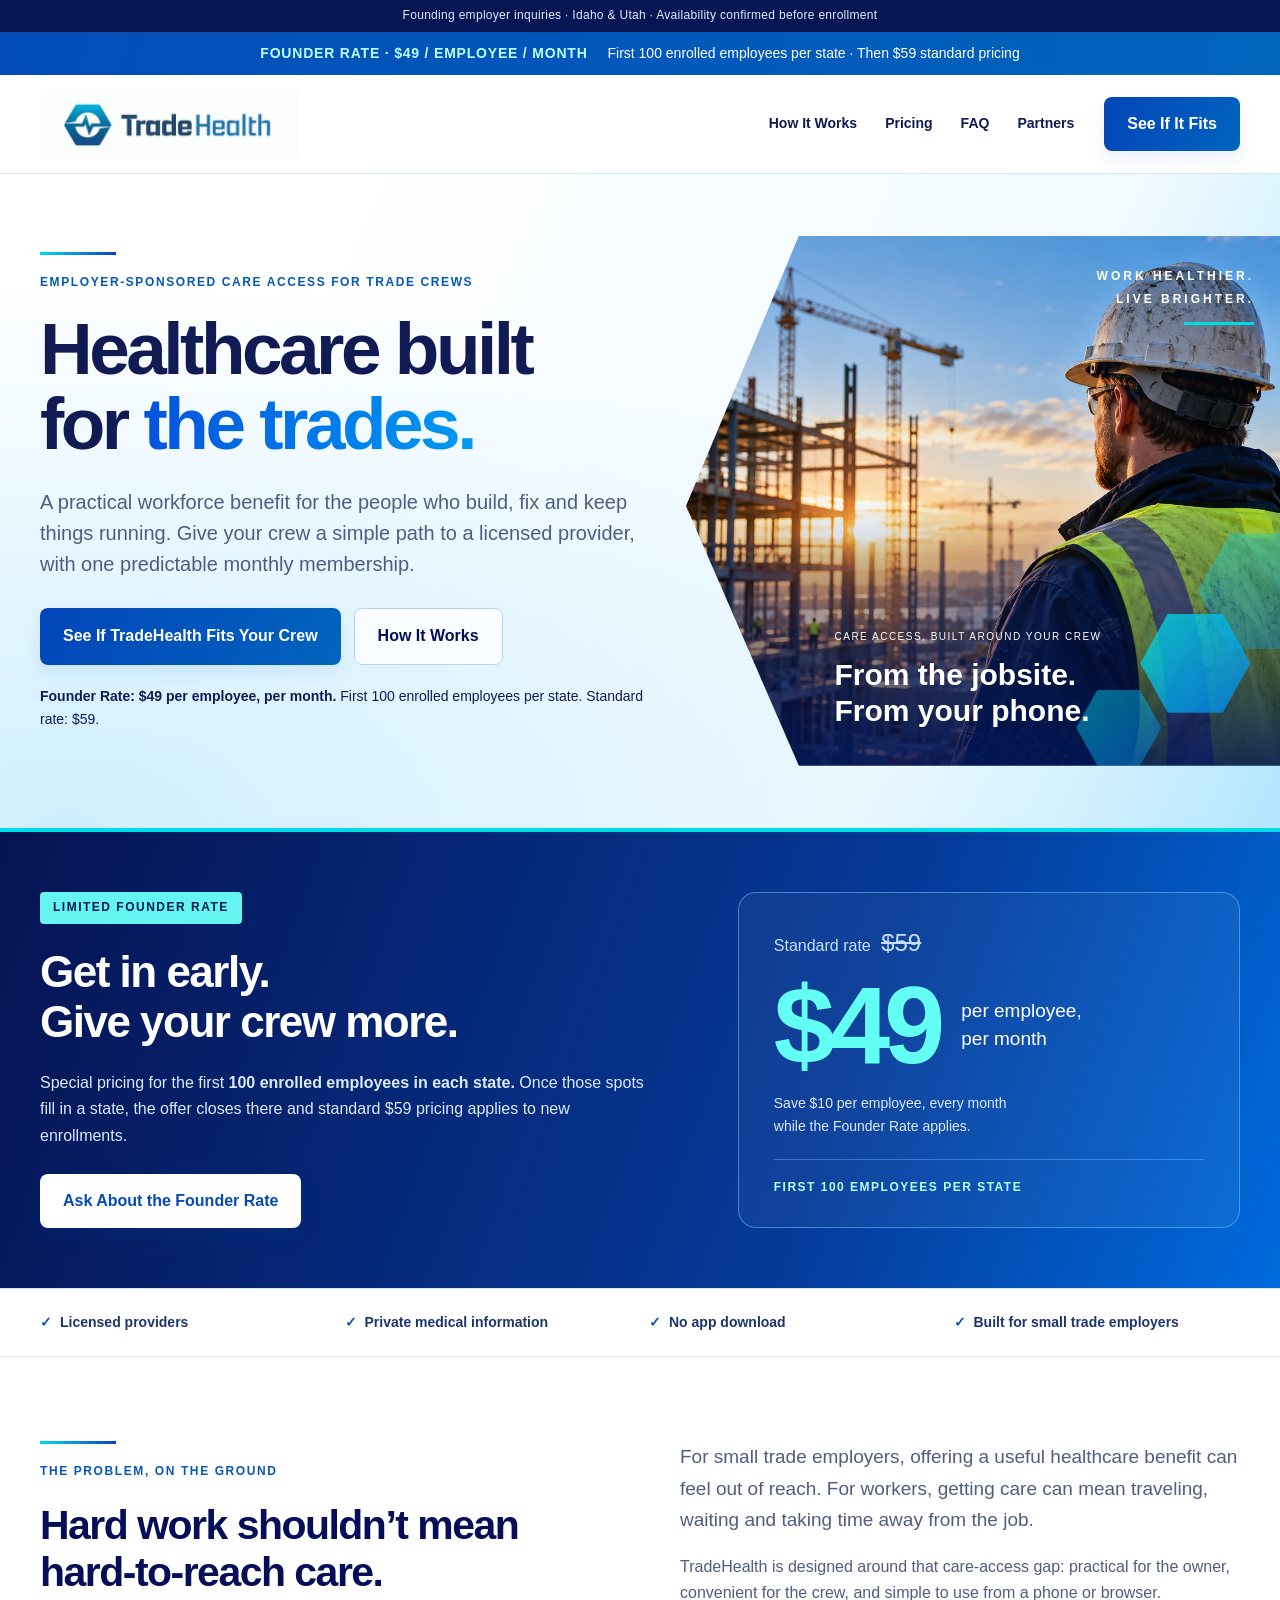
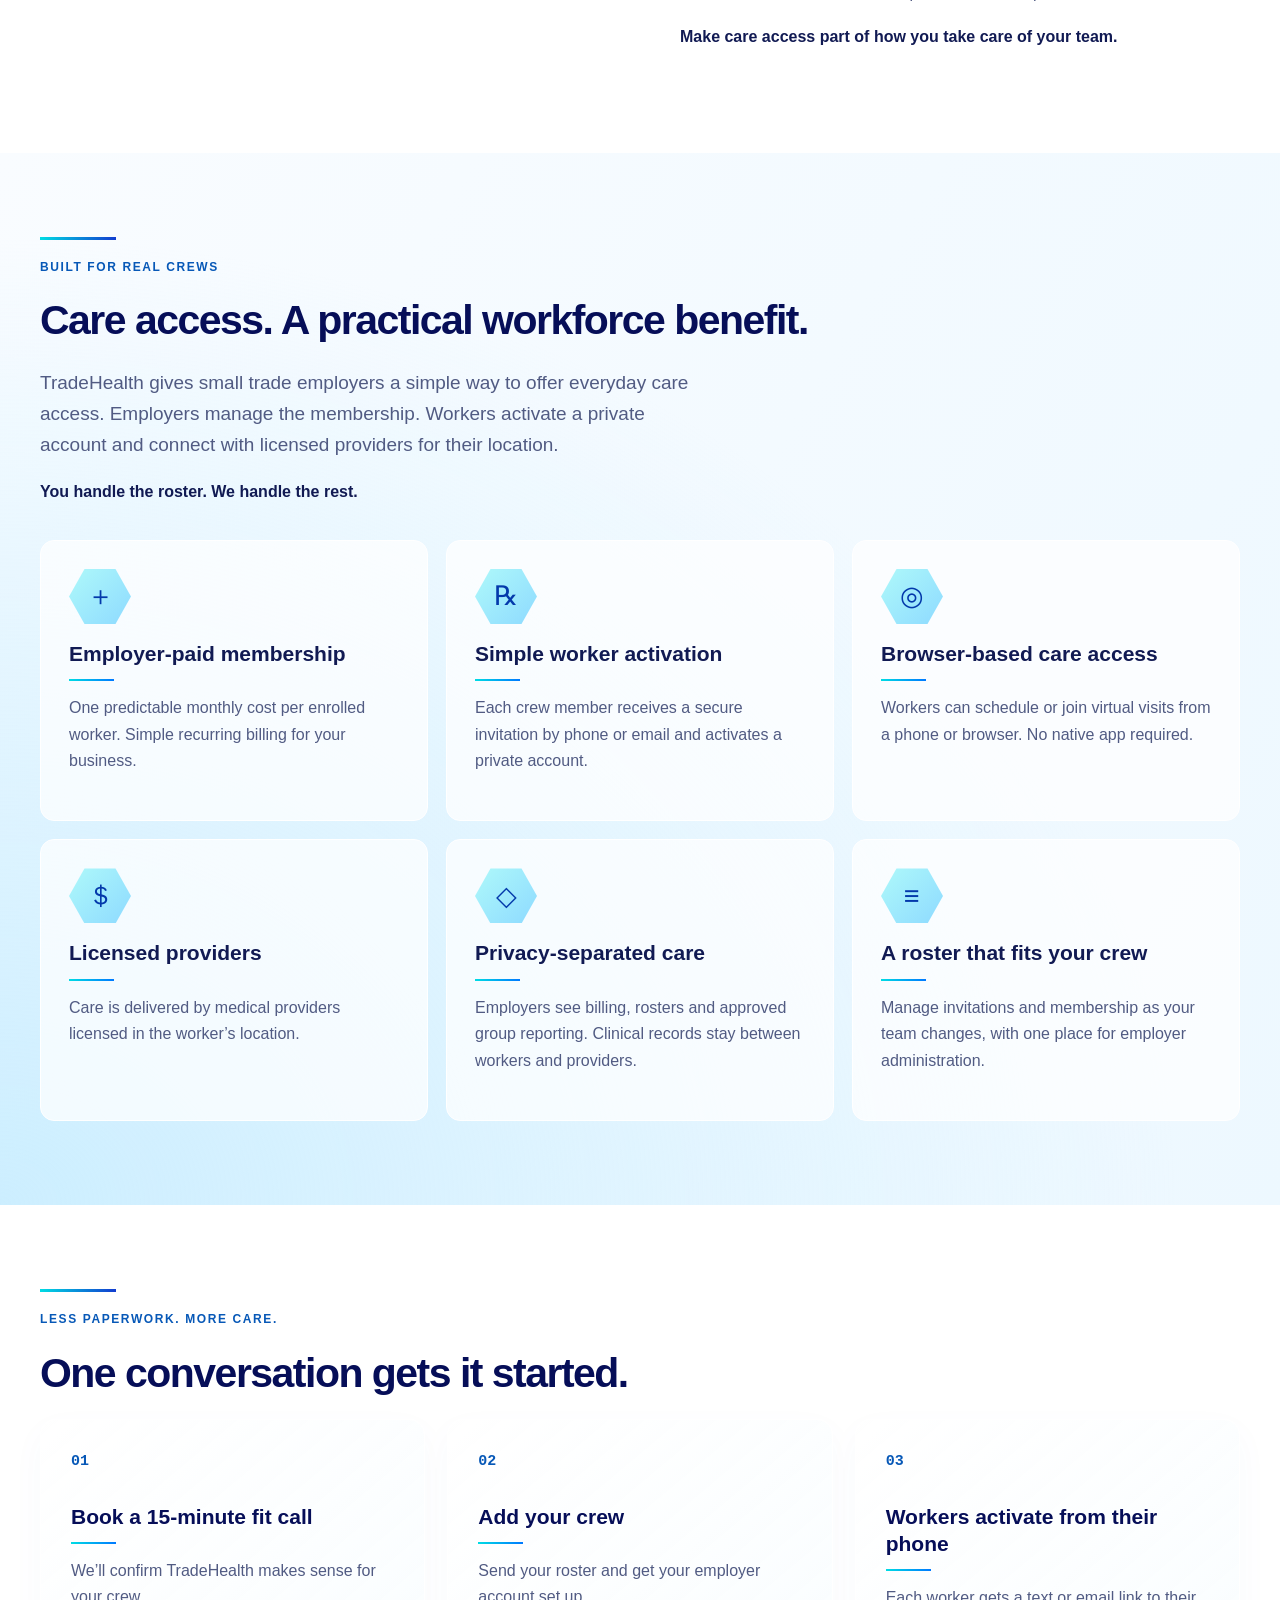
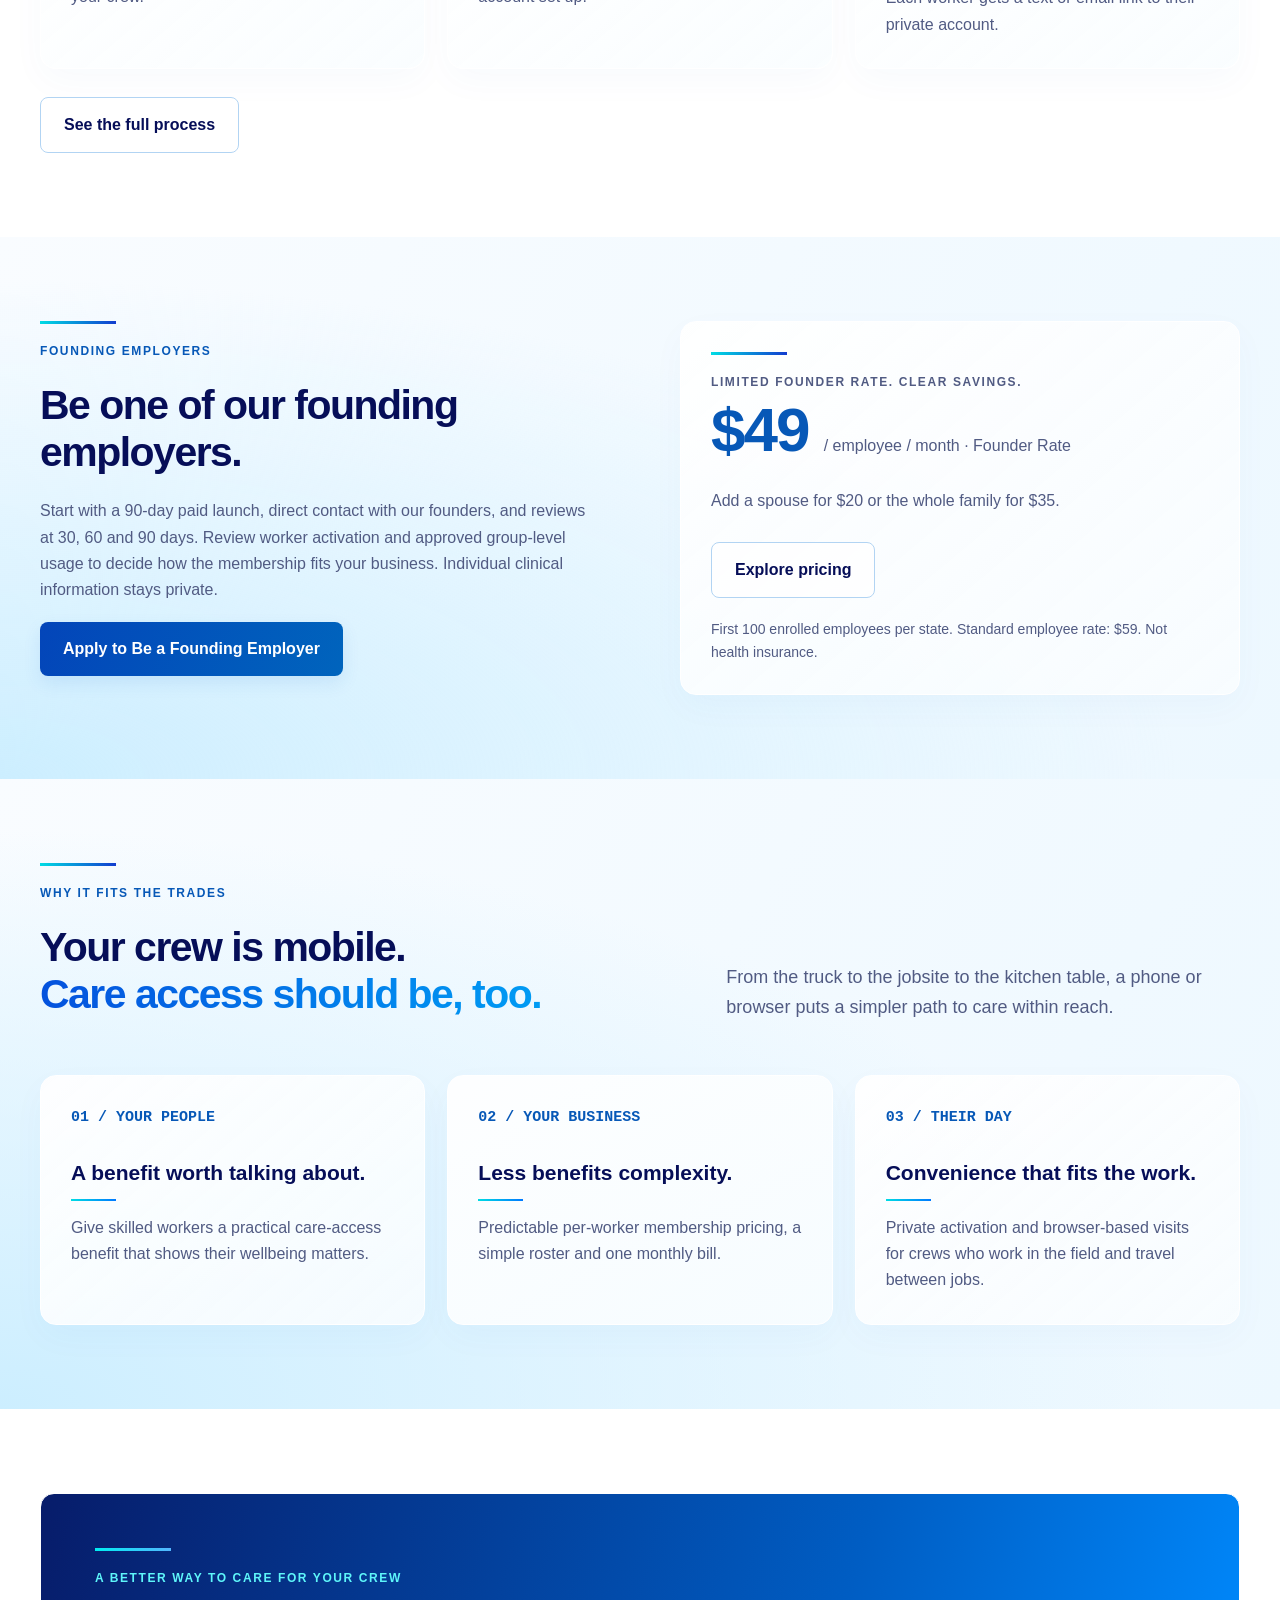
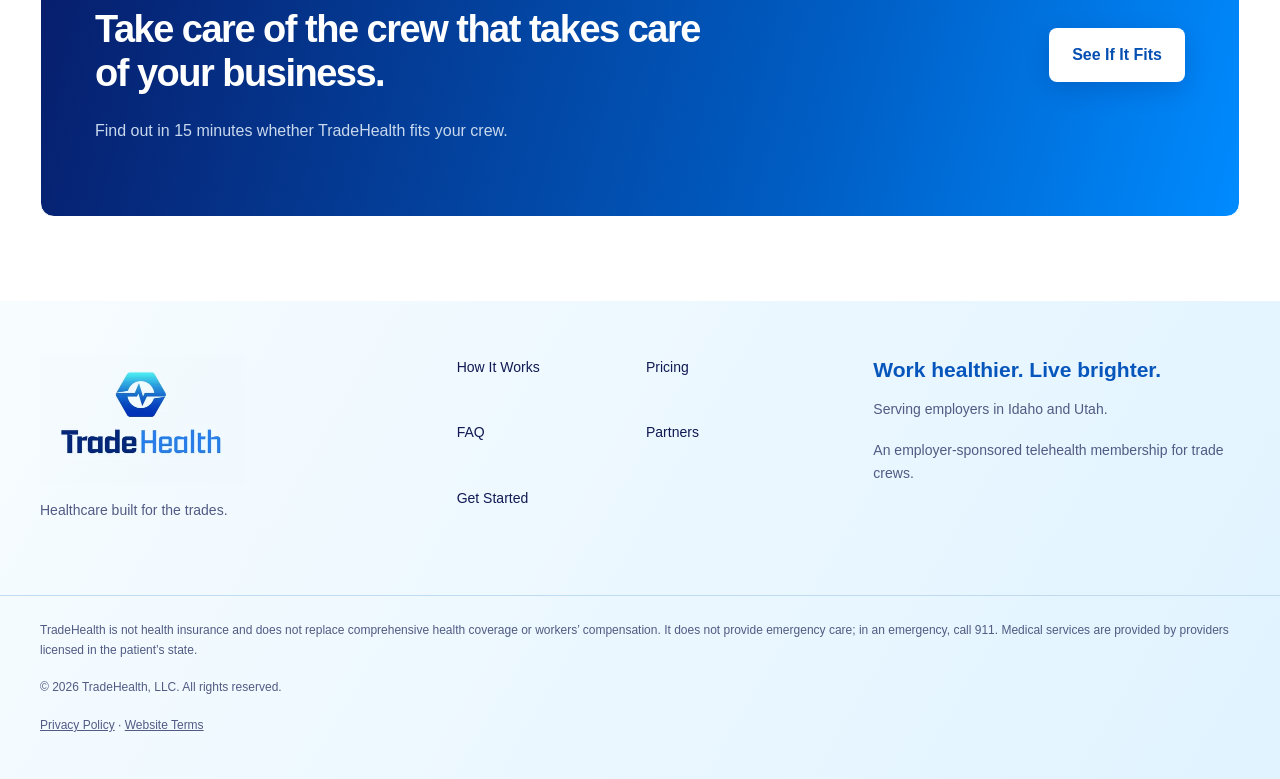
<file: index.html>
<!doctype html>
<html lang="en">
  <head>
    <meta charset="utf-8" />
    <meta name="viewport" content="width=device-width,initial-scale=1" />
    <title>Healthcare built for the trades | TradeHealth</title>
    <link rel="canonical" href="https://www.tradehealthnetwork.com/" />
    <meta
      property="og:title"
      content="Healthcare built for the trades | TradeHealth"
    />
    <meta
      property="og:description"
      content="A practical telehealth membership for trade crews. Explore pricing and talk with TradeHealth about your business."
    />
    <meta property="og:type" content="website" />
    <meta property="og:url" content="https://www.tradehealthnetwork.com/" />
    <meta
      property="og:image"
      content="https://www.tradehealthnetwork.com/social-card.jpg"
    />
    <meta name="twitter:card" content="summary_large_image" />
    <meta
      name="description"
      content="An employer-sponsored telehealth membership for trade crews. Healthcare built for the trades."
    />
    <link
      rel="icon"
      type="image/svg+xml"
      href="data:image/svg+xml,%3Csvg%20xmlns=%27http://www.w3.org/2000/svg%27%20viewBox=%270%200%2032%2032%27%3E%3Crect%20width=%2732%27%20height=%2732%27%20rx=%276%27%20fill=%27%23102f60%27/%3E%3Cpath%20d=%27M6%2016h7l3-8%204%2016%203-8h3%27%20fill=%27none%27%20stroke=%27%234fe3f0%27%20stroke-width=%273%27/%3E%3C/svg%3E"
    />
    <link rel="stylesheet" href="style.css" />
    <link rel="stylesheet" href="launch.css" />
    <script defer src="app.js"></script>
  </head>
  <body class="deck-theme">
    <a class="skip-link" href="#main-content">Skip to content</a>
    <div class="notice">
      Founding employer inquiries · Idaho &amp; Utah · Availability confirmed
      before enrollment
    </div>
    <a class="founder-ribbon" href="pricing.html#founder-rate"
      ><strong>FOUNDER RATE · $49 / EMPLOYEE / MONTH</strong
      ><span>
        First 100 enrolled employees per state · Then $59 standard pricing</span
      ></a
    >
    <header>
      <div class="wrap header-inner">
        <a class="brand" href="index.html" aria-label="TradeHealth home"
          ><img
            src="logo-horizontal.webp"
            alt="TradeHealth"
            width="520"
            height="142"
        /></a>
        <nav id="main-nav" aria-label="Main navigation">
          <a href="how-it-works.html">How It Works</a
          ><a href="pricing.html">Pricing</a><a href="faq.html">FAQ</a
          ><a href="partners.html">Partners</a>
        </nav>
        <a class="btn" href="get-started.html">See If It Fits</a
        ><button
          class="menu"
          aria-label="Toggle menu"
          aria-controls="main-nav"
          aria-expanded="false"
        >
          ☰
        </button>
      </div>
    </header>
    <main id="main-content" tabindex="-1">
      <div class="hero">
        <div class="wrap hero-grid">
          <div>
            <p class="eyebrow accent-rule">
              Employer-sponsored care access for trade crews
            </p>
            <h1>Healthcare built<br />for <span>the trades.</span></h1>
            <p class="lead">
              A practical workforce benefit for the people who build, fix and
              keep things running. Give your crew a simple path to a licensed
              provider, with one predictable monthly membership.
            </p>
            <div class="actions">
              <a class="btn" href="get-started.html"
                >See If TradeHealth Fits Your Crew</a
              ><a class="btn secondary" href="how-it-works.html"
                >How It Works</a
              >
            </div>
            <p class="price-line">
              <strong>Founder Rate: $49 per employee, per month.</strong> First
              100 enrolled employees per state. Standard rate: $59.
            </p>
          </div>
          <div class="hero-photo">
            <img
              src="hero-worker.webp"
              alt="Construction tradesperson at a building site at sunrise"
              width="1122"
              height="1402"
              fetchpriority="high"
            />
            <div class="photo-overlay"></div>
            <div class="hex-field" aria-hidden="true">
              <i></i><i></i><i></i>
            </div>
            <div class="photo-caption">
              WORK HEALTHIER.<br /><strong>LIVE BRIGHTER.</strong>
            </div>
            <div class="photo-tag">
              <span>CARE ACCESS, BUILT AROUND YOUR CREW</span
              ><strong>From the jobsite.<br />From your phone.</strong>
            </div>
          </div>
        </div>
      </div>
      <section class="founder-special" id="founder-rate">
        <div class="wrap founder-layout">
          <div>
            <span class="founder-badge">LIMITED FOUNDER RATE</span>
            <h2>Get in early.<br />Give your crew more.</h2>
            <p>
              Special pricing for the first
              <strong>100 enrolled employees in each state.</strong> Once those
              spots fill in a state, the offer closes there and standard $59
              pricing applies to new enrollments.
            </p>
            <a class="btn" href="get-started.html?interest=founder-rate"
              >Ask About the Founder Rate</a
            >
          </div>
          <div class="founder-price">
            <span class="standard-price">Standard rate <s>$59</s></span>
            <div>
              <strong>$49</strong><span>per employee,<br />per month</span>
            </div>
            <p>
              Save $10 per employee, every month<br />while the Founder Rate
              applies.
            </p>
            <span class="founder-limit">FIRST 100 EMPLOYEES PER STATE</span>
          </div>
        </div>
      </section>
      <div class="trust">
        <div class="wrap">
          <span><span class="check">✓</span>Licensed providers</span
          ><span><span class="check">✓</span>Private medical information</span
          ><span><span class="check">✓</span>No app download</span
          ><span
            ><span class="check">✓</span>Built for small trade employers</span
          >
        </div>
      </div>
      <section class="">
        <div class="wrap">
          <div class="split">
            <div>
              <p class="eyebrow accent-rule">The problem, on the ground</p>
              <h2>Hard work shouldn’t mean<br />hard-to-reach care.</h2>
            </div>
            <div>
              <p class="lead">
                For small trade employers, offering a useful healthcare benefit
                can feel out of reach. For workers, getting care can mean
                traveling, waiting and taking time away from the job.
              </p>
              <p class="muted">
                TradeHealth is designed around that care-access gap: practical
                for the owner, convenient for the crew, and simple to use from a
                phone or browser.
              </p>
              <p>
                <strong
                  >Make care access part of how you take care of your
                  team.</strong
                >
              </p>
            </div>
          </div>
        </div>
      </section>
      <section class="light">
        <div class="wrap">
          <p class="eyebrow accent-rule">Built for real crews</p>
          <h2>Care access. A practical workforce benefit.</h2>
          <p class="lead">
            TradeHealth gives small trade employers a simple way to offer
            everyday care access. Employers manage the membership. Workers
            activate a private account and connect with licensed providers for
            their location.
          </p>
          <p><strong>You handle the roster. We handle the rest.</strong></p>
          <div class="features">
            <div class="feature">
              <div class="feature-icon">＋</div>
              <h3>Employer-paid membership</h3>
              <p>
                One predictable monthly cost per enrolled worker. Simple
                recurring billing for your business.
              </p>
            </div>
            <div class="feature">
              <div class="feature-icon">℞</div>
              <h3>Simple worker activation</h3>
              <p>
                Each crew member receives a secure invitation by phone or email
                and activates a private account.
              </p>
            </div>
            <div class="feature">
              <div class="feature-icon">◎</div>
              <h3>Browser-based care access</h3>
              <p>
                Workers can schedule or join virtual visits from a phone or
                browser. No native app required.
              </p>
            </div>
            <div class="feature">
              <div class="feature-icon">＄</div>
              <h3>Licensed providers</h3>
              <p>
                Care is delivered by medical providers licensed in the worker’s
                location.
              </p>
            </div>
            <div class="feature">
              <div class="feature-icon">◇</div>
              <h3>Privacy-separated care</h3>
              <p>
                Employers see billing, rosters and approved group reporting.
                Clinical records stay between workers and providers.
              </p>
            </div>
            <div class="feature">
              <div class="feature-icon">≡</div>
              <h3>A roster that fits your crew</h3>
              <p>
                Manage invitations and membership as your team changes, with one
                place for employer administration.
              </p>
            </div>
          </div>
        </div>
      </section>
      <section class="">
        <div class="wrap">
          <p class="eyebrow accent-rule">Less paperwork. More care.</p>
          <h2>One conversation gets it started.</h2>
          <div class="cards">
            <div class="card">
              <span class="num">01</span>
              <h3>Book a 15-minute fit call</h3>
              <p>We’ll confirm TradeHealth makes sense for your crew.</p>
            </div>
            <div class="card">
              <span class="num">02</span>
              <h3>Add your crew</h3>
              <p>Send your roster and get your employer account set up.</p>
            </div>
            <div class="card">
              <span class="num">03</span>
              <h3>Workers activate from their phone</h3>
              <p>
                Each worker gets a text or email link to their private account.
              </p>
            </div>
          </div>
          <div class="actions">
            <a class="btn secondary" href="how-it-works.html"
              >See the full process</a
            >
          </div>
        </div>
      </section>
      <section class="light">
        <div class="wrap">
          <div class="split">
            <div>
              <p class="eyebrow accent-rule">Founding employers</p>
              <h2>Be one of our founding employers.</h2>
              <p class="muted">
                Start with a 90-day paid launch, direct contact with our
                founders, and reviews at 30, 60 and 90 days. Review worker
                activation and approved group-level usage to decide how the
                membership fits your business. Individual clinical information
                stays private.
              </p>
              <a class="btn" href="get-started.html?interest=founding"
                >Apply to Be a Founding Employer</a
              >
            </div>
            <div class="card">
              <p class="eyebrow accent-rule">
                Limited Founder Rate. Clear savings.
              </p>
              <div class="price">
                $49 <small>/ employee / month · Founder Rate</small>
              </div>
              <p style="margin-top: 20px">
                Add a spouse for $20 or the whole family for $35.
              </p>
              <div class="actions">
                <a class="btn secondary" href="pricing.html">Explore pricing</a>
              </div>
              <p class="small" style="margin-top: 20px">
                First 100 enrolled employees per state. Standard employee rate:
                $59. Not health insurance.
              </p>
            </div>
          </div>
        </div>
      </section>
      <section class="why-section">
        <div class="wrap">
          <div class="section-heading">
            <div>
              <p class="eyebrow accent-rule">Why it fits the trades</p>
              <h2>
                Your crew is mobile.<br /><span
                  >Care access should be, too.</span
                >
              </h2>
            </div>
            <p class="lead">
              From the truck to the jobsite to the kitchen table, a phone or
              browser puts a simpler path to care within reach.
            </p>
          </div>
          <div class="cards">
            <div class="card">
              <span class="num">01 / YOUR PEOPLE</span>
              <h3>A benefit worth talking about.</h3>
              <p>
                Give skilled workers a practical care-access benefit that shows
                their wellbeing matters.
              </p>
            </div>
            <div class="card">
              <span class="num">02 / YOUR BUSINESS</span>
              <h3>Less benefits complexity.</h3>
              <p>
                Predictable per-worker membership pricing, a simple roster and
                one monthly bill.
              </p>
            </div>
            <div class="card">
              <span class="num">03 / THEIR DAY</span>
              <h3>Convenience that fits the work.</h3>
              <p>
                Private activation and browser-based visits for crews who work
                in the field and travel between jobs.
              </p>
            </div>
          </div>
        </div>
      </section>
      <section class="">
        <div class="wrap">
          <div class="callout">
            <div>
              <p class="eyebrow accent-rule">
                A better way to care for your crew
              </p>
              <h2>Take care of the crew that takes care of your business.</h2>
              <p>Find out in 15 minutes whether TradeHealth fits your crew.</p>
            </div>
            <a class="btn" href="get-started.html">See If It Fits</a>
          </div>
        </div>
      </section>
    </main>
    <footer>
      <div class="wrap footer-main">
        <div>
          <a href="index.html"
            ><img
              class="footer-logo"
              src="logo-stacked.webp"
              alt="TradeHealth"
              width="410"
              height="255"
              loading="lazy"
          /></a>
          <p class="small">Healthcare built for the trades.</p>
        </div>
        <div class="footer-links">
          <a href="how-it-works.html">How It Works</a
          ><a href="pricing.html">Pricing</a><a href="faq.html">FAQ</a
          ><a href="partners.html">Partners</a
          ><a href="get-started.html">Get Started</a>
        </div>
        <div>
          <h3>Work healthier. Live brighter.</h3>
          <p class="small">Serving employers in Idaho and Utah.</p>
          <p class="small">
            An employer-sponsored telehealth membership for trade crews.
          </p>
        </div>
      </div>
      <div class="wrap footer-bottom">
        <p>
          TradeHealth is not health insurance and does not replace comprehensive
          health coverage or workers’ compensation. It does not provide
          emergency care; in an emergency, call 911. Medical services are
          provided by providers licensed in the patient’s state.
        </p>
        <p>© 2026 TradeHealth, LLC. All rights reserved.</p>
        <p>
          <a href="privacy.html">Privacy Policy</a> ·
          <a href="terms.html">Website Terms</a>
        </p>
      </div>
    </footer>
  </body>
</html>
</file>
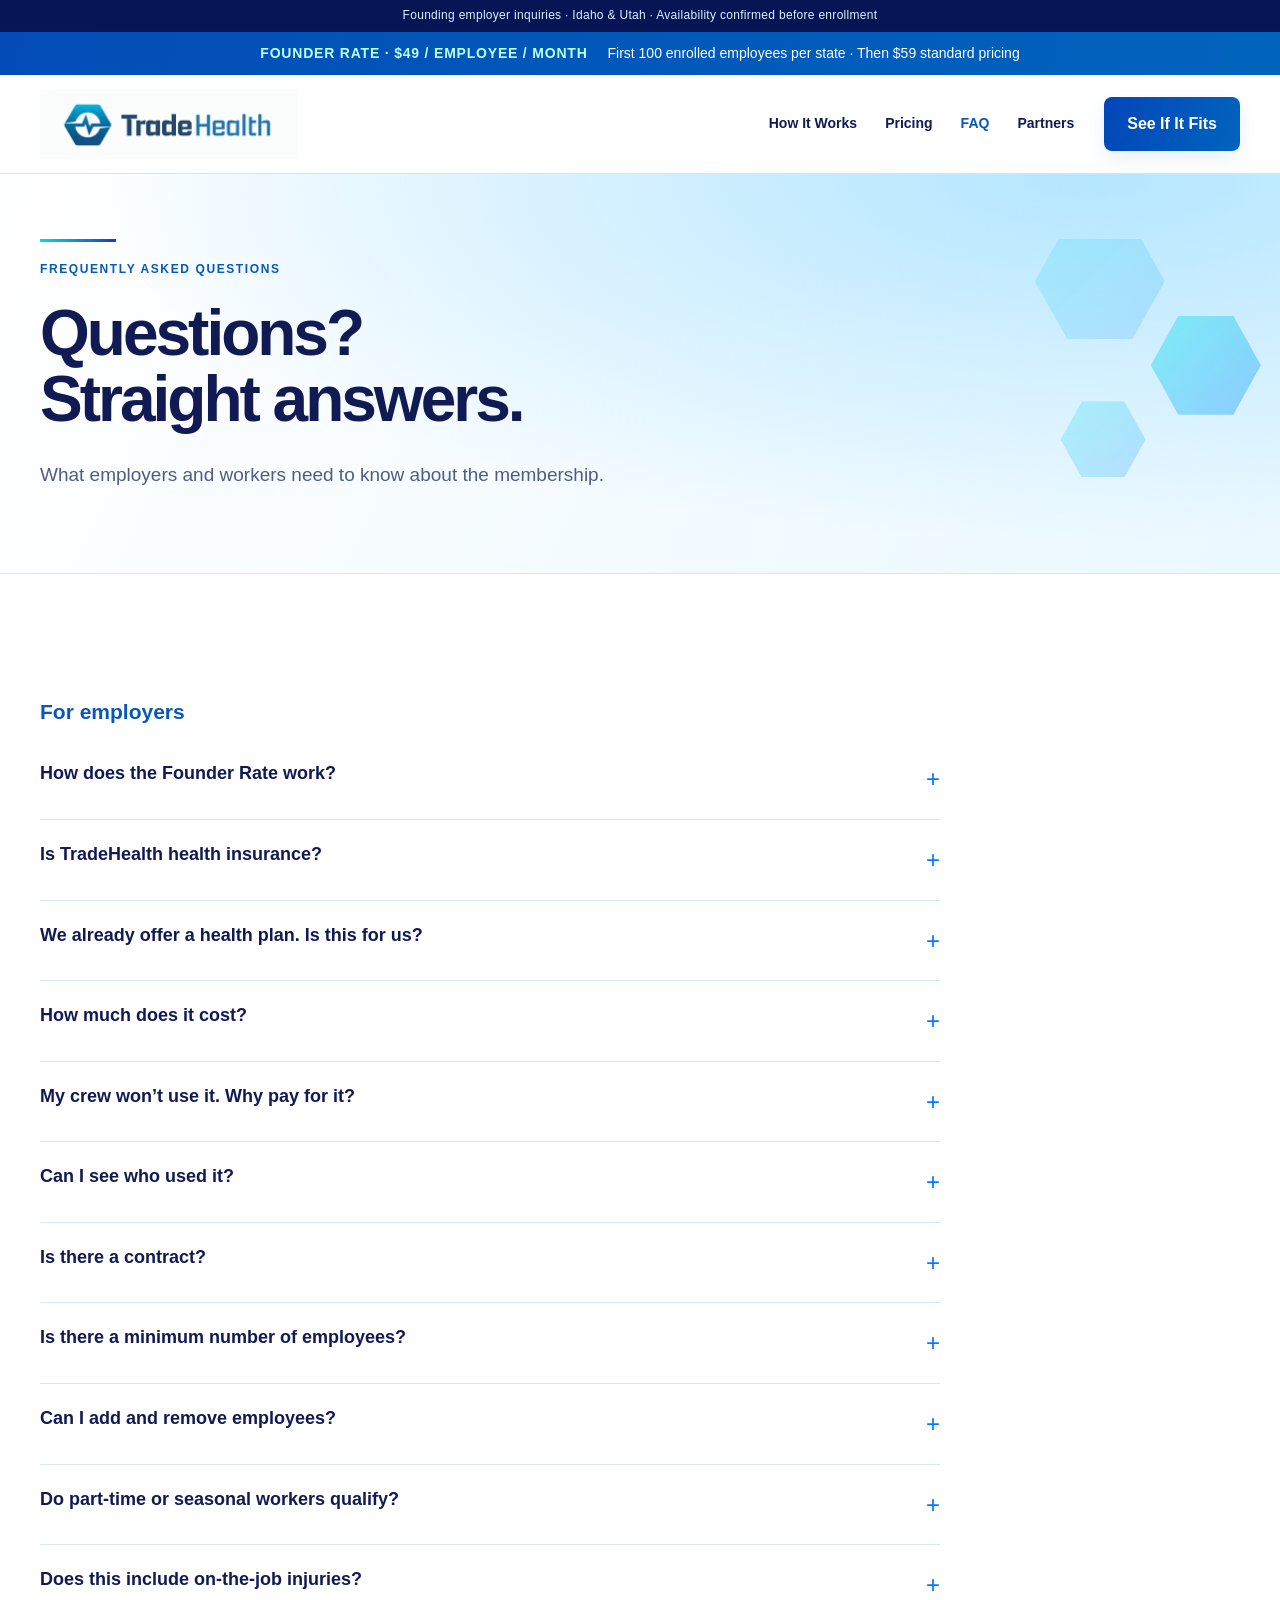
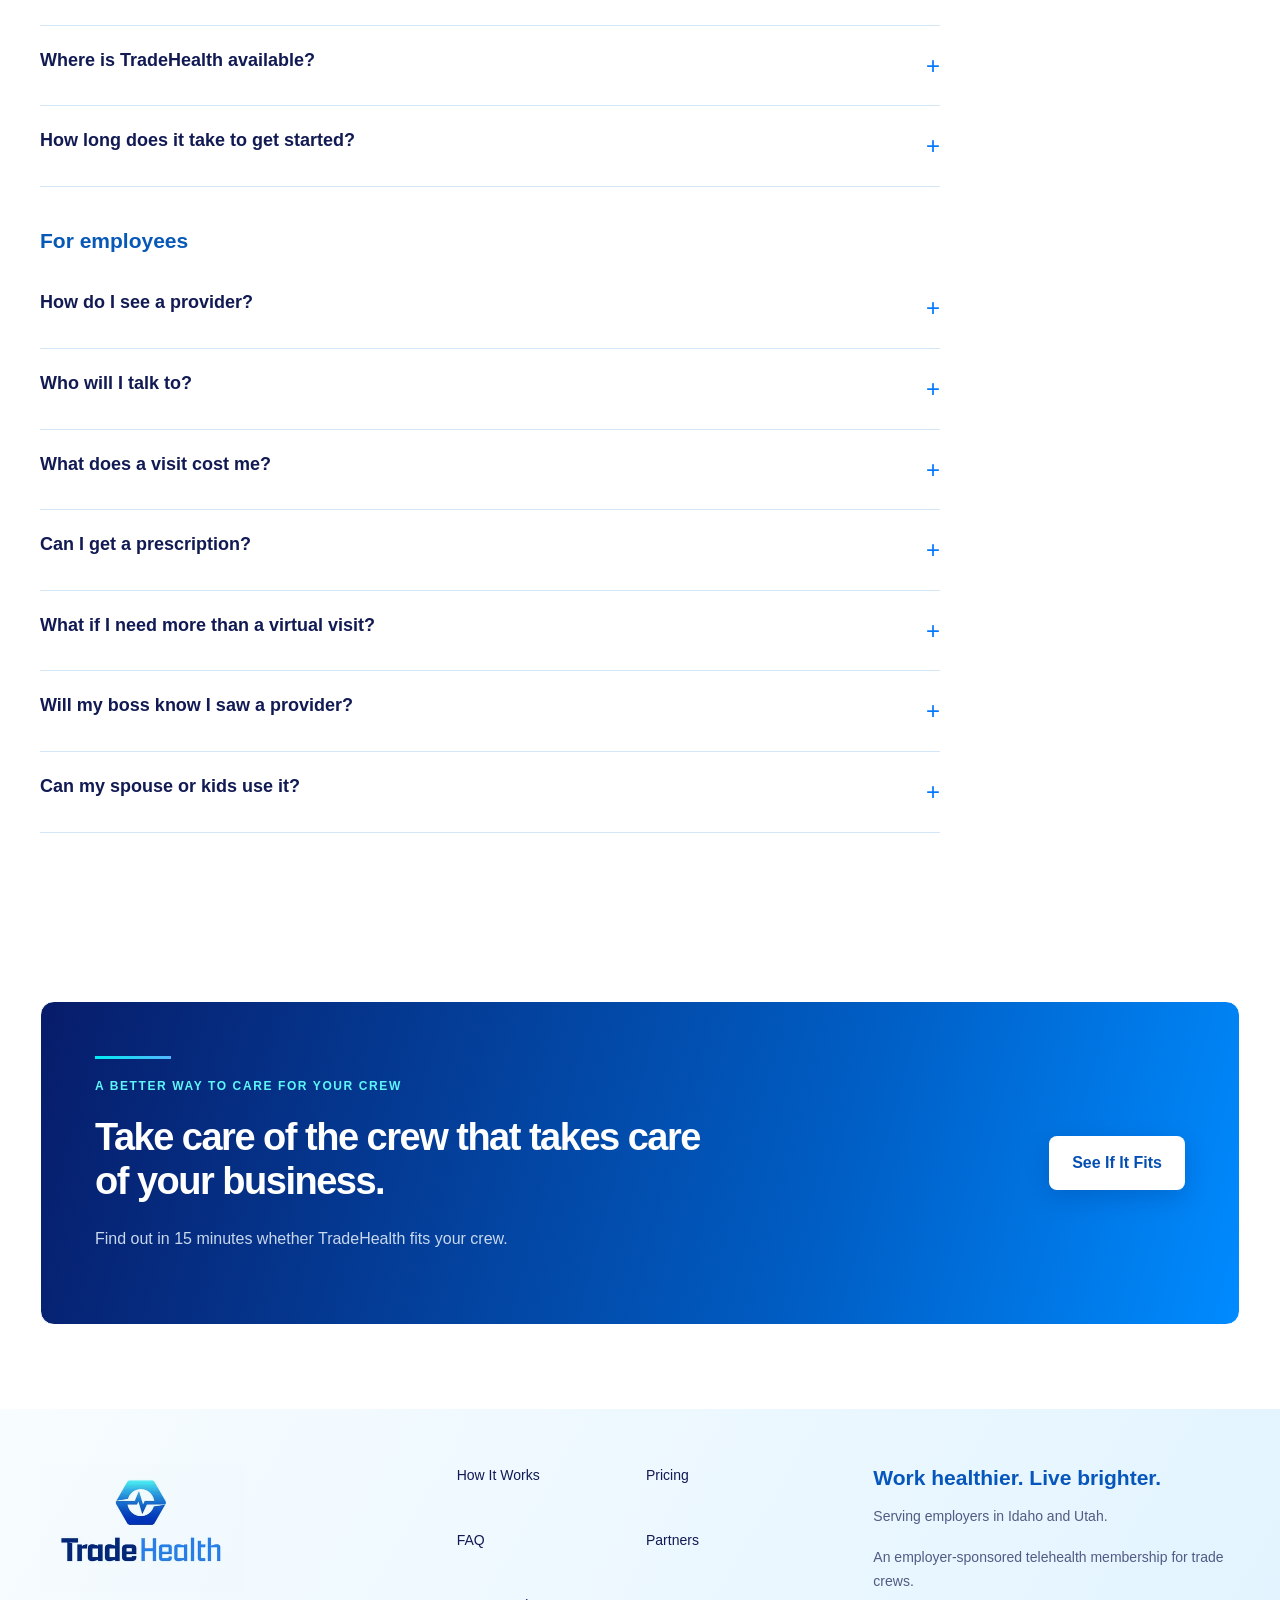
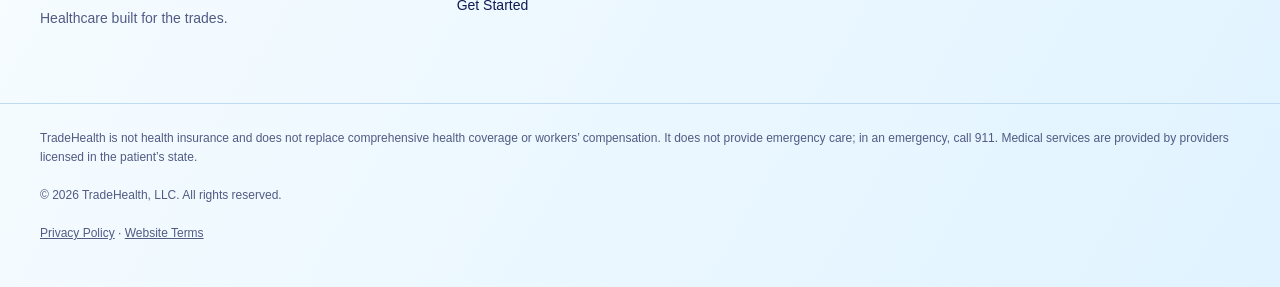
<file: faq.html>
<!doctype html>
<html lang="en">
  <head>
    <meta charset="utf-8" />
    <meta name="viewport" content="width=device-width,initial-scale=1" />
    <title>FAQ | TradeHealth</title>
    <link rel="canonical" href="https://www.tradehealthnetwork.com/faq.html" />
    <meta
      name="description"
      content="Straight answers about TradeHealth pricing, telehealth visits, employee privacy, eligibility and the founding employer launch."
    />
    <link
      rel="icon"
      type="image/svg+xml"
      href="data:image/svg+xml,%3Csvg%20xmlns=%27http://www.w3.org/2000/svg%27%20viewBox=%270%200%2032%2032%27%3E%3Crect%20width=%2732%27%20height=%2732%27%20rx=%276%27%20fill=%27%23102f60%27/%3E%3Cpath%20d=%27M6%2016h7l3-8%204%2016%203-8h3%27%20fill=%27none%27%20stroke=%27%234fe3f0%27%20stroke-width=%273%27/%3E%3C/svg%3E"
    />
    <link rel="stylesheet" href="style.css" />
    <link rel="stylesheet" href="launch.css" />
    <script defer src="app.js"></script>
  </head>
  <body class="deck-theme">
    <a class="skip-link" href="#main-content">Skip to content</a>
    <div class="notice">
      Founding employer inquiries · Idaho &amp; Utah · Availability confirmed
      before enrollment
    </div>
    <a class="founder-ribbon" href="pricing.html#founder-rate"
      ><strong>FOUNDER RATE · $49 / EMPLOYEE / MONTH</strong
      ><span>
        First 100 enrolled employees per state · Then $59 standard pricing</span
      ></a
    >
    <header>
      <div class="wrap header-inner">
        <a class="brand" href="index.html" aria-label="TradeHealth home"
          ><img
            src="logo-horizontal.webp"
            alt="TradeHealth"
            width="520"
            height="142"
        /></a>
        <nav id="main-nav" aria-label="Main navigation">
          <a href="how-it-works.html">How It Works</a
          ><a href="pricing.html">Pricing</a
          ><a class="active" aria-current="page" href="faq.html">FAQ</a
          ><a href="partners.html">Partners</a>
        </nav>
        <a class="btn" href="get-started.html">See If It Fits</a
        ><button
          class="menu"
          aria-label="Toggle menu"
          aria-controls="main-nav"
          aria-expanded="false"
        >
          ☰
        </button>
      </div>
    </header>
    <main id="main-content" tabindex="-1">
      <div class="page-head">
        <div class="wrap">
          <p class="eyebrow accent-rule">Frequently asked questions</p>
          <h1>Questions?<br />Straight answers.</h1>
          <p class="lead">
            What employers and workers need to know about the membership.
          </p>
          <div class="hex-field" aria-hidden="true"><i></i><i></i><i></i></div>
        </div>
      </div>
      <section class="">
        <div class="wrap">
          <div class="faq-wrap">
            <h3>For employers</h3>
            <details>
              <summary>How does the Founder Rate work?</summary>
              <p>
                The first 100 enrolled employees in each state are eligible for
                the $49 per employee, per month Founder Rate. This is an
                employee limit, not an employer limit. Once a state reaches 100
                enrolled employees, the special ends there and the standard $59
                rate applies to new enrollments. Ask us to confirm availability
                and the rate duration and renewal terms before you enroll.
              </p>
            </details>
            <details>
              <summary>Is TradeHealth health insurance?</summary>
              <p>
                No. TradeHealth is an employer-sponsored telehealth membership.
                It gives workers access to licensed medical providers for a flat
                monthly fee. It is not insurance and does not process insurance
                claims.
              </p>
            </details>
            <details>
              <summary>We already offer a health plan. Is this for us?</summary>
              <p>
                Maybe. Some employers add TradeHealth so field workers can get
                everyday care without leaving the jobsite. If your current
                benefit already handles that well, TradeHealth may not add much.
                We’ll discuss that on the fit call.
              </p>
            </details>
            <details>
              <summary>How much does it cost?</summary>
              <p>
                The standard rate is $59 per employee, per month. The limited
                Founder Rate is $49 per employee, per month for the first 100
                enrolled employees in each state. Once those spots fill in a
                state, the offer closes there and standard pricing applies to
                new enrollments. Spouse and family add-ons remain $20 and $35,
                billed to the employer.
              </p>
            </details>
            <details>
              <summary>My crew won’t use it. Why pay for it?</summary>
              <p>
                That’s what the 90-day launch helps you evaluate. We review
                activation and usage in group totals at 30, 60 and 90 days.
              </p>
            </details>
            <details>
              <summary>Can I see who used it?</summary>
              <p>
                No. Employers see billing, rosters and approved group-level
                reporting. Individual visits, diagnoses, prescriptions and
                clinical records stay separate from the employer workflow.
              </p>
            </details>
            <details>
              <summary>Is there a contract?</summary>
              <p>
                Your first 90 days are a paid launch period. Renewal and
                cancellation terms will be explained before enrollment.
              </p>
            </details>
            <details>
              <summary>Is there a minimum number of employees?</summary>
              <p>
                No minimum during the founding launch. TradeHealth is built for
                crews of about 5 to 49, but smaller businesses are welcome.
              </p>
            </details>
            <details>
              <summary>Can I add and remove employees?</summary>
              <p>
                Yes. Manage your crew roster in the employer portal. Billing
                treatment for roster changes will be confirmed before
                enrollment.
              </p>
            </details>
            <details>
              <summary>Do part-time or seasonal workers qualify?</summary>
              <p>
                Tell us about your crew on the fit call so we can confirm
                eligibility.
              </p>
            </details>
            <details>
              <summary>Does this include on-the-job injuries?</summary>
              <p>
                No. Work-related injuries go through your workers’ compensation
                carrier.
              </p>
            </details>
            <details>
              <summary>Where is TradeHealth available?</summary>
              <p>
                The founding employer launch is focused on Idaho and Utah.
                Availability is confirmed during enrollment.
              </p>
            </details>
            <details>
              <summary>How long does it take to get started?</summary>
              <p>
                We’ll walk through account setup, your roster and worker
                activation on your fit call, and confirm your start date.
              </p>
            </details>
            <h3>For employees</h3>
            <details>
              <summary>How do I see a provider?</summary>
              <p>
                By phone or video, from your phone’s browser. No app download is
                required. Visit hours and appointment availability will be
                provided during enrollment.
              </p>
            </details>
            <details>
              <summary>Who will I talk to?</summary>
              <p>A medical provider licensed in your state.</p>
            </details>
            <details>
              <summary>What does a visit cost me?</summary>
              <p>
                Nothing for a TradeHealth visit. Your employer pays for the
                membership.
              </p>
            </details>
            <details>
              <summary>Can I get a prescription?</summary>
              <p>
                When your provider decides it’s clinically appropriate.
                Prescriptions can be sent to your chosen pharmacy. Medication
                costs and any prescribing exclusions will be confirmed during
                enrollment.
              </p>
            </details>
            <details>
              <summary>What if I need more than a virtual visit?</summary>
              <p>
                Your provider will advise you on next steps. For emergencies,
                call 911.
              </p>
            </details>
            <details>
              <summary>Will my boss know I saw a provider?</summary>
              <p>
                No. Employers receive group totals, never individual visit
                information or medical records.
              </p>
            </details>
            <details>
              <summary>Can my spouse or kids use it?</summary>
              <p>
                Spouse and family options are available through employer
                add-ons. Dependent eligibility is confirmed before enrollment.
              </p>
            </details>
          </div>
        </div>
      </section>
      <section class="">
        <div class="wrap">
          <div class="callout">
            <div>
              <p class="eyebrow accent-rule">
                A better way to care for your crew
              </p>
              <h2>Take care of the crew that takes care of your business.</h2>
              <p>Find out in 15 minutes whether TradeHealth fits your crew.</p>
            </div>
            <a class="btn" href="get-started.html">See If It Fits</a>
          </div>
        </div>
      </section>
    </main>
    <footer>
      <div class="wrap footer-main">
        <div>
          <a href="index.html"
            ><img
              class="footer-logo"
              src="logo-stacked.webp"
              alt="TradeHealth"
              width="410"
              height="255"
              loading="lazy"
          /></a>
          <p class="small">Healthcare built for the trades.</p>
        </div>
        <div class="footer-links">
          <a href="how-it-works.html">How It Works</a
          ><a href="pricing.html">Pricing</a><a href="faq.html">FAQ</a
          ><a href="partners.html">Partners</a
          ><a href="get-started.html">Get Started</a>
        </div>
        <div>
          <h3>Work healthier. Live brighter.</h3>
          <p class="small">Serving employers in Idaho and Utah.</p>
          <p class="small">
            An employer-sponsored telehealth membership for trade crews.
          </p>
        </div>
      </div>
      <div class="wrap footer-bottom">
        <p>
          TradeHealth is not health insurance and does not replace comprehensive
          health coverage or workers’ compensation. It does not provide
          emergency care; in an emergency, call 911. Medical services are
          provided by providers licensed in the patient’s state.
        </p>
        <p>© 2026 TradeHealth, LLC. All rights reserved.</p>
        <p>
          <a href="privacy.html">Privacy Policy</a> ·
          <a href="terms.html">Website Terms</a>
        </p>
      </div>
    </footer>
  </body>
</html>
</file>
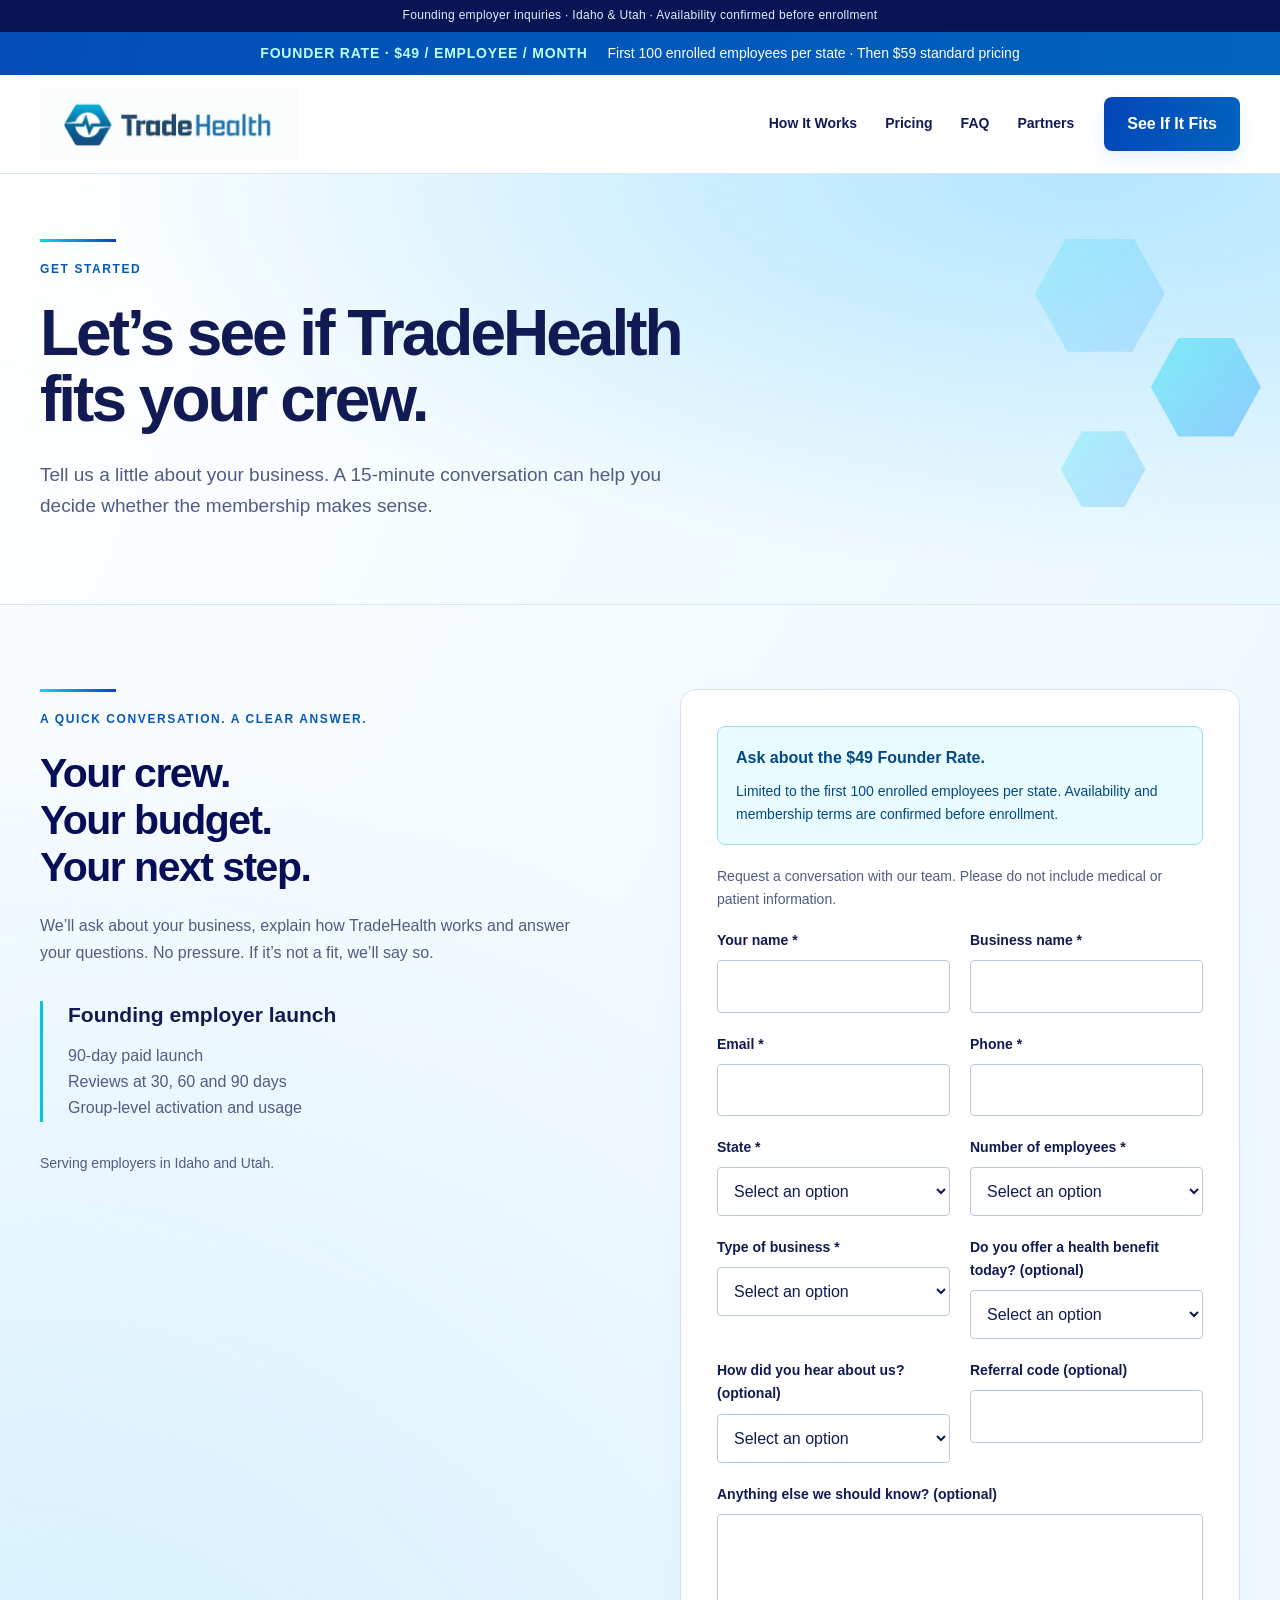
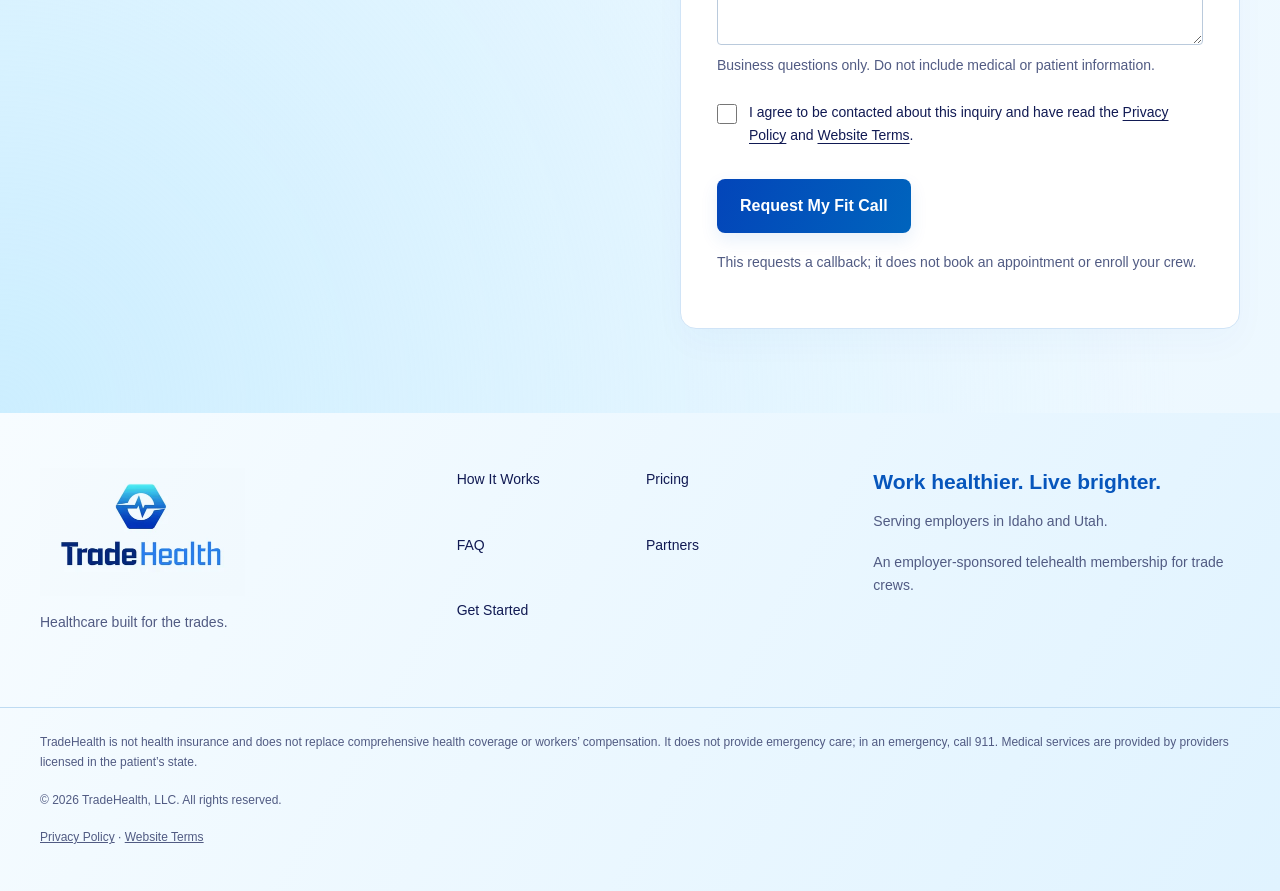
<file: get-started.html>
<!doctype html>
<html lang="en">
  <head>
    <meta charset="utf-8" />
    <meta name="viewport" content="width=device-width,initial-scale=1" />
    <title>Get Started | TradeHealth</title>
    <link
      rel="canonical"
      href="https://www.tradehealthnetwork.com/get-started.html"
    />
    <meta
      name="description"
      content="Tell TradeHealth about your business and request a 15-minute fit call to discuss telehealth membership for your crew."
    />
    <link
      rel="icon"
      type="image/svg+xml"
      href="data:image/svg+xml,%3Csvg%20xmlns=%27http://www.w3.org/2000/svg%27%20viewBox=%270%200%2032%2032%27%3E%3Crect%20width=%2732%27%20height=%2732%27%20rx=%276%27%20fill=%27%23102f60%27/%3E%3Cpath%20d=%27M6%2016h7l3-8%204%2016%203-8h3%27%20fill=%27none%27%20stroke=%27%234fe3f0%27%20stroke-width=%273%27/%3E%3C/svg%3E"
    />
    <link rel="stylesheet" href="style.css" />
    <link rel="stylesheet" href="launch.css" />
    <script defer src="app.js"></script>
  </head>
  <body class="deck-theme">
    <a class="skip-link" href="#main-content">Skip to content</a>
    <div class="notice">
      Founding employer inquiries · Idaho &amp; Utah · Availability confirmed
      before enrollment
    </div>
    <a class="founder-ribbon" href="pricing.html#founder-rate"
      ><strong>FOUNDER RATE · $49 / EMPLOYEE / MONTH</strong
      ><span>
        First 100 enrolled employees per state · Then $59 standard pricing</span
      ></a
    >
    <header>
      <div class="wrap header-inner">
        <a class="brand" href="index.html" aria-label="TradeHealth home"
          ><img
            src="logo-horizontal.webp"
            alt="TradeHealth"
            width="520"
            height="142"
        /></a>
        <nav id="main-nav" aria-label="Main navigation">
          <a href="how-it-works.html">How It Works</a
          ><a href="pricing.html">Pricing</a><a href="faq.html">FAQ</a
          ><a href="partners.html">Partners</a>
        </nav>
        <a class="btn" href="get-started.html">See If It Fits</a
        ><button
          class="menu"
          aria-label="Toggle menu"
          aria-controls="main-nav"
          aria-expanded="false"
        >
          ☰
        </button>
      </div>
    </header>
    <main id="main-content" tabindex="-1">
      <div class="page-head">
        <div class="wrap">
          <p class="eyebrow accent-rule">Get started</p>
          <h1>Let’s see if TradeHealth<br />fits your crew.</h1>
          <p class="lead">
            Tell us a little about your business. A 15-minute conversation can
            help you decide whether the membership makes sense.
          </p>
          <div class="hex-field" aria-hidden="true"><i></i><i></i><i></i></div>
        </div>
      </div>
      <section class="light">
        <div class="wrap">
          <div class="split">
            <div>
              <p class="eyebrow accent-rule">
                A quick conversation. A clear answer.
              </p>
              <h2>Your crew.<br />Your budget.<br />Your next step.</h2>
              <p class="muted">
                We’ll ask about your business, explain how TradeHealth works and
                answer your questions. No pressure. If it’s not a fit, we’ll say
                so.
              </p>
              <div class="privacy" style="margin-top: 35px">
                <h3>Founding employer launch</h3>
                <p class="muted">
                  90-day paid launch<br />Reviews at 30, 60 and 90 days<br />Group-level
                  activation and usage
                </p>
              </div>
              <p class="small" style="margin-top: 30px">
                Serving employers in Idaho and Utah.
              </p>
            </div>
            <div class="form-panel">
              <div class="founder-form-note">
                <strong>Ask about the $49 Founder Rate.</strong>
                <p>
                  Limited to the first 100 enrolled employees per state.
                  Availability and membership terms are confirmed before
                  enrollment.
                </p>
              </div>
              <p class="small">
                Request a conversation with our team. Please do not include
                medical or patient information.
              </p>
              <form
                name="employer-inquiry"
                method="POST"
                action="https://formspree.io/f/xjyywzyg"
                data-success-url="/thank-you.html"
                data-inquiry
              >
                <input
                  type="hidden"
                  name="form-name"
                  value="employer-inquiry"
                />
                <input
                  type="hidden"
                  name="_subject"
                  value="TradeHealth — Employer fit call inquiry"
                />
                <input
                  type="hidden"
                  name="interest"
                  id="interest"
                  value="general"
                />
                <p class="hidden" aria-hidden="true">
                  <label
                    >Leave this blank<input
                      name="_gotcha"
                      tabindex="-1"
                      autocomplete="off"
                  /></label>
                </p>
                <div class="form-grid">
                  <div>
                    <label for="yourname">Your name *</label
                    ><input
                      id="yourname"
                      name="yourname"
                      type="text"
                      required
                      autocomplete="name"
                      maxlength="120"
                    />
                  </div>
                  <div>
                    <label for="businessname">Business name *</label
                    ><input
                      id="businessname"
                      name="businessname"
                      type="text"
                      required
                      autocomplete="organization"
                      maxlength="160"
                    />
                  </div>
                  <div>
                    <label for="email">Email *</label
                    ><input
                      id="email"
                      name="email"
                      type="email"
                      required
                      autocomplete="email"
                    />
                  </div>
                  <div>
                    <label for="phone">Phone *</label
                    ><input
                      id="phone"
                      name="phone"
                      type="tel"
                      required
                      autocomplete="tel"
                      maxlength="40"
                    />
                  </div>
                  <div>
                    <label for="state">State *</label
                    ><select id="state" name="state" required>
                      <option value="">Select an option</option>
                      <option>Idaho</option>
                      <option>Utah</option>
                      <option>Other</option>
                    </select>
                  </div>
                  <div>
                    <label for="numberofemployees">Number of employees *</label
                    ><select
                      id="numberofemployees"
                      name="numberofemployees"
                      required
                    >
                      <option value="">Select an option</option>
                      <option>1–4</option>
                      <option>5–9</option>
                      <option>10–24</option>
                      <option>25–49</option>
                      <option>50+</option>
                    </select>
                  </div>
                  <div>
                    <label for="typeofbusiness">Type of business *</label
                    ><select id="typeofbusiness" name="typeofbusiness" required>
                      <option value="">Select an option</option>
                      <option>HVAC</option>
                      <option>Plumbing</option>
                      <option>Electrical</option>
                      <option>Roofing</option>
                      <option>Concrete</option>
                      <option>Excavation</option>
                      <option>Remodeling</option>
                      <option>Landscaping / Home services</option>
                      <option>Other</option>
                    </select>
                  </div>
                  <div>
                    <label for="doyouofferahealthbenefittoday"
                      >Do you offer a health benefit today? (optional)</label
                    ><select
                      id="doyouofferahealthbenefittoday"
                      name="doyouofferahealthbenefittoday"
                    >
                      <option value="">Select an option</option>
                      <option>No</option>
                      <option>Yes — group health plan</option>
                      <option>Yes — something else</option>
                      <option>Not sure</option>
                    </select>
                  </div>
                  <div>
                    <label for="howdidyouhearaboutus"
                      >How did you hear about us? (optional)</label
                    ><select
                      id="howdidyouhearaboutus"
                      name="howdidyouhearaboutus"
                    >
                      <option value="">Select an option</option>
                      <option>Referral from an advisor or partner</option>
                      <option>Blue Collar Connect</option>
                      <option>Association or event</option>
                      <option>Search</option>
                      <option>Other</option>
                    </select>
                  </div>
                  <div>
                    <label for="referralcode">Referral code (optional)</label
                    ><input
                      id="referralcode"
                      name="referralcode"
                      type="text"
                      autocomplete="off"
                      maxlength="100"
                    />
                  </div>
                </div>
                <label for="message" style="margin-top: 20px"
                  >Anything else we should know? (optional)</label
                >
                <textarea
                  id="message"
                  name="message"
                  rows="4"
                  maxlength="2000"
                  aria-describedby="message-help"
                ></textarea>
                <p id="message-help" class="small">
                  Business questions only. Do not include medical or patient
                  information.
                </p>
                <p id="state-note" class="form-note hidden">
                  Our founding launch focuses on Idaho and Utah. You can still
                  send an inquiry to ask about future availability in your
                  state.
                </p>
                <label class="consent"
                  ><input
                    type="checkbox"
                    name="contact-consent"
                    value="yes"
                    required
                  /><span
                    >I agree to be contacted about this inquiry and have read
                    the <a href="privacy.html">Privacy Policy</a> and
                    <a href="terms.html">Website Terms</a>.</span
                  ></label
                >
                <button type="submit" class="btn" style="margin-top: 24px">
                  Request My Fit Call
                </button>
                <p class="small" style="margin-top: 18px">
                  This requests a callback; it does not book an appointment or
                  enroll your crew.
                </p>
              </form>
              <div
                class="form-status hidden"
                role="status"
                aria-live="polite"
                tabindex="-1"
              ></div>
            </div>
          </div>
        </div>
      </section>
    </main>
    <footer>
      <div class="wrap footer-main">
        <div>
          <a href="index.html"
            ><img
              class="footer-logo"
              src="logo-stacked.webp"
              alt="TradeHealth"
              width="410"
              height="255"
              loading="lazy"
          /></a>
          <p class="small">Healthcare built for the trades.</p>
        </div>
        <div class="footer-links">
          <a href="how-it-works.html">How It Works</a
          ><a href="pricing.html">Pricing</a><a href="faq.html">FAQ</a
          ><a href="partners.html">Partners</a
          ><a href="get-started.html">Get Started</a>
        </div>
        <div>
          <h3>Work healthier. Live brighter.</h3>
          <p class="small">Serving employers in Idaho and Utah.</p>
          <p class="small">
            An employer-sponsored telehealth membership for trade crews.
          </p>
        </div>
      </div>
      <div class="wrap footer-bottom">
        <p>
          TradeHealth is not health insurance and does not replace comprehensive
          health coverage or workers’ compensation. It does not provide
          emergency care; in an emergency, call 911. Medical services are
          provided by providers licensed in the patient’s state.
        </p>
        <p>© 2026 TradeHealth, LLC. All rights reserved.</p>
        <p>
          <a href="privacy.html">Privacy Policy</a> ·
          <a href="terms.html">Website Terms</a>
        </p>
      </div>
    </footer>
  </body>
</html>
</file>
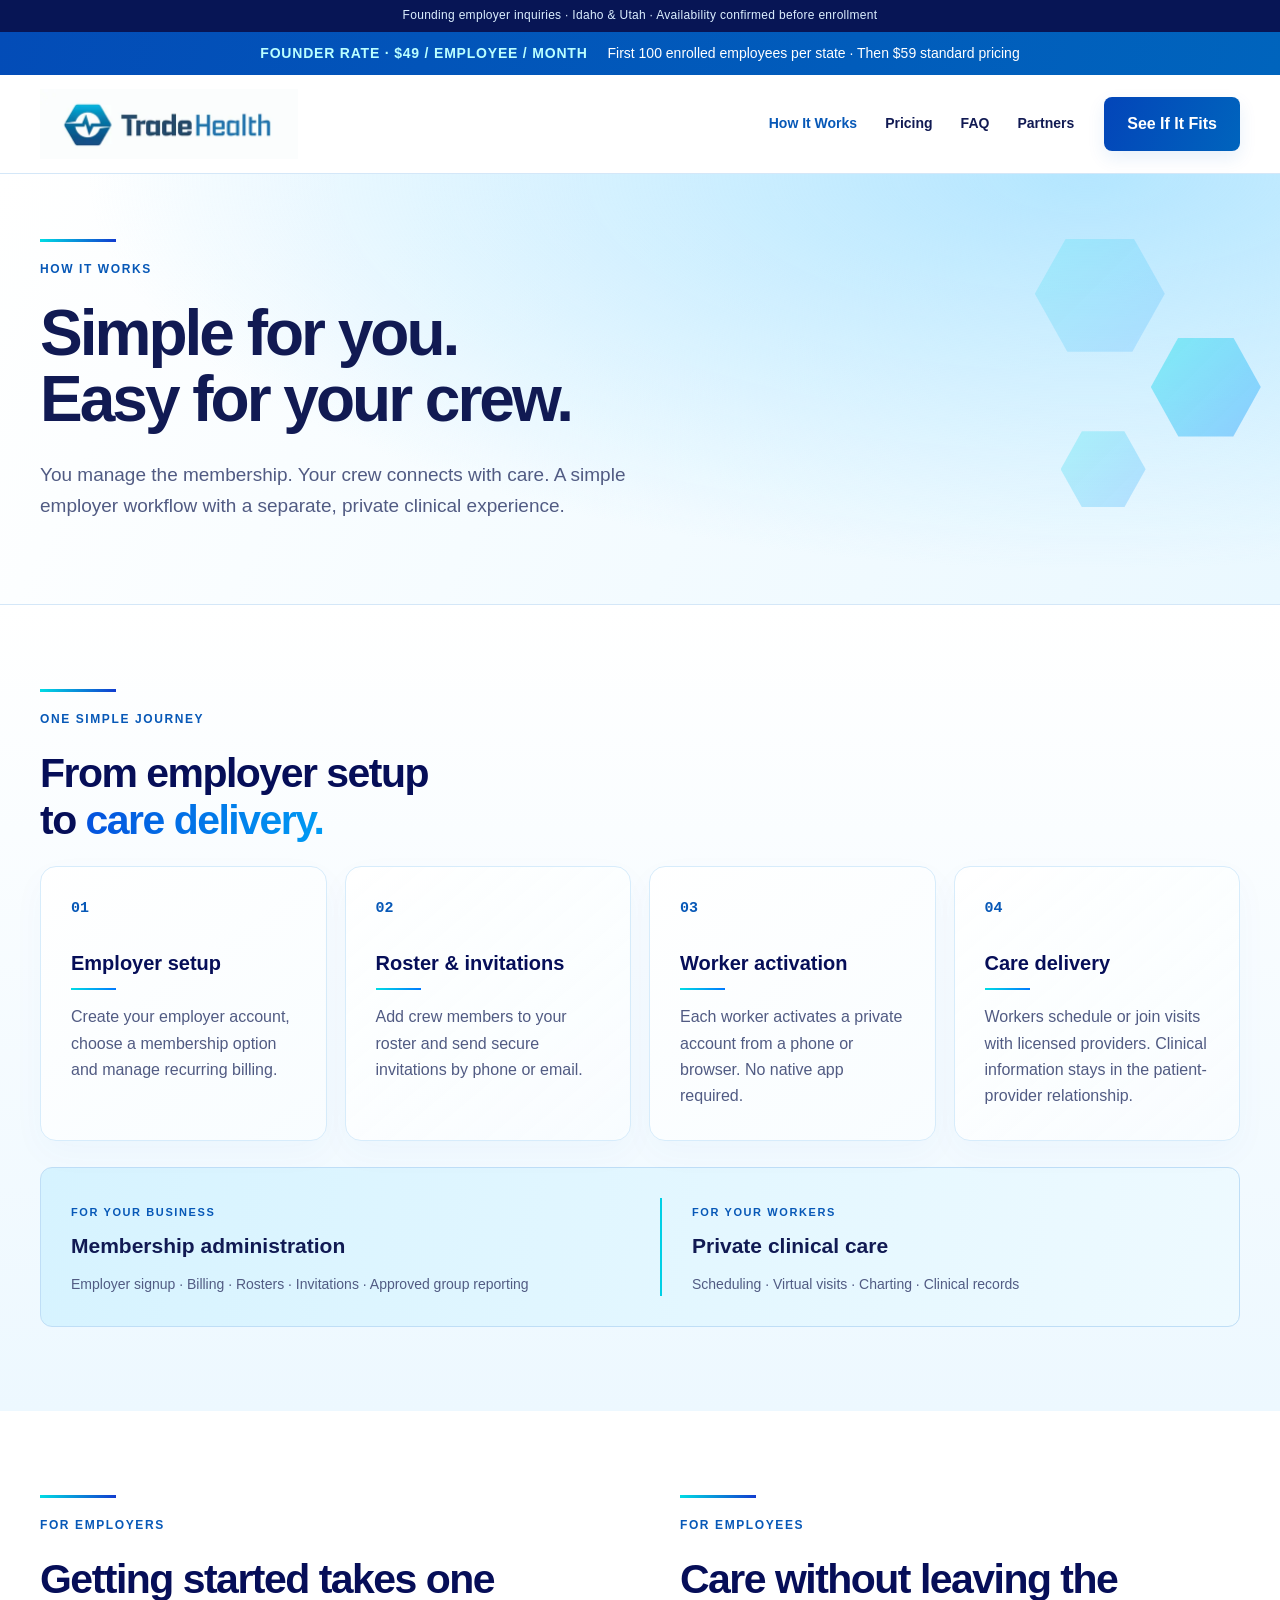
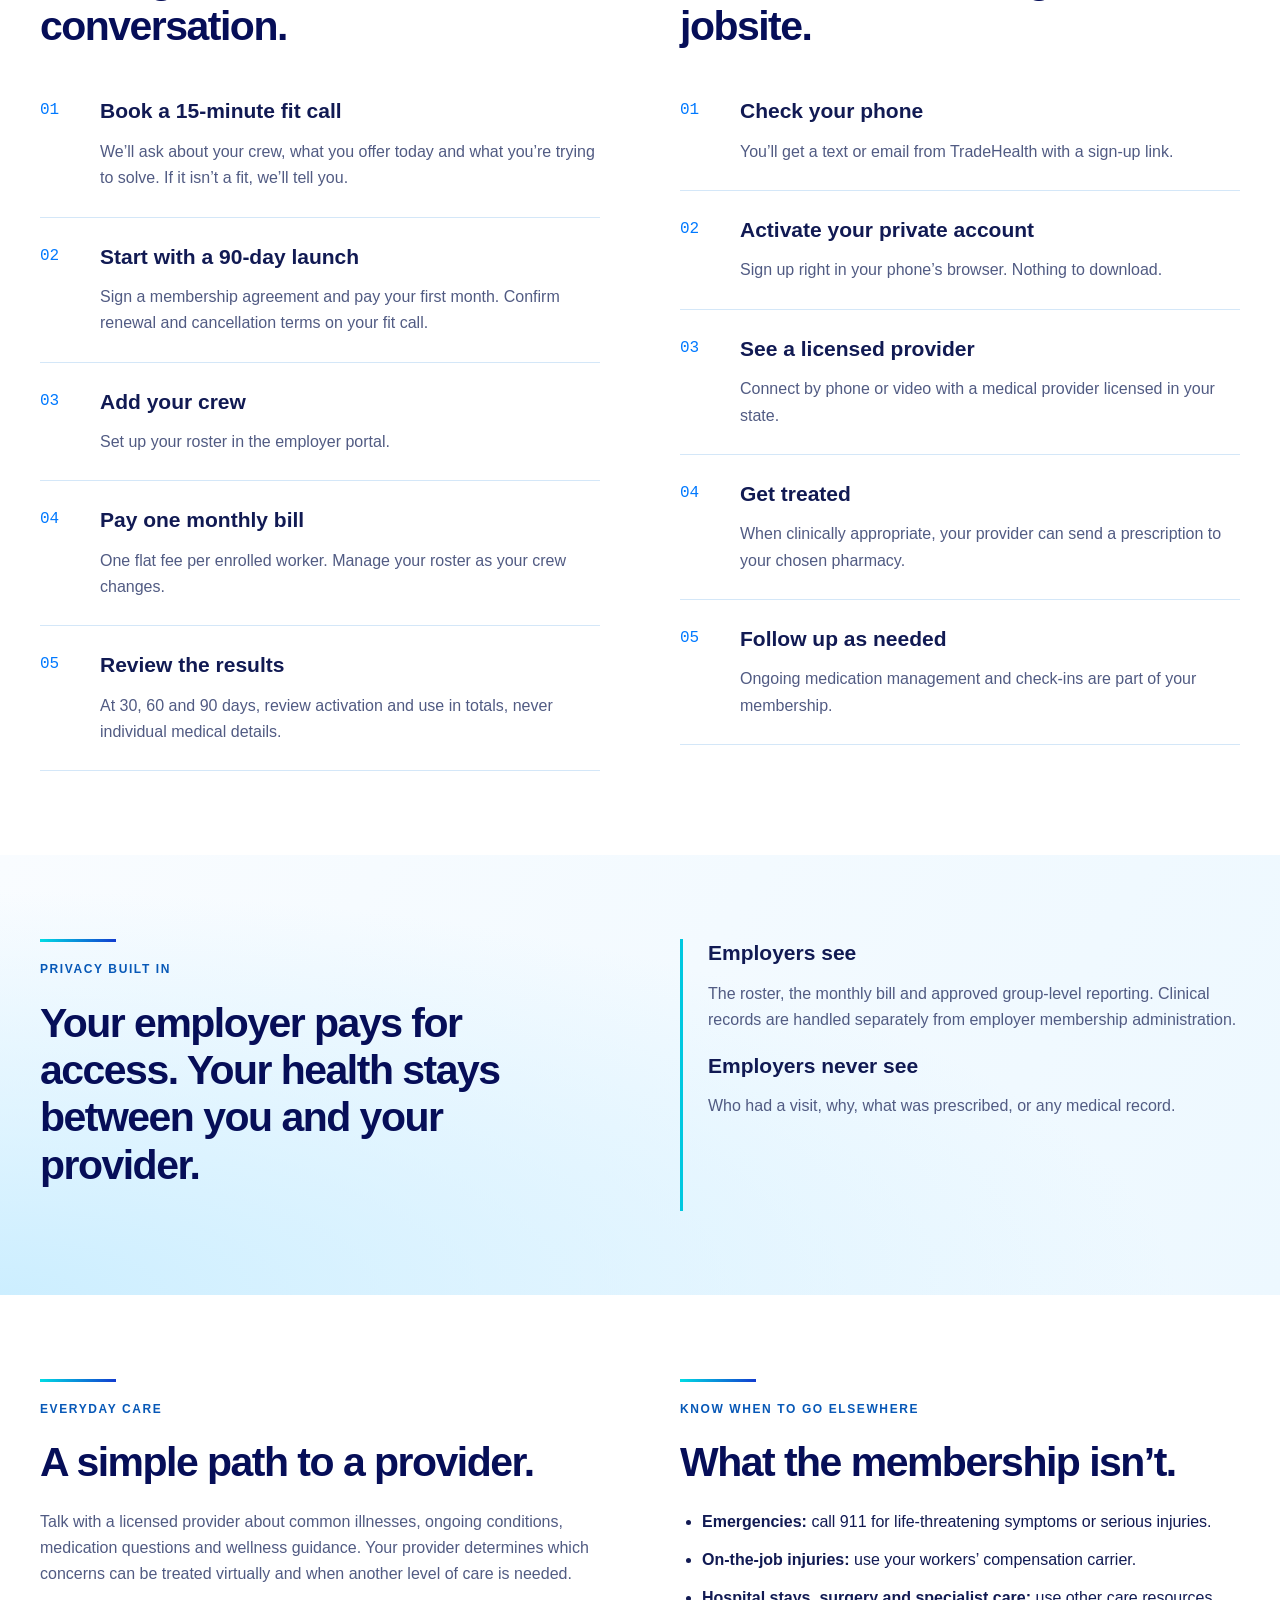
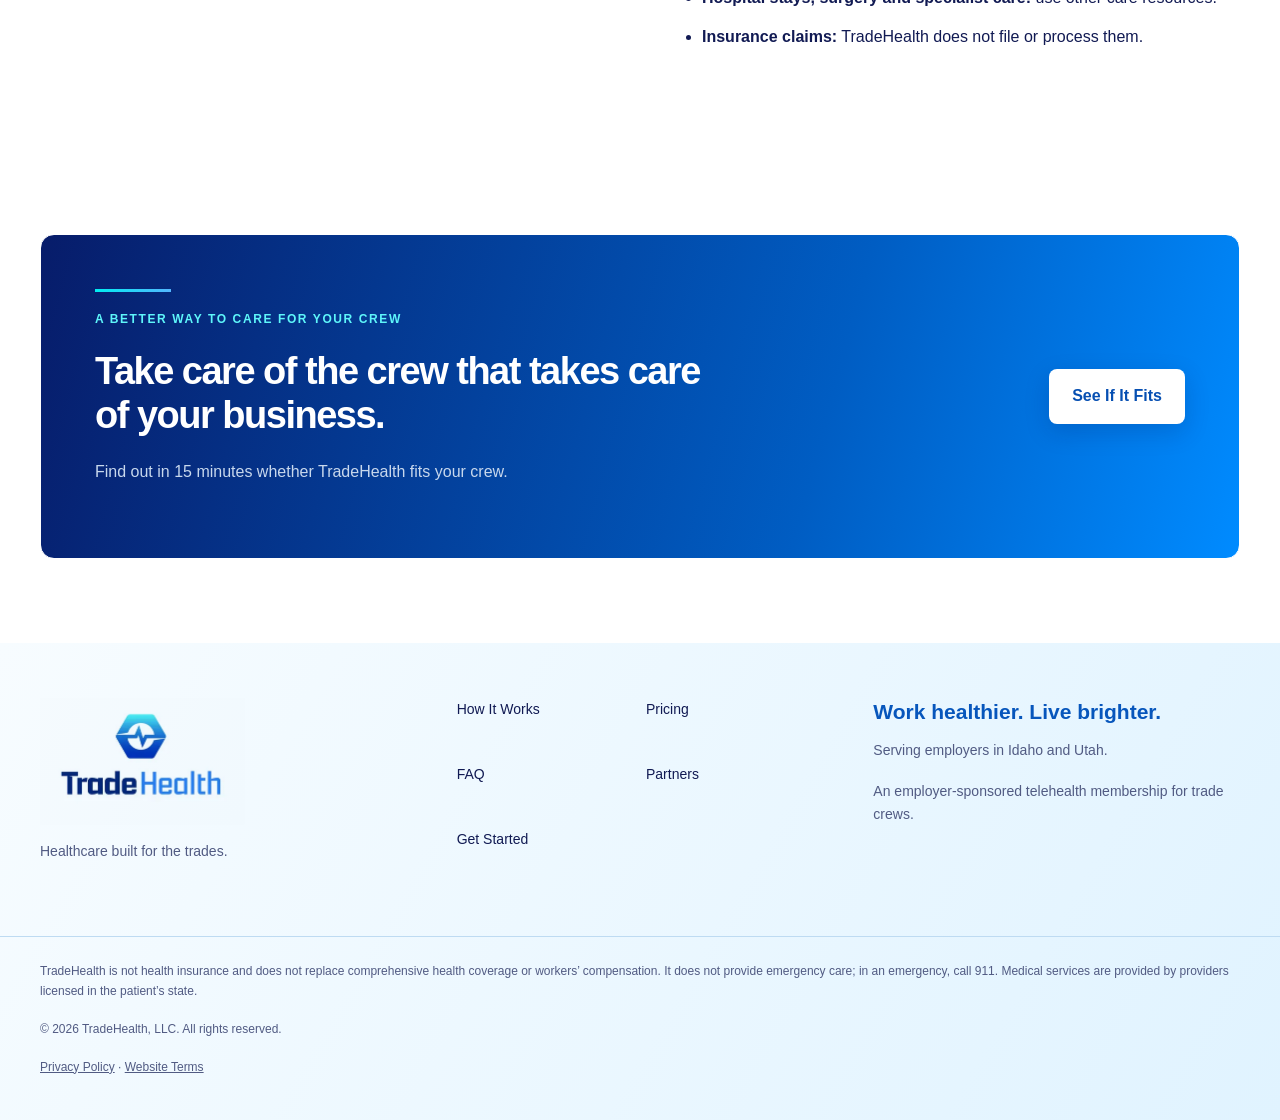
<file: how-it-works.html>
<!doctype html>
<html lang="en">
  <head>
    <meta charset="utf-8" />
    <meta name="viewport" content="width=device-width,initial-scale=1" />
    <title>How It Works | TradeHealth</title>
    <link
      rel="canonical"
      href="https://www.tradehealthnetwork.com/how-it-works.html"
    />
    <meta
      name="description"
      content="Learn how TradeHealth connects trade crews with telehealth: employer setup, private worker activation and licensed provider visits."
    />
    <link
      rel="icon"
      type="image/svg+xml"
      href="data:image/svg+xml,%3Csvg%20xmlns=%27http://www.w3.org/2000/svg%27%20viewBox=%270%200%2032%2032%27%3E%3Crect%20width=%2732%27%20height=%2732%27%20rx=%276%27%20fill=%27%23102f60%27/%3E%3Cpath%20d=%27M6%2016h7l3-8%204%2016%203-8h3%27%20fill=%27none%27%20stroke=%27%234fe3f0%27%20stroke-width=%273%27/%3E%3C/svg%3E"
    />
    <link rel="stylesheet" href="style.css" />
    <link rel="stylesheet" href="launch.css" />
    <script defer src="app.js"></script>
  </head>
  <body class="deck-theme">
    <a class="skip-link" href="#main-content">Skip to content</a>
    <div class="notice">
      Founding employer inquiries · Idaho &amp; Utah · Availability confirmed
      before enrollment
    </div>
    <a class="founder-ribbon" href="pricing.html#founder-rate"
      ><strong>FOUNDER RATE · $49 / EMPLOYEE / MONTH</strong
      ><span>
        First 100 enrolled employees per state · Then $59 standard pricing</span
      ></a
    >
    <header>
      <div class="wrap header-inner">
        <a class="brand" href="index.html" aria-label="TradeHealth home"
          ><img
            src="logo-horizontal.webp"
            alt="TradeHealth"
            width="520"
            height="142"
        /></a>
        <nav id="main-nav" aria-label="Main navigation">
          <a class="active" aria-current="page" href="how-it-works.html"
            >How It Works</a
          ><a href="pricing.html">Pricing</a><a href="faq.html">FAQ</a
          ><a href="partners.html">Partners</a>
        </nav>
        <a class="btn" href="get-started.html">See If It Fits</a
        ><button
          class="menu"
          aria-label="Toggle menu"
          aria-controls="main-nav"
          aria-expanded="false"
        >
          ☰
        </button>
      </div>
    </header>
    <main id="main-content" tabindex="-1">
      <div class="page-head">
        <div class="wrap">
          <p class="eyebrow accent-rule">How it works</p>
          <h1>Simple for you.<br />Easy for your crew.</h1>
          <p class="lead">
            You manage the membership. Your crew connects with care. A simple
            employer workflow with a separate, private clinical experience.
          </p>
          <div class="hex-field" aria-hidden="true"><i></i><i></i><i></i></div>
        </div>
      </div>
      <section class="workflow-section">
        <div class="wrap">
          <p class="eyebrow accent-rule">One simple journey</p>
          <h2>From employer setup<br />to <span>care delivery.</span></h2>
          <div class="workflow-grid">
            <article class="card">
              <span class="num">01</span>
              <h3>Employer setup</h3>
              <p>
                Create your employer account, choose a membership option and
                manage recurring billing.
              </p>
            </article>
            <article class="card">
              <span class="num">02</span>
              <h3>Roster &amp; invitations</h3>
              <p>
                Add crew members to your roster and send secure invitations by
                phone or email.
              </p>
            </article>
            <article class="card">
              <span class="num">03</span>
              <h3>Worker activation</h3>
              <p>
                Each worker activates a private account from a phone or browser.
                No native app required.
              </p>
            </article>
            <article class="card">
              <span class="num">04</span>
              <h3>Care delivery</h3>
              <p>
                Workers schedule or join visits with licensed providers.
                Clinical information stays in the patient-provider relationship.
              </p>
            </article>
          </div>
          <div class="separation">
            <div>
              <span class="eyebrow">For your business</span>
              <h3>Membership administration</h3>
              <p>
                Employer signup · Billing · Rosters · Invitations · Approved
                group reporting
              </p>
            </div>
            <div>
              <span class="eyebrow">For your workers</span>
              <h3>Private clinical care</h3>
              <p>Scheduling · Virtual visits · Charting · Clinical records</p>
            </div>
          </div>
        </div>
      </section>
      <section class="">
        <div class="wrap">
          <div class="split">
            <div>
              <p class="eyebrow accent-rule">For employers</p>
              <h2>Getting started takes one conversation.</h2>
              <div class="steps">
                <div class="step">
                  <div>
                    <h3>Book a 15-minute fit call</h3>
                    <p>
                      We’ll ask about your crew, what you offer today and what
                      you’re trying to solve. If it isn’t a fit, we’ll tell you.
                    </p>
                  </div>
                </div>
                <div class="step">
                  <div>
                    <h3>Start with a 90-day launch</h3>
                    <p>
                      Sign a membership agreement and pay your first month.
                      Confirm renewal and cancellation terms on your fit call.
                    </p>
                  </div>
                </div>
                <div class="step">
                  <div>
                    <h3>Add your crew</h3>
                    <p>Set up your roster in the employer portal.</p>
                  </div>
                </div>
                <div class="step">
                  <div>
                    <h3>Pay one monthly bill</h3>
                    <p>
                      One flat fee per enrolled worker. Manage your roster as
                      your crew changes.
                    </p>
                  </div>
                </div>
                <div class="step">
                  <div>
                    <h3>Review the results</h3>
                    <p>
                      At 30, 60 and 90 days, review activation and use in
                      totals, never individual medical details.
                    </p>
                  </div>
                </div>
              </div>
            </div>
            <div>
              <p class="eyebrow accent-rule">For employees</p>
              <h2>Care without leaving the jobsite.</h2>
              <div class="steps">
                <div class="step">
                  <div>
                    <h3>Check your phone</h3>
                    <p>
                      You’ll get a text or email from TradeHealth with a sign-up
                      link.
                    </p>
                  </div>
                </div>
                <div class="step">
                  <div>
                    <h3>Activate your private account</h3>
                    <p>
                      Sign up right in your phone’s browser. Nothing to
                      download.
                    </p>
                  </div>
                </div>
                <div class="step">
                  <div>
                    <h3>See a licensed provider</h3>
                    <p>
                      Connect by phone or video with a medical provider licensed
                      in your state.
                    </p>
                  </div>
                </div>
                <div class="step">
                  <div>
                    <h3>Get treated</h3>
                    <p>
                      When clinically appropriate, your provider can send a
                      prescription to your chosen pharmacy.
                    </p>
                  </div>
                </div>
                <div class="step">
                  <div>
                    <h3>Follow up as needed</h3>
                    <p>
                      Ongoing medication management and check-ins are part of
                      your membership.
                    </p>
                  </div>
                </div>
              </div>
            </div>
          </div>
        </div>
      </section>
      <section class="light">
        <div class="wrap">
          <div class="split">
            <div>
              <p class="eyebrow accent-rule">Privacy built in</p>
              <h2>
                Your employer pays for access. Your health stays between you and
                your provider.
              </h2>
            </div>
            <div class="privacy">
              <h3>Employers see</h3>
              <p class="muted">
                The roster, the monthly bill and approved group-level reporting.
                Clinical records are handled separately from employer membership
                administration.
              </p>
              <h3>Employers never see</h3>
              <p class="muted">
                Who had a visit, why, what was prescribed, or any medical
                record.
              </p>
            </div>
          </div>
        </div>
      </section>
      <section class="">
        <div class="wrap">
          <div class="split">
            <div>
              <p class="eyebrow accent-rule">Everyday care</p>
              <h2>A simple path to a provider.</h2>
              <p class="muted">
                Talk with a licensed provider about common illnesses, ongoing
                conditions, medication questions and wellness guidance. Your
                provider determines which concerns can be treated virtually and
                when another level of care is needed.
              </p>
            </div>
            <div>
              <p class="eyebrow accent-rule">Know when to go elsewhere</p>
              <h2>What the membership isn’t.</h2>
              <ul class="list">
                <li>
                  <strong>Emergencies:</strong> call 911 for life-threatening
                  symptoms or serious injuries.
                </li>
                <li>
                  <strong>On-the-job injuries:</strong> use your workers’
                  compensation carrier.
                </li>
                <li>
                  <strong>Hospital stays, surgery and specialist care:</strong>
                  use other care resources.
                </li>
                <li>
                  <strong>Insurance claims:</strong> TradeHealth does not file
                  or process them.
                </li>
              </ul>
            </div>
          </div>
        </div>
      </section>
      <section class="">
        <div class="wrap">
          <div class="callout">
            <div>
              <p class="eyebrow accent-rule">
                A better way to care for your crew
              </p>
              <h2>Take care of the crew that takes care of your business.</h2>
              <p>Find out in 15 minutes whether TradeHealth fits your crew.</p>
            </div>
            <a class="btn" href="get-started.html">See If It Fits</a>
          </div>
        </div>
      </section>
    </main>
    <footer>
      <div class="wrap footer-main">
        <div>
          <a href="index.html"
            ><img
              class="footer-logo"
              src="logo-stacked.webp"
              alt="TradeHealth"
              width="410"
              height="255"
              loading="lazy"
          /></a>
          <p class="small">Healthcare built for the trades.</p>
        </div>
        <div class="footer-links">
          <a href="how-it-works.html">How It Works</a
          ><a href="pricing.html">Pricing</a><a href="faq.html">FAQ</a
          ><a href="partners.html">Partners</a
          ><a href="get-started.html">Get Started</a>
        </div>
        <div>
          <h3>Work healthier. Live brighter.</h3>
          <p class="small">Serving employers in Idaho and Utah.</p>
          <p class="small">
            An employer-sponsored telehealth membership for trade crews.
          </p>
        </div>
      </div>
      <div class="wrap footer-bottom">
        <p>
          TradeHealth is not health insurance and does not replace comprehensive
          health coverage or workers’ compensation. It does not provide
          emergency care; in an emergency, call 911. Medical services are
          provided by providers licensed in the patient’s state.
        </p>
        <p>© 2026 TradeHealth, LLC. All rights reserved.</p>
        <p>
          <a href="privacy.html">Privacy Policy</a> ·
          <a href="terms.html">Website Terms</a>
        </p>
      </div>
    </footer>
  </body>
</html>
</file>
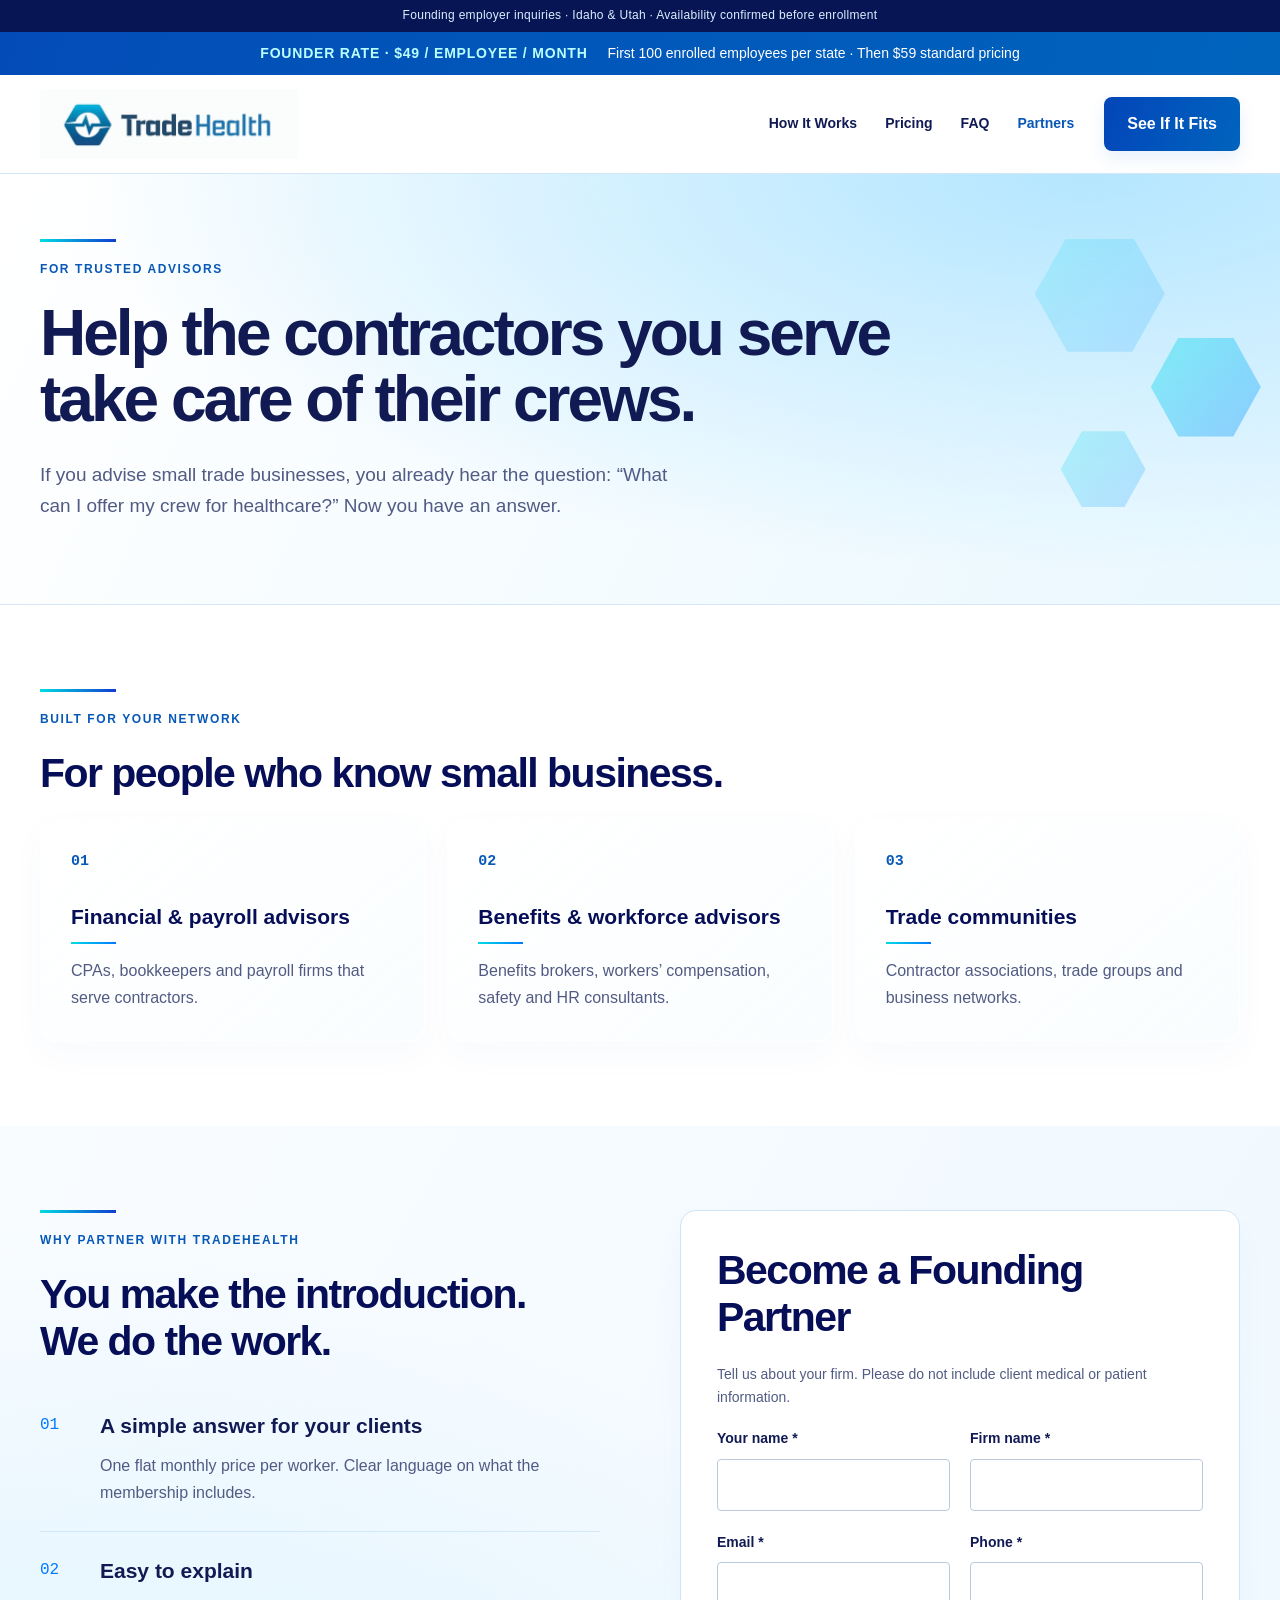
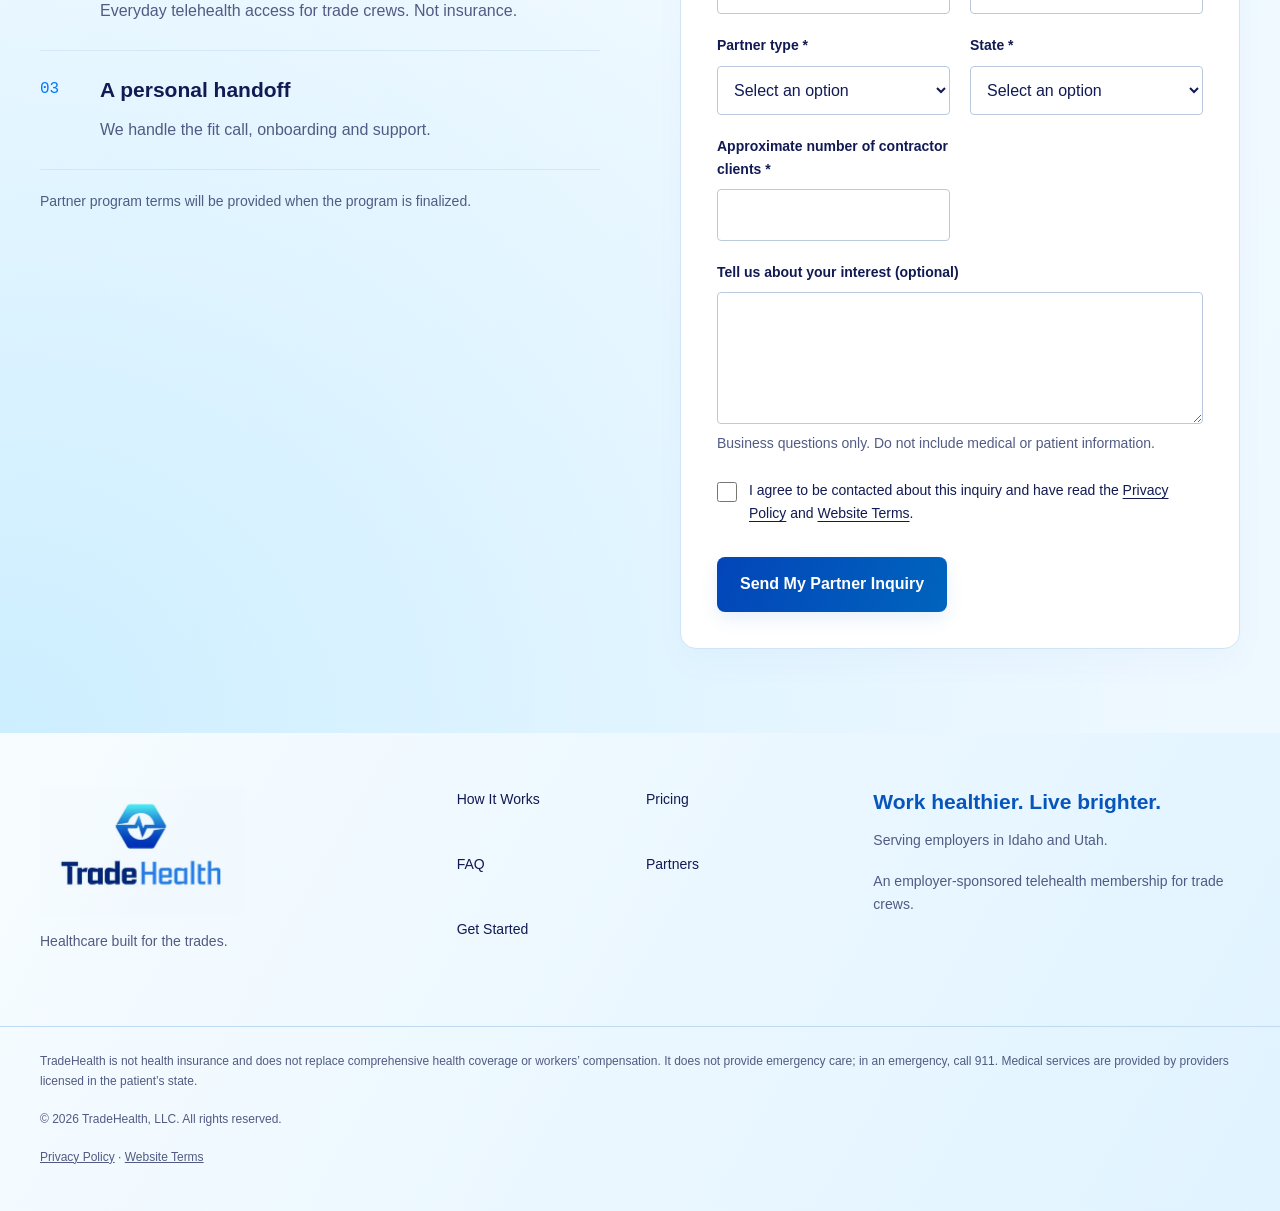
<file: partners.html>
<!doctype html>
<html lang="en">
  <head>
    <meta charset="utf-8" />
    <meta name="viewport" content="width=device-width,initial-scale=1" />
    <title>Partners | TradeHealth</title>
    <link
      rel="canonical"
      href="https://www.tradehealthnetwork.com/partners.html"
    />
    <meta
      name="description"
      content="Explore TradeHealth partnerships for payroll firms, benefits advisors and trade communities serving small trade businesses."
    />
    <link
      rel="icon"
      type="image/svg+xml"
      href="data:image/svg+xml,%3Csvg%20xmlns=%27http://www.w3.org/2000/svg%27%20viewBox=%270%200%2032%2032%27%3E%3Crect%20width=%2732%27%20height=%2732%27%20rx=%276%27%20fill=%27%23102f60%27/%3E%3Cpath%20d=%27M6%2016h7l3-8%204%2016%203-8h3%27%20fill=%27none%27%20stroke=%27%234fe3f0%27%20stroke-width=%273%27/%3E%3C/svg%3E"
    />
    <link rel="stylesheet" href="style.css" />
    <link rel="stylesheet" href="launch.css" />
    <script defer src="app.js"></script>
  </head>
  <body class="deck-theme">
    <a class="skip-link" href="#main-content">Skip to content</a>
    <div class="notice">
      Founding employer inquiries · Idaho &amp; Utah · Availability confirmed
      before enrollment
    </div>
    <a class="founder-ribbon" href="pricing.html#founder-rate"
      ><strong>FOUNDER RATE · $49 / EMPLOYEE / MONTH</strong
      ><span>
        First 100 enrolled employees per state · Then $59 standard pricing</span
      ></a
    >
    <header>
      <div class="wrap header-inner">
        <a class="brand" href="index.html" aria-label="TradeHealth home"
          ><img
            src="logo-horizontal.webp"
            alt="TradeHealth"
            width="520"
            height="142"
        /></a>
        <nav id="main-nav" aria-label="Main navigation">
          <a href="how-it-works.html">How It Works</a
          ><a href="pricing.html">Pricing</a><a href="faq.html">FAQ</a
          ><a class="active" aria-current="page" href="partners.html"
            >Partners</a
          >
        </nav>
        <a class="btn" href="get-started.html">See If It Fits</a
        ><button
          class="menu"
          aria-label="Toggle menu"
          aria-controls="main-nav"
          aria-expanded="false"
        >
          ☰
        </button>
      </div>
    </header>
    <main id="main-content" tabindex="-1">
      <div class="page-head">
        <div class="wrap">
          <p class="eyebrow accent-rule">For trusted advisors</p>
          <h1>Help the contractors you serve<br />take care of their crews.</h1>
          <p class="lead">
            If you advise small trade businesses, you already hear the question:
            “What can I offer my crew for healthcare?” Now you have an answer.
          </p>
          <div class="hex-field" aria-hidden="true"><i></i><i></i><i></i></div>
        </div>
      </div>
      <section class="">
        <div class="wrap">
          <p class="eyebrow accent-rule">Built for your network</p>
          <h2>For people who know small business.</h2>
          <div class="cards">
            <div class="card">
              <span class="num">01</span>
              <h3>Financial &amp; payroll advisors</h3>
              <p>CPAs, bookkeepers and payroll firms that serve contractors.</p>
            </div>
            <div class="card">
              <span class="num">02</span>
              <h3>Benefits &amp; workforce advisors</h3>
              <p>
                Benefits brokers, workers’ compensation, safety and HR
                consultants.
              </p>
            </div>
            <div class="card">
              <span class="num">03</span>
              <h3>Trade communities</h3>
              <p>
                Contractor associations, trade groups and business networks.
              </p>
            </div>
          </div>
        </div>
      </section>
      <section class="light">
        <div class="wrap">
          <div class="split">
            <div>
              <p class="eyebrow accent-rule">Why partner with TradeHealth</p>
              <h2>You make the introduction.<br />We do the work.</h2>
              <div class="steps">
                <div class="step">
                  <div>
                    <h3>A simple answer for your clients</h3>
                    <p>
                      One flat monthly price per worker. Clear language on what
                      the membership includes.
                    </p>
                  </div>
                </div>
                <div class="step">
                  <div>
                    <h3>Easy to explain</h3>
                    <p>
                      Everyday telehealth access for trade crews. Not insurance.
                    </p>
                  </div>
                </div>
                <div class="step">
                  <div>
                    <h3>A personal handoff</h3>
                    <p>We handle the fit call, onboarding and support.</p>
                  </div>
                </div>
              </div>
              <p class="small" style="margin-top: 20px">
                Partner program terms will be provided when the program is
                finalized.
              </p>
            </div>
            <div class="form-panel">
              <h2>Become a Founding Partner</h2>
              <p class="small">
                Tell us about your firm. Please do not include client medical or
                patient information.
              </p>
              <form
                name="partner-inquiry"
                method="POST"
                action="https://formspree.io/f/xjyywzyg"
                data-success-url="/thank-you.html"
                data-inquiry
              >
                <input type="hidden" name="form-name" value="partner-inquiry" />
                <input
                  type="hidden"
                  name="_subject"
                  value="TradeHealth — Founding partner inquiry"
                />
                <p class="hidden" aria-hidden="true">
                  <label
                    >Leave this blank<input
                      name="_gotcha"
                      tabindex="-1"
                      autocomplete="off"
                  /></label>
                </p>
                <div class="form-grid">
                  <div>
                    <label for="yourname">Your name *</label
                    ><input
                      id="yourname"
                      name="yourname"
                      type="text"
                      required
                      autocomplete="name"
                      maxlength="120"
                    />
                  </div>
                  <div>
                    <label for="firmname">Firm name *</label
                    ><input
                      id="firmname"
                      name="firmname"
                      type="text"
                      required
                      autocomplete="organization"
                      maxlength="160"
                    />
                  </div>
                  <div>
                    <label for="email">Email *</label
                    ><input
                      id="email"
                      name="email"
                      type="email"
                      required
                      autocomplete="email"
                    />
                  </div>
                  <div>
                    <label for="phone">Phone *</label
                    ><input
                      id="phone"
                      name="phone"
                      type="tel"
                      required
                      autocomplete="tel"
                      maxlength="40"
                    />
                  </div>
                  <div>
                    <label for="partnertype">Partner type *</label
                    ><select id="partnertype" name="partnertype" required>
                      <option value="">Select an option</option>
                      <option>CPA / Bookkeeping</option>
                      <option>Payroll</option>
                      <option>Benefits broker</option>
                      <option>Workers’ comp / HR / Safety</option>
                      <option>Association</option>
                      <option>Other</option>
                    </select>
                  </div>
                  <div>
                    <label for="state">State *</label
                    ><select id="state" name="state" required>
                      <option value="">Select an option</option>
                      <option>Idaho</option>
                      <option>Utah</option>
                      <option>Other</option>
                    </select>
                  </div>
                  <div>
                    <label for="approximatenumberofcontractorclients"
                      >Approximate number of contractor clients *</label
                    ><input
                      id="approximatenumberofcontractorclients"
                      name="approximatenumberofcontractorclients"
                      type="number"
                      min="0"
                      max="1000000"
                      step="1"
                      required
                      autocomplete="off"
                    />
                  </div>
                </div>
                <label for="message" style="margin-top: 20px"
                  >Tell us about your interest (optional)</label
                >
                <textarea
                  id="message"
                  name="message"
                  rows="4"
                  maxlength="2000"
                  aria-describedby="message-help"
                ></textarea>
                <p id="message-help" class="small">
                  Business questions only. Do not include medical or patient
                  information.
                </p>
                <label class="consent"
                  ><input
                    type="checkbox"
                    name="contact-consent"
                    value="yes"
                    required
                  /><span
                    >I agree to be contacted about this inquiry and have read
                    the <a href="privacy.html">Privacy Policy</a> and
                    <a href="terms.html">Website Terms</a>.</span
                  ></label
                >
                <button class="btn" style="margin-top: 24px" type="submit">
                  Send My Partner Inquiry
                </button>
              </form>
              <div
                class="form-status hidden"
                role="status"
                aria-live="polite"
                tabindex="-1"
              ></div>
            </div>
          </div>
        </div>
      </section>
    </main>
    <footer>
      <div class="wrap footer-main">
        <div>
          <a href="index.html"
            ><img
              class="footer-logo"
              src="logo-stacked.webp"
              alt="TradeHealth"
              width="410"
              height="255"
              loading="lazy"
          /></a>
          <p class="small">Healthcare built for the trades.</p>
        </div>
        <div class="footer-links">
          <a href="how-it-works.html">How It Works</a
          ><a href="pricing.html">Pricing</a><a href="faq.html">FAQ</a
          ><a href="partners.html">Partners</a
          ><a href="get-started.html">Get Started</a>
        </div>
        <div>
          <h3>Work healthier. Live brighter.</h3>
          <p class="small">Serving employers in Idaho and Utah.</p>
          <p class="small">
            An employer-sponsored telehealth membership for trade crews.
          </p>
        </div>
      </div>
      <div class="wrap footer-bottom">
        <p>
          TradeHealth is not health insurance and does not replace comprehensive
          health coverage or workers’ compensation. It does not provide
          emergency care; in an emergency, call 911. Medical services are
          provided by providers licensed in the patient’s state.
        </p>
        <p>© 2026 TradeHealth, LLC. All rights reserved.</p>
        <p>
          <a href="privacy.html">Privacy Policy</a> ·
          <a href="terms.html">Website Terms</a>
        </p>
      </div>
    </footer>
  </body>
</html>
</file>
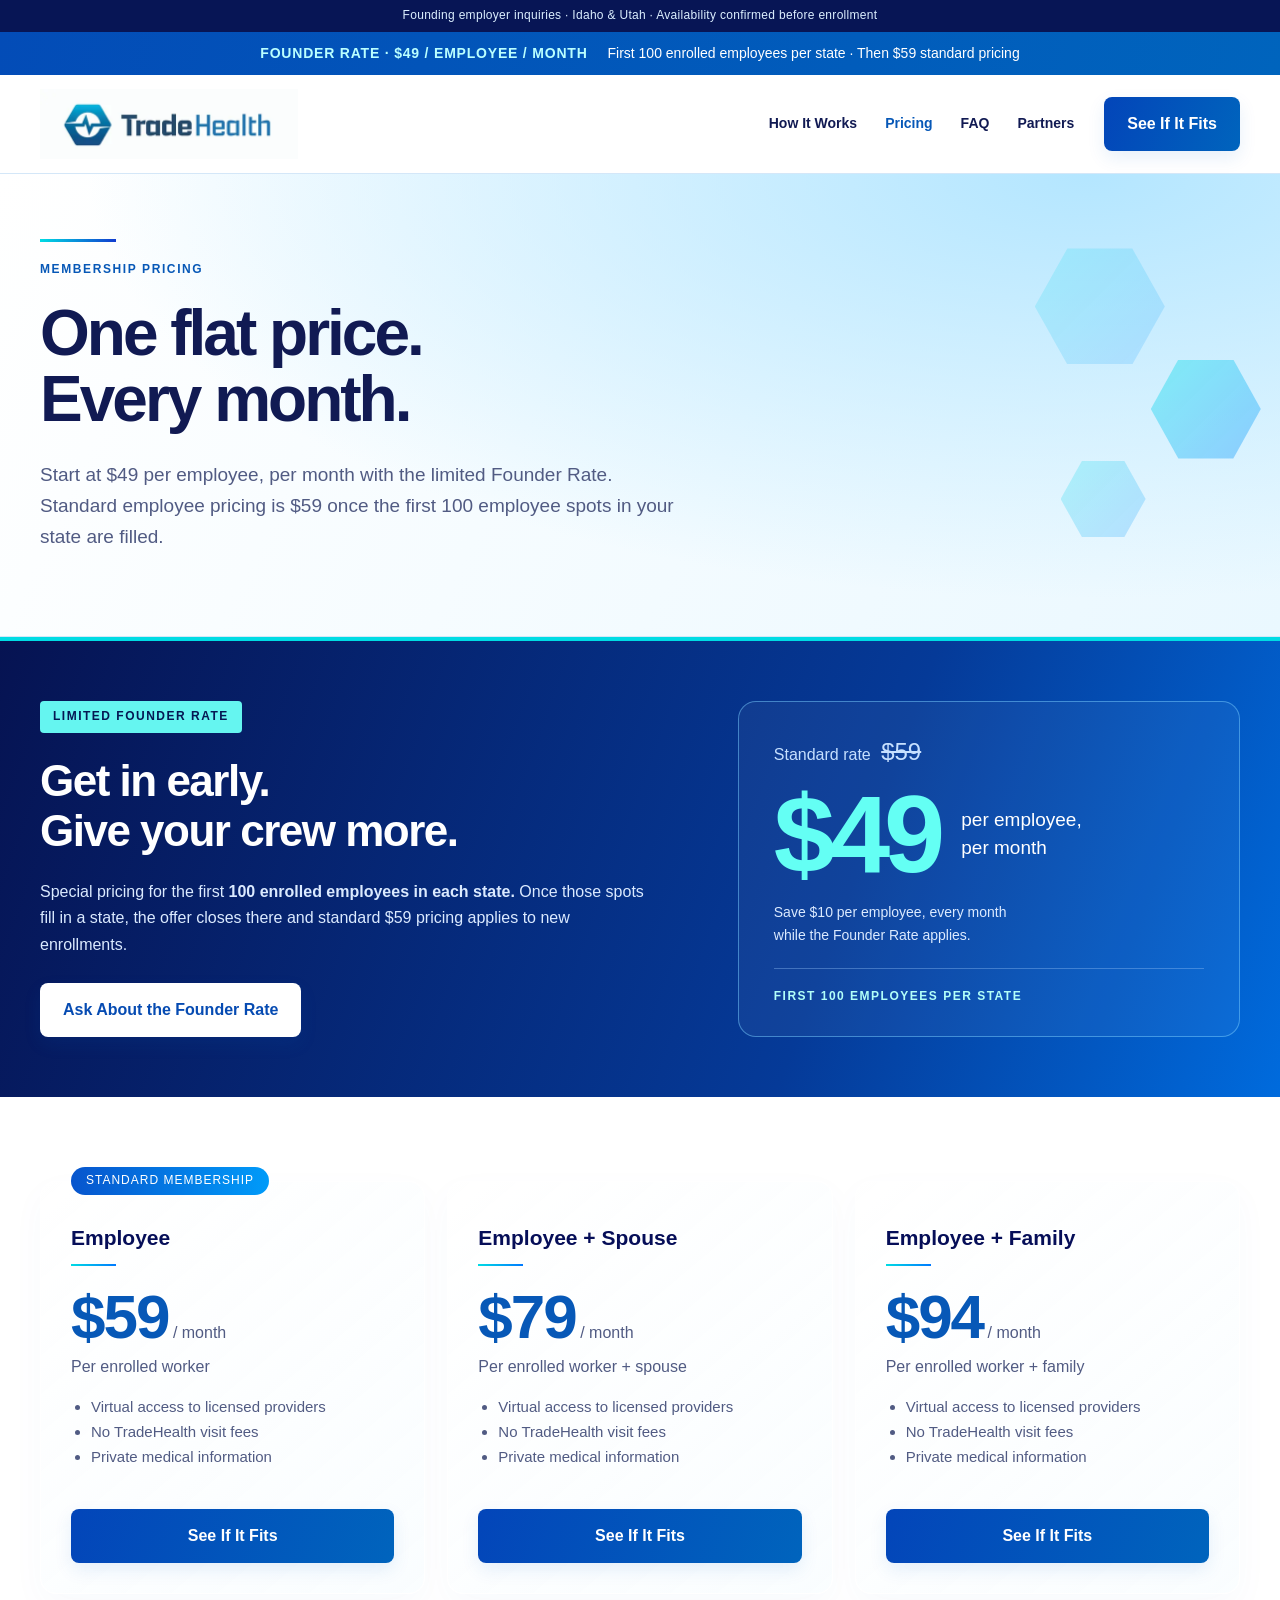
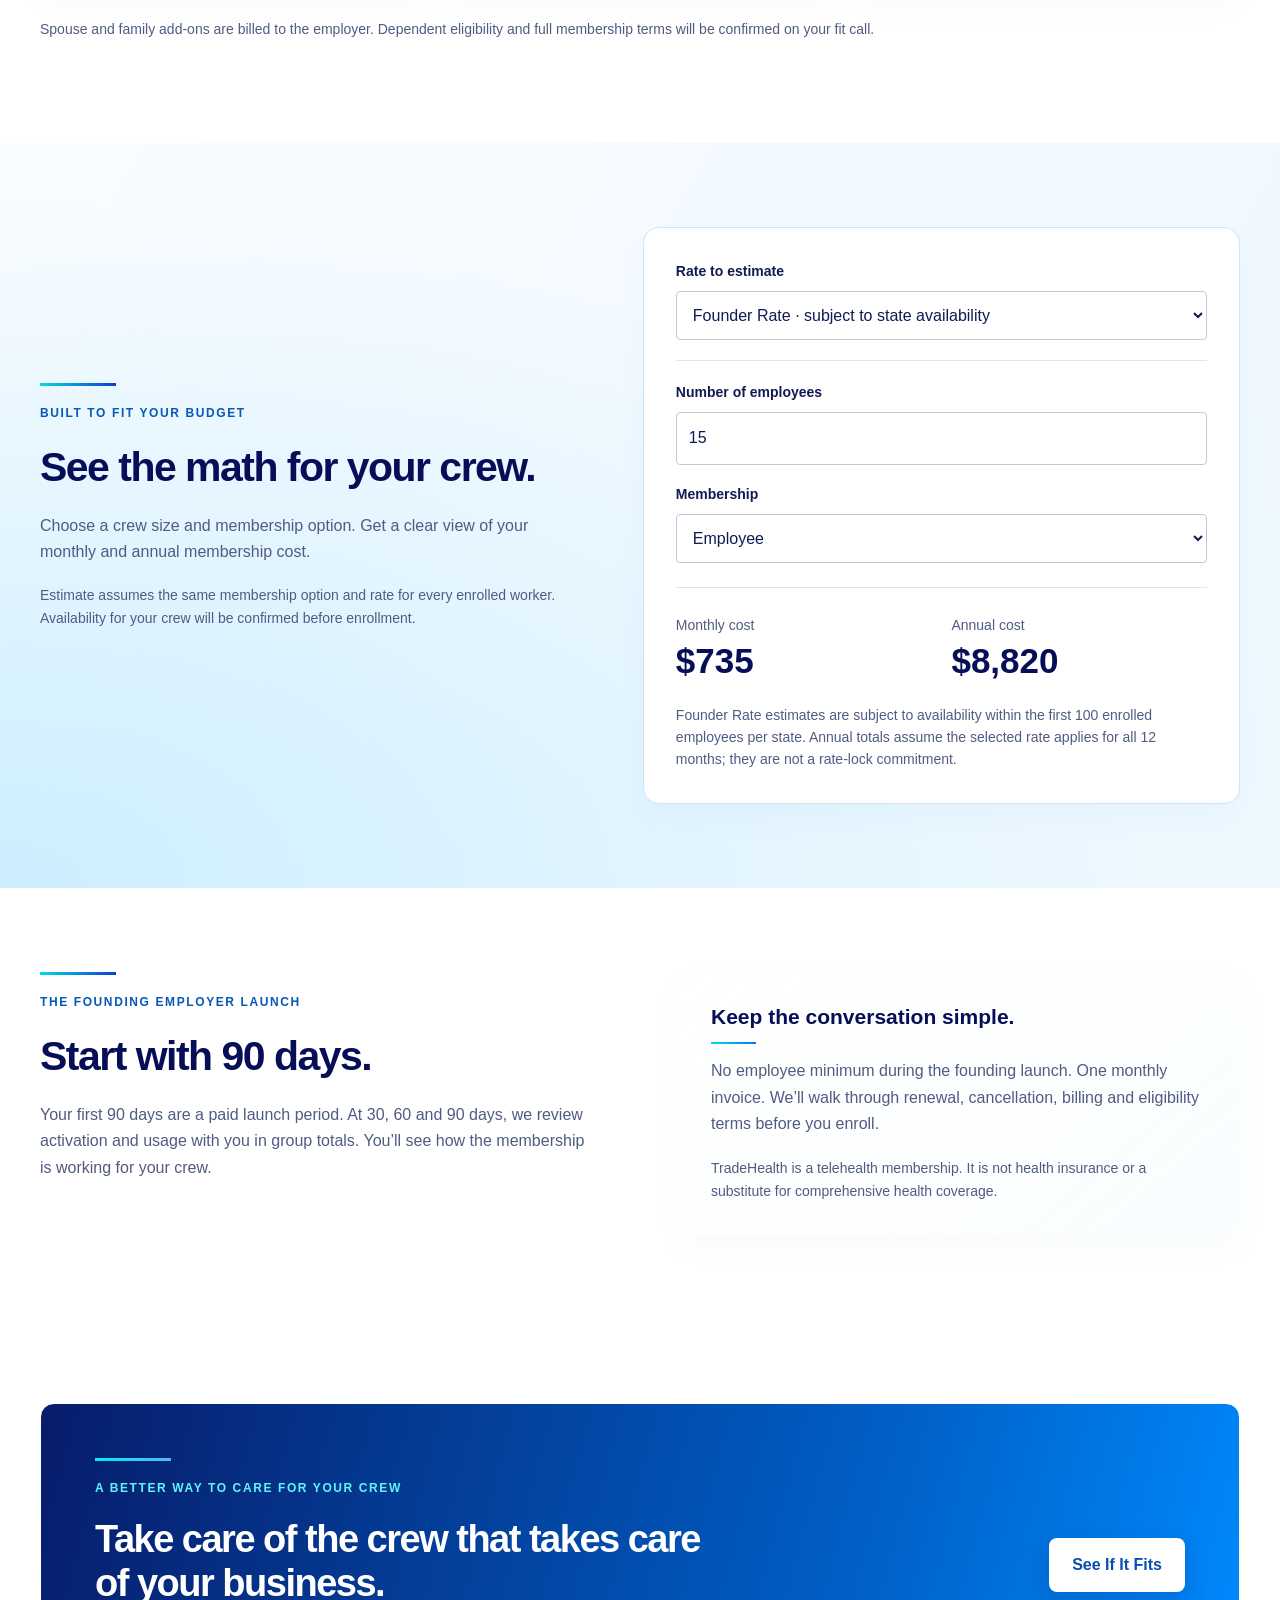
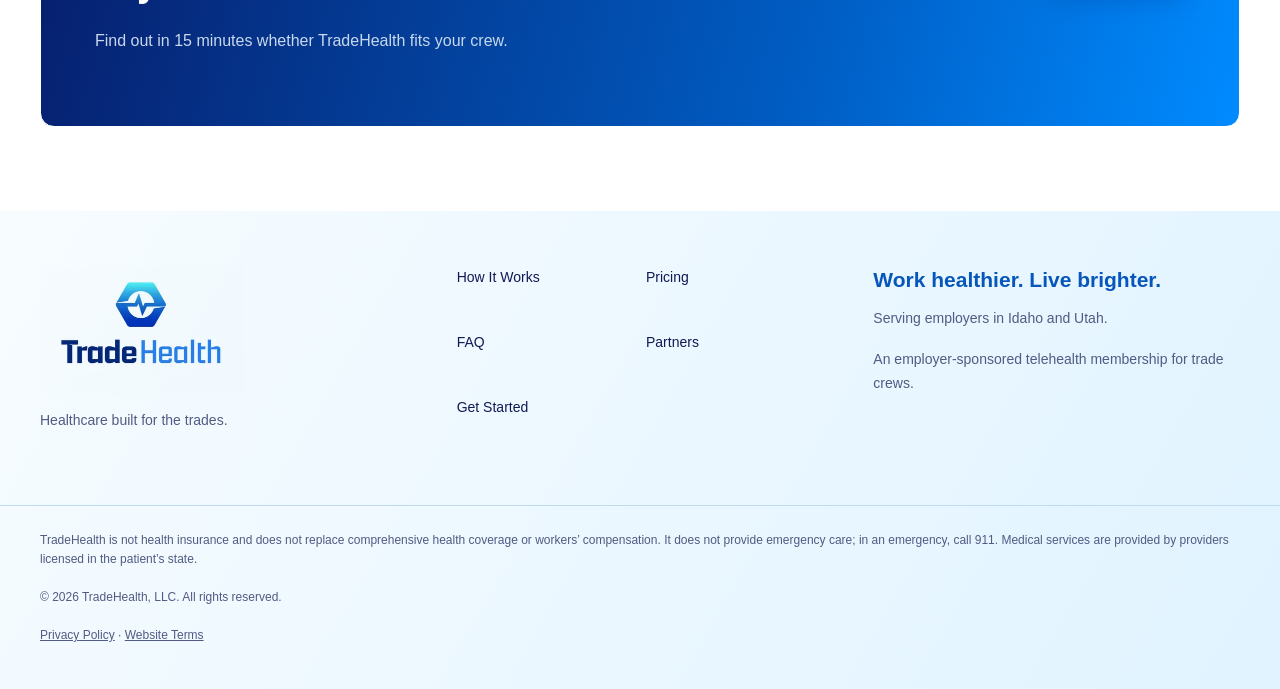
<file: pricing.html>
<!doctype html>
<html lang="en">
  <head>
    <meta charset="utf-8" />
    <meta name="viewport" content="width=device-width,initial-scale=1" />
    <title>Pricing | TradeHealth</title>
    <link
      rel="canonical"
      href="https://www.tradehealthnetwork.com/pricing.html"
    />
    <meta
      name="description"
      content="Explore TradeHealth membership pricing: $59 per employee per month, a limited $49 Founder Rate and optional spouse or family add-ons."
    />
    <link
      rel="icon"
      type="image/svg+xml"
      href="data:image/svg+xml,%3Csvg%20xmlns=%27http://www.w3.org/2000/svg%27%20viewBox=%270%200%2032%2032%27%3E%3Crect%20width=%2732%27%20height=%2732%27%20rx=%276%27%20fill=%27%23102f60%27/%3E%3Cpath%20d=%27M6%2016h7l3-8%204%2016%203-8h3%27%20fill=%27none%27%20stroke=%27%234fe3f0%27%20stroke-width=%273%27/%3E%3C/svg%3E"
    />
    <link rel="stylesheet" href="style.css" />
    <link rel="stylesheet" href="launch.css" />
    <script defer src="app.js"></script>
  </head>
  <body class="deck-theme">
    <a class="skip-link" href="#main-content">Skip to content</a>
    <div class="notice">
      Founding employer inquiries · Idaho &amp; Utah · Availability confirmed
      before enrollment
    </div>
    <a class="founder-ribbon" href="pricing.html#founder-rate"
      ><strong>FOUNDER RATE · $49 / EMPLOYEE / MONTH</strong
      ><span>
        First 100 enrolled employees per state · Then $59 standard pricing</span
      ></a
    >
    <header>
      <div class="wrap header-inner">
        <a class="brand" href="index.html" aria-label="TradeHealth home"
          ><img
            src="logo-horizontal.webp"
            alt="TradeHealth"
            width="520"
            height="142"
        /></a>
        <nav id="main-nav" aria-label="Main navigation">
          <a href="how-it-works.html">How It Works</a
          ><a class="active" aria-current="page" href="pricing.html">Pricing</a
          ><a href="faq.html">FAQ</a><a href="partners.html">Partners</a>
        </nav>
        <a class="btn" href="get-started.html">See If It Fits</a
        ><button
          class="menu"
          aria-label="Toggle menu"
          aria-controls="main-nav"
          aria-expanded="false"
        >
          ☰
        </button>
      </div>
    </header>
    <main id="main-content" tabindex="-1">
      <div class="page-head">
        <div class="wrap">
          <p class="eyebrow accent-rule">Membership pricing</p>
          <h1>One flat price.<br />Every month.</h1>
          <p class="lead">
            Start at $49 per employee, per month with the limited Founder Rate.
            Standard employee pricing is $59 once the first 100 employee spots
            in your state are filled.
          </p>
          <div class="hex-field" aria-hidden="true"><i></i><i></i><i></i></div>
        </div>
      </div>
      <section class="founder-special" id="founder-rate">
        <div class="wrap founder-layout">
          <div>
            <span class="founder-badge">LIMITED FOUNDER RATE</span>
            <h2>Get in early.<br />Give your crew more.</h2>
            <p>
              Special pricing for the first
              <strong>100 enrolled employees in each state.</strong> Once those
              spots fill in a state, the offer closes there and standard $59
              pricing applies to new enrollments.
            </p>
            <a class="btn" href="get-started.html?interest=founder-rate"
              >Ask About the Founder Rate</a
            >
          </div>
          <div class="founder-price">
            <span class="standard-price">Standard rate <s>$59</s></span>
            <div>
              <strong>$49</strong><span>per employee,<br />per month</span>
            </div>
            <p>
              Save $10 per employee, every month<br />while the Founder Rate
              applies.
            </p>
            <span class="founder-limit">FIRST 100 EMPLOYEES PER STATE</span>
          </div>
        </div>
      </section>
      <section class="">
        <div class="wrap">
          <div class="cards">
            <div class="card price-card">
              <span class="pill">STANDARD MEMBERSHIP</span>
              <h3>Employee</h3>
              <div class="price">$59<small> / month</small></div>
              <p>Per enrolled worker</p>
              <ul>
                <li>Virtual access to licensed providers</li>
                <li>No TradeHealth visit fees</li>
                <li>Private medical information</li>
              </ul>
              <a class="btn" href="get-started.html">See If It Fits</a>
            </div>
            <div class="card price-card">
              <h3>Employee + Spouse</h3>
              <div class="price">$79<small> / month</small></div>
              <p>Per enrolled worker + spouse</p>
              <ul>
                <li>Virtual access to licensed providers</li>
                <li>No TradeHealth visit fees</li>
                <li>Private medical information</li>
              </ul>
              <a class="btn" href="get-started.html">See If It Fits</a>
            </div>
            <div class="card price-card">
              <h3>Employee + Family</h3>
              <div class="price">$94<small> / month</small></div>
              <p>Per enrolled worker + family</p>
              <ul>
                <li>Virtual access to licensed providers</li>
                <li>No TradeHealth visit fees</li>
                <li>Private medical information</li>
              </ul>
              <a class="btn" href="get-started.html">See If It Fits</a>
            </div>
          </div>
          <p class="small" style="margin-top: 24px">
            Spouse and family add-ons are billed to the employer. Dependent
            eligibility and full membership terms will be confirmed on your fit
            call.
          </p>
        </div>
      </section>
      <section class="light">
        <div class="wrap">
          <div class="calc">
            <div>
              <p class="eyebrow accent-rule">Built to fit your budget</p>
              <h2>See the math for your crew.</h2>
              <p class="muted">
                Choose a crew size and membership option. Get a clear view of
                your monthly and annual membership cost.
              </p>
              <p class="small">
                Estimate assumes the same membership option and rate for every
                enrolled worker. Availability for your crew will be confirmed
                before enrollment.
              </p>
            </div>
            <div class="calc-box">
              <div class="rate-choice">
                <label for="rate-tier">Rate to estimate</label
                ><select id="rate-tier">
                  <option value="founder">
                    Founder Rate · subject to state availability
                  </option>
                  <option value="standard">Standard rate</option>
                </select>
              </div>
              <label for="crew">Number of employees</label
              ><input
                id="crew"
                type="number"
                value="15"
                min="1"
                max="10000"
              /><label for="membership" style="margin-top: 18px"
                >Membership</label
              ><select id="membership">
                <option value="59">Employee</option>
                <option value="79">Employee + Spouse · $20 add-on</option>
                <option value="94">Employee + Family · $35 add-on</option>
              </select>
              <div class="calc-results" aria-live="polite">
                <div>
                  <span class="small">Monthly cost</span
                  ><strong id="monthly">$735</strong>
                </div>
                <div>
                  <span class="small">Annual cost</span
                  ><strong id="annual">$8,820</strong>
                </div>
              </div>
              <p class="small calc-founder-note">
                Founder Rate estimates are subject to availability within the
                first 100 enrolled employees per state. Annual totals assume the
                selected rate applies for all 12 months; they are not a
                rate-lock commitment.
              </p>
            </div>
          </div>
        </div>
      </section>
      <section class="">
        <div class="wrap">
          <div class="split">
            <div>
              <p class="eyebrow accent-rule">The founding employer launch</p>
              <h2>Start with 90 days.</h2>
              <p class="muted">
                Your first 90 days are a paid launch period. At 30, 60 and 90
                days, we review activation and usage with you in group totals.
                You’ll see how the membership is working for your crew.
              </p>
            </div>
            <div class="card">
              <h3>Keep the conversation simple.</h3>
              <p>
                No employee minimum during the founding launch. One monthly
                invoice. We’ll walk through renewal, cancellation, billing and
                eligibility terms before you enroll.
              </p>
              <p class="small" style="margin-top: 20px">
                TradeHealth is a telehealth membership. It is not health
                insurance or a substitute for comprehensive health coverage.
              </p>
            </div>
          </div>
        </div>
      </section>
      <section class="">
        <div class="wrap">
          <div class="callout">
            <div>
              <p class="eyebrow accent-rule">
                A better way to care for your crew
              </p>
              <h2>Take care of the crew that takes care of your business.</h2>
              <p>Find out in 15 minutes whether TradeHealth fits your crew.</p>
            </div>
            <a class="btn" href="get-started.html">See If It Fits</a>
          </div>
        </div>
      </section>
    </main>
    <footer>
      <div class="wrap footer-main">
        <div>
          <a href="index.html"
            ><img
              class="footer-logo"
              src="logo-stacked.webp"
              alt="TradeHealth"
              width="410"
              height="255"
              loading="lazy"
          /></a>
          <p class="small">Healthcare built for the trades.</p>
        </div>
        <div class="footer-links">
          <a href="how-it-works.html">How It Works</a
          ><a href="pricing.html">Pricing</a><a href="faq.html">FAQ</a
          ><a href="partners.html">Partners</a
          ><a href="get-started.html">Get Started</a>
        </div>
        <div>
          <h3>Work healthier. Live brighter.</h3>
          <p class="small">Serving employers in Idaho and Utah.</p>
          <p class="small">
            An employer-sponsored telehealth membership for trade crews.
          </p>
        </div>
      </div>
      <div class="wrap footer-bottom">
        <p>
          TradeHealth is not health insurance and does not replace comprehensive
          health coverage or workers’ compensation. It does not provide
          emergency care; in an emergency, call 911. Medical services are
          provided by providers licensed in the patient’s state.
        </p>
        <p>© 2026 TradeHealth, LLC. All rights reserved.</p>
        <p>
          <a href="privacy.html">Privacy Policy</a> ·
          <a href="terms.html">Website Terms</a>
        </p>
      </div>
    </footer>
  </body>
</html>
</file>
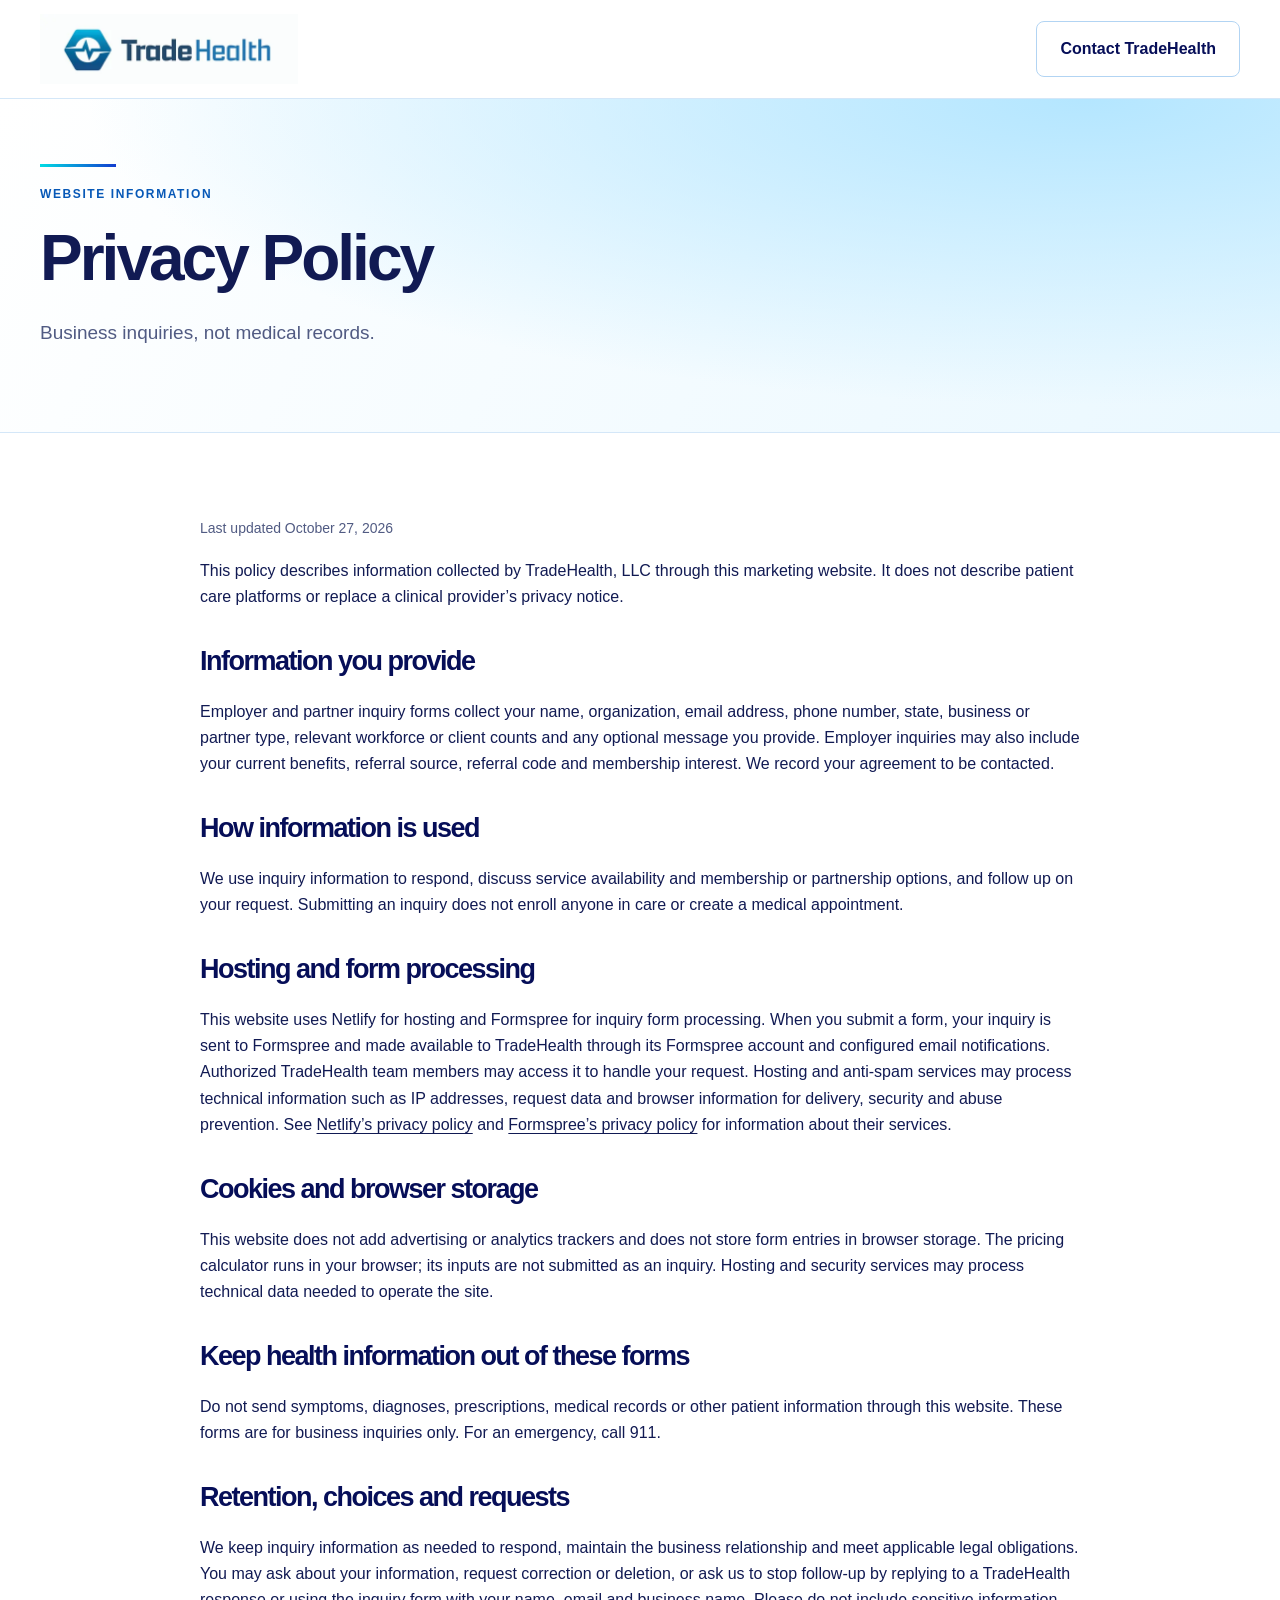
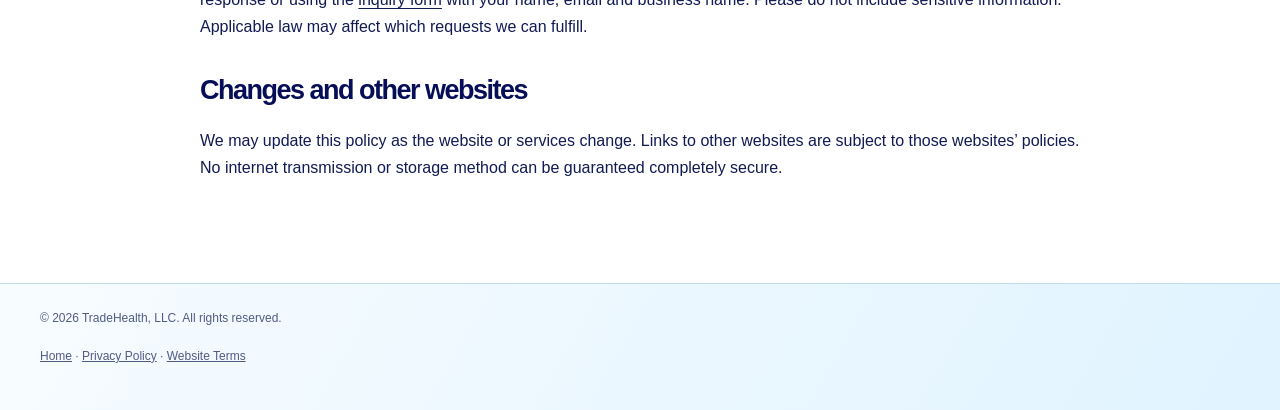
<file: privacy.html>
<!doctype html>
<html lang="en">
  <head>
    <meta charset="utf-8" />
    <meta name="viewport" content="width=device-width,initial-scale=1" />
    <title>Website Privacy Policy | TradeHealth</title>
    <meta
      name="description"
      content="How TradeHealth handles business inquiry information submitted through this marketing website."
    />
    <link
      rel="canonical"
      href="https://www.tradehealthnetwork.com/privacy.html"
    />
    <link rel="stylesheet" href="style.css" />
    <link rel="stylesheet" href="launch.css" />
    <script defer src="app.js"></script>
  </head>
  <body class="deck-theme">
    <a class="skip-link" href="#main-content">Skip to content</a>
    <header>
      <div class="wrap header-inner">
        <a class="brand" href="index.html" aria-label="TradeHealth home"
          ><img
            src="logo-horizontal.webp"
            alt="TradeHealth"
            width="520"
            height="142" /></a
        ><a class="btn secondary" href="get-started.html"
          >Contact TradeHealth</a
        >
      </div>
    </header>
    <main id="main-content" tabindex="-1">
      <div class="page-head">
        <div class="wrap">
          <p class="eyebrow accent-rule">Website information</p>
          <h1>Privacy Policy</h1>
          <p class="lead">Business inquiries, not medical records.</p>
        </div>
      </div>
      <section>
        <div class="wrap legal-copy">
          <p class="small">Last updated October 27, 2026</p>
          <p>
            This policy describes information collected by TradeHealth, LLC
            through this marketing website. It does not describe patient care
            platforms or replace a clinical provider’s privacy notice.
          </p>
          <h2>Information you provide</h2>
          <p>
            Employer and partner inquiry forms collect your name, organization,
            email address, phone number, state, business or partner type,
            relevant workforce or client counts and any optional message you
            provide. Employer inquiries may also include your current benefits,
            referral source, referral code and membership interest. We record
            your agreement to be contacted.
          </p>
          <h2>How information is used</h2>
          <p>
            We use inquiry information to respond, discuss service availability
            and membership or partnership options, and follow up on your
            request. Submitting an inquiry does not enroll anyone in care or
            create a medical appointment.
          </p>
          <h2>Hosting and form processing</h2>
          <p>
            This website uses Netlify for hosting and Formspree for inquiry form
            processing. When you submit a form, your inquiry is sent to
            Formspree and made available to TradeHealth through its Formspree
            account and configured email notifications. Authorized TradeHealth
            team members may access it to handle your request. Hosting and
            anti-spam services may process technical information such as IP
            addresses, request data and browser information for delivery,
            security and abuse prevention. See
            <a href="https://www.netlify.com/privacy/"
              >Netlify’s privacy policy</a
            >
            and
            <a href="https://formspree.io/legal/privacy-policy/"
              >Formspree’s privacy policy</a
            >
            for information about their services.
          </p>
          <h2>Cookies and browser storage</h2>
          <p>
            This website does not add advertising or analytics trackers and does
            not store form entries in browser storage. The pricing calculator
            runs in your browser; its inputs are not submitted as an inquiry.
            Hosting and security services may process technical data needed to
            operate the site.
          </p>
          <h2>Keep health information out of these forms</h2>
          <p>
            Do not send symptoms, diagnoses, prescriptions, medical records or
            other patient information through this website. These forms are for
            business inquiries only. For an emergency, call 911.
          </p>
          <h2>Retention, choices and requests</h2>
          <p>
            We keep inquiry information as needed to respond, maintain the
            business relationship and meet applicable legal obligations. You may
            ask about your information, request correction or deletion, or ask
            us to stop follow-up by replying to a TradeHealth response or using
            the <a href="get-started.html">inquiry form</a> with your name,
            email and business name. Please do not include sensitive
            information. Applicable law may affect which requests we can
            fulfill.
          </p>
          <h2>Changes and other websites</h2>
          <p>
            We may update this policy as the website or services change. Links
            to other websites are subject to those websites’ policies. No
            internet transmission or storage method can be guaranteed completely
            secure.
          </p>
        </div>
      </section>
    </main>
    <footer>
      <div class="wrap footer-bottom">
        <p>© 2026 TradeHealth, LLC. All rights reserved.</p>
        <p>
          <a href="index.html">Home</a> ·
          <a href="privacy.html" aria-current="page">Privacy Policy</a> ·
          <a href="terms.html">Website Terms</a>
        </p>
      </div>
    </footer>
  </body>
</html>
</file>
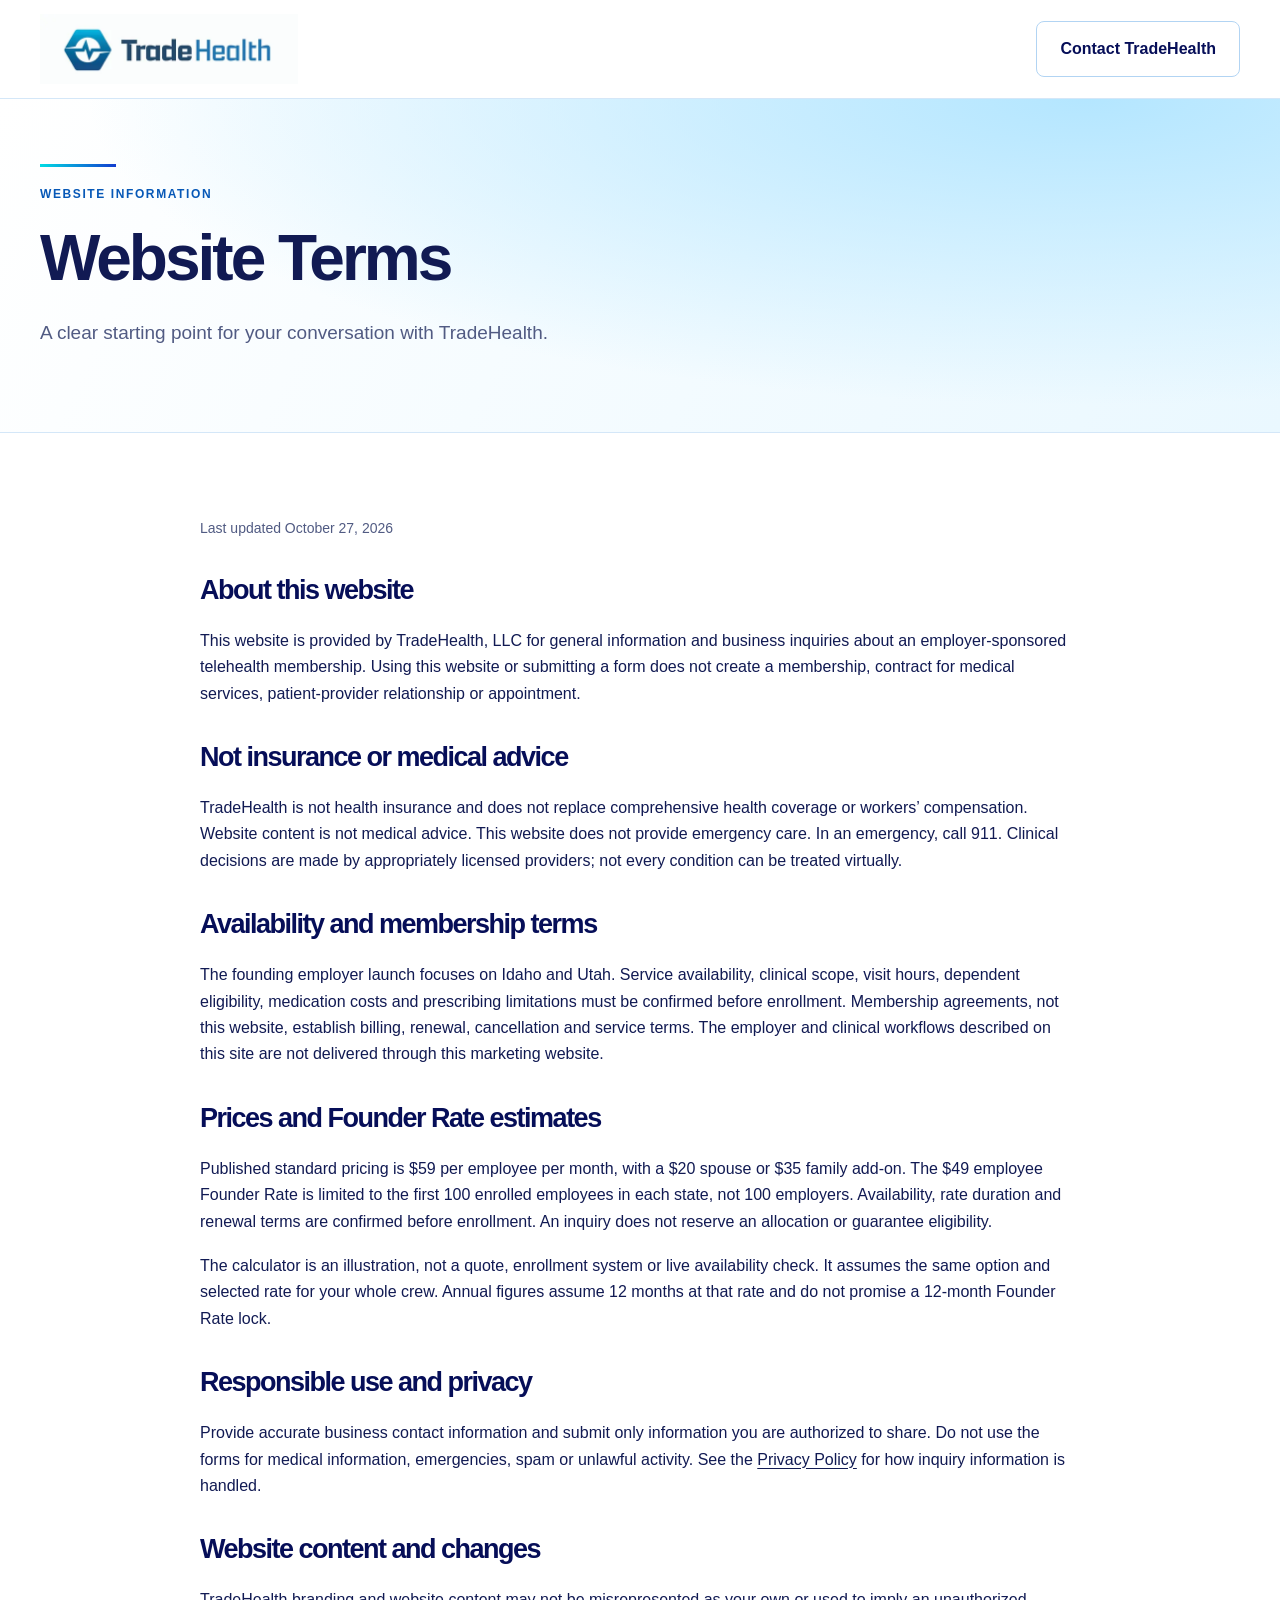
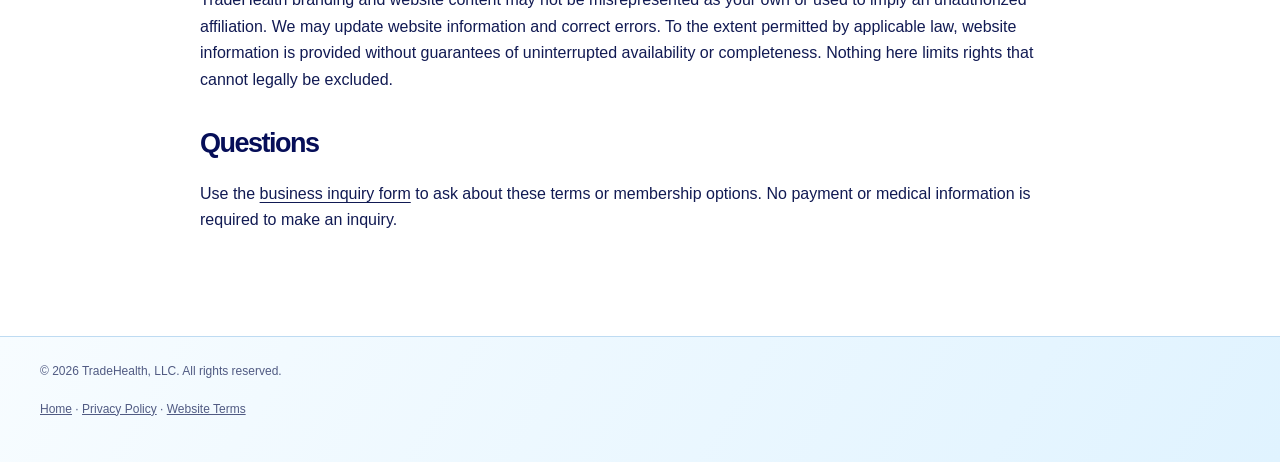
<file: terms.html>
<!doctype html>
<html lang="en">
  <head>
    <meta charset="utf-8" />
    <meta name="viewport" content="width=device-width,initial-scale=1" />
    <title>Website Terms | TradeHealth</title>
    <meta
      name="description"
      content="Terms for using the TradeHealth marketing website, inquiry forms and pricing calculator."
    />
    <link
      rel="canonical"
      href="https://www.tradehealthnetwork.com/terms.html"
    />
    <link rel="stylesheet" href="style.css" />
    <link rel="stylesheet" href="launch.css" />
    <script defer src="app.js"></script>
  </head>
  <body class="deck-theme">
    <a class="skip-link" href="#main-content">Skip to content</a>
    <header>
      <div class="wrap header-inner">
        <a class="brand" href="index.html" aria-label="TradeHealth home"
          ><img
            src="logo-horizontal.webp"
            alt="TradeHealth"
            width="520"
            height="142" /></a
        ><a class="btn secondary" href="get-started.html"
          >Contact TradeHealth</a
        >
      </div>
    </header>
    <main id="main-content" tabindex="-1">
      <div class="page-head">
        <div class="wrap">
          <p class="eyebrow accent-rule">Website information</p>
          <h1>Website Terms</h1>
          <p class="lead">
            A clear starting point for your conversation with TradeHealth.
          </p>
        </div>
      </div>
      <section>
        <div class="wrap legal-copy">
          <p class="small">Last updated October 27, 2026</p>
          <h2>About this website</h2>
          <p>
            This website is provided by TradeHealth, LLC for general information
            and business inquiries about an employer-sponsored telehealth
            membership. Using this website or submitting a form does not create
            a membership, contract for medical services, patient-provider
            relationship or appointment.
          </p>
          <h2>Not insurance or medical advice</h2>
          <p>
            TradeHealth is not health insurance and does not replace
            comprehensive health coverage or workers’ compensation. Website
            content is not medical advice. This website does not provide
            emergency care. In an emergency, call 911. Clinical decisions are
            made by appropriately licensed providers; not every condition can be
            treated virtually.
          </p>
          <h2>Availability and membership terms</h2>
          <p>
            The founding employer launch focuses on Idaho and Utah. Service
            availability, clinical scope, visit hours, dependent eligibility,
            medication costs and prescribing limitations must be confirmed
            before enrollment. Membership agreements, not this website,
            establish billing, renewal, cancellation and service terms. The
            employer and clinical workflows described on this site are not
            delivered through this marketing website.
          </p>
          <h2>Prices and Founder Rate estimates</h2>
          <p>
            Published standard pricing is $59 per employee per month, with a $20
            spouse or $35 family add-on. The $49 employee Founder Rate is
            limited to the first 100 enrolled employees in each state, not 100
            employers. Availability, rate duration and renewal terms are
            confirmed before enrollment. An inquiry does not reserve an
            allocation or guarantee eligibility.
          </p>
          <p>
            The calculator is an illustration, not a quote, enrollment system or
            live availability check. It assumes the same option and selected
            rate for your whole crew. Annual figures assume 12 months at that
            rate and do not promise a 12-month Founder Rate lock.
          </p>
          <h2>Responsible use and privacy</h2>
          <p>
            Provide accurate business contact information and submit only
            information you are authorized to share. Do not use the forms for
            medical information, emergencies, spam or unlawful activity. See the
            <a href="privacy.html">Privacy Policy</a> for how inquiry
            information is handled.
          </p>
          <h2>Website content and changes</h2>
          <p>
            TradeHealth branding and website content may not be misrepresented
            as your own or used to imply an unauthorized affiliation. We may
            update website information and correct errors. To the extent
            permitted by applicable law, website information is provided without
            guarantees of uninterrupted availability or completeness. Nothing
            here limits rights that cannot legally be excluded.
          </p>
          <h2>Questions</h2>
          <p>
            Use the <a href="get-started.html">business inquiry form</a> to ask
            about these terms or membership options. No payment or medical
            information is required to make an inquiry.
          </p>
        </div>
      </section>
    </main>
    <footer>
      <div class="wrap footer-bottom">
        <p>© 2026 TradeHealth, LLC. All rights reserved.</p>
        <p>
          <a href="index.html">Home</a> ·
          <a href="privacy.html">Privacy Policy</a> ·
          <a href="terms.html" aria-current="page">Website Terms</a>
        </p>
      </div>
    </footer>
  </body>
</html>
</file>
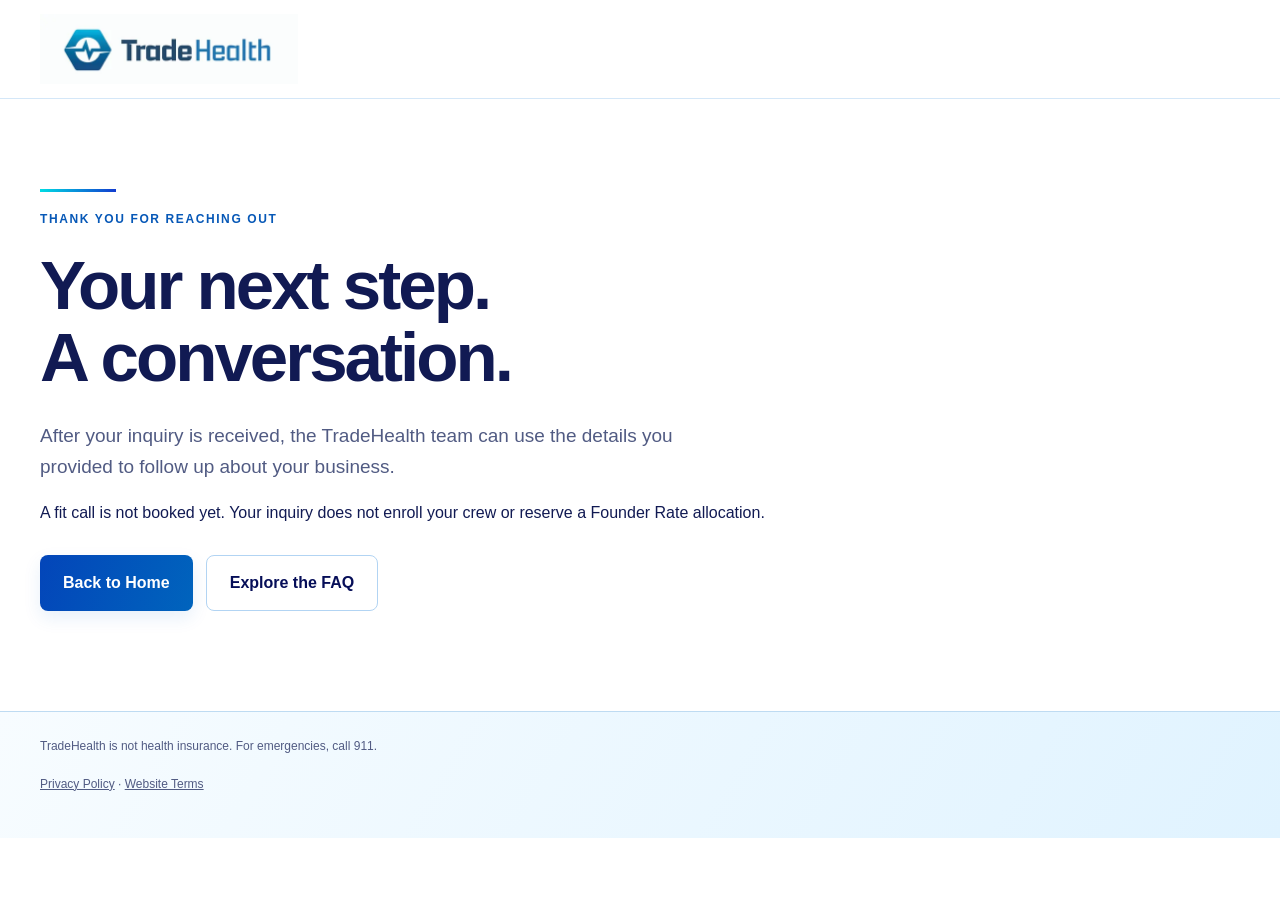
<file: thank-you.html>
<!doctype html>
<html lang="en">
  <head>
    <meta charset="utf-8" />
    <meta name="viewport" content="width=device-width,initial-scale=1" />
    <meta name="robots" content="noindex" />
    <title>Thank You | TradeHealth</title>
    <link rel="stylesheet" href="style.css" />
    <link rel="stylesheet" href="launch.css" />
  </head>
  <body class="deck-theme">
    <header>
      <div class="wrap header-inner">
        <a class="brand" href="index.html" aria-label="TradeHealth home"
          ><img
            src="logo-horizontal.webp"
            alt="TradeHealth"
            width="520"
            height="142"
        /></a>
      </div>
    </header>
    <main class="confirmation wrap">
      <p class="eyebrow accent-rule">Thank you for reaching out</p>
      <h1>Your next step.<br />A conversation.</h1>
      <p class="lead">
        After your inquiry is received, the TradeHealth team can use the details
        you provided to follow up about your business.
      </p>
      <p>
        A fit call is not booked yet. Your inquiry does not enroll your crew or
        reserve a Founder Rate allocation.
      </p>
      <div class="actions">
        <a class="btn" href="index.html">Back to Home</a
        ><a class="btn secondary" href="faq.html">Explore the FAQ</a>
      </div>
    </main>
    <footer>
      <div class="wrap footer-bottom">
        <p>TradeHealth is not health insurance. For emergencies, call 911.</p>
        <p>
          <a href="privacy.html">Privacy Policy</a> ·
          <a href="terms.html">Website Terms</a>
        </p>
      </div>
    </footer>
  </body>
</html>
</file>
<file: style.css>
:root {
  --navy: #102f60;
  --blue: #2b84e8;
  --cyan: #4fe3f0;
  --ink: #17324f;
  --muted: #5d6f83;
  --line: #dce5ee;
  --bg: #f5f8fc;
}
* {
  box-sizing: border-box;
}
html {
  scroll-behavior: smooth;
}
body {
  margin: 0;
  font-family: Arial, Helvetica, sans-serif;
  color: var(--ink);
  font-size: 16px;
  line-height: 1.65;
}
a {
  color: inherit;
}
button,
input,
select {
  font: inherit;
}
a,
button,
input,
select,
summary {
  outline-offset: 5px;
}
header {
  border-bottom: 1px solid var(--line);
  background: white;
  position: sticky;
  top: 0;
  z-index: 20;
}
.wrap {
  max-width: 1240px;
  margin: auto;
  padding: 0 40px;
}
.header-inner {
  height: 94px;
  display: flex;
  align-items: center;
  gap: 30px;
}
.brand {
  margin-right: auto;
  width: 245px;
  display: block;
}
.brand img {
  display: block;
  width: 100%;
}
nav {
  display: flex;
  gap: 28px;
  align-items: center;
}
nav a {
  text-decoration: none;
  font-size: 14px;
  font-weight: 600;
}
nav a.active {
  color: var(--blue);
}
.btn {
  display: inline-flex;
  justify-content: center;
  align-items: center;
  padding: 14px 22px;
  background: var(--blue);
  color: white;
  text-decoration: none;
  font-weight: 700;
  border: 1px solid var(--blue);
  border-radius: 5px;
  cursor: pointer;
  line-height: 1.4;
}
.btn:hover {
  background: #1469c7;
}
.btn.secondary {
  background: transparent;
  color: var(--navy);
  border-color: #b9cadd;
}
.eyebrow {
  text-transform: uppercase;
  font-size: 13px;
  letter-spacing: 2px;
  font-weight: 700;
  color: var(--blue);
  margin: 0 0 20px;
}
.hero {
  background: var(--bg);
  position: relative;
  overflow: hidden;
}
.hero .wrap {
  padding-top: 80px;
  padding-bottom: 80px;
}
.hero-grid {
  display: grid;
  grid-template-columns: 1.25fr 1fr;
  gap: 65px;
  align-items: center;
}
h1 {
  font-size: clamp(42px, 5.4vw, 74px);
  letter-spacing: -3px;
  line-height: 1.04;
  margin: 0 0 26px;
  max-width: 780px;
}
h1 span {
  color: var(--blue);
}
.lead {
  font-size: 19px;
  line-height: 1.65;
  color: var(--muted);
  max-width: 650px;
}
.actions {
  display: flex;
  flex-wrap: wrap;
  gap: 13px;
  margin-top: 28px;
}
.price-line {
  font-size: 14px;
  margin-top: 20px;
}
.blueprint {
  background-color: #e9f3ff;
  background-image:
    linear-gradient(#2b84e810 1px, transparent 1px),
    linear-gradient(90deg, #2b84e810 1px, transparent 1px);
  background-size: 28px 28px;
  padding: 35px;
  border: 1px solid #cbdef1;
  min-height: 390px;
  display: flex;
  flex-direction: column;
  justify-content: center;
  position: relative;
}
.blueprint img {
  width: 100%;
  mix-blend-mode: multiply;
}
.blueprint .stamp {
  border-top: 1px solid #b5cbe2;
  display: flex;
  justify-content: space-between;
  padding-top: 14px;
  margin-top: 24px;
  font-size: 12px;
  text-transform: uppercase;
  letter-spacing: 1px;
}
.trust {
  border-top: 1px solid var(--line);
  border-bottom: 1px solid var(--line);
}
.trust .wrap {
  display: grid;
  grid-template-columns: repeat(4, 1fr);
  gap: 18px;
  padding-top: 22px;
  padding-bottom: 22px;
  font-size: 14px;
  font-weight: 600;
}
.check {
  color: var(--blue);
  margin-right: 8px;
}
section {
  padding: 84px 0;
}
h2 {
  font-size: clamp(30px, 3.2vw, 43px);
  line-height: 1.15;
  letter-spacing: -1.3px;
  margin: 0 0 22px;
  max-width: 820px;
}
h3 {
  font-size: 21px;
  line-height: 1.3;
  margin: 0 0 14px;
}
p {
  margin: 0 0 18px;
}
.split {
  display: grid;
  grid-template-columns: 1fr 1fr;
  gap: 80px;
}
.muted {
  color: var(--muted);
}
.light {
  background: var(--bg);
}
.cards {
  display: grid;
  grid-template-columns: repeat(3, 1fr);
  gap: 22px;
}
.card {
  border: 1px solid var(--line);
  padding: 30px;
  background: white;
  border-radius: 7px;
}
.card p {
  color: var(--muted);
  margin: 0;
}
.num {
  font-family: monospace;
  font-size: 15px;
  color: var(--blue);
  display: block;
  margin-bottom: 28px;
}
.features {
  display: grid;
  grid-template-columns: repeat(3, 1fr);
  gap: 0;
  margin-top: 35px;
}
.feature {
  padding: 28px;
  border-top: 1px solid var(--line);
}
.feature p {
  color: var(--muted);
}
.feature-icon {
  color: var(--blue);
  font-size: 26px;
  margin-bottom: 16px;
}
.callout {
  background: var(--navy);
  color: white;
  padding: 54px;
  display: grid;
  grid-template-columns: 1.4fr 1fr;
  gap: 50px;
  align-items: center;
  border-radius: 7px;
}
.callout p {
  color: #c8d8ed;
}
.callout .eyebrow {
  color: var(--cyan);
}
.callout h2 {
  font-size: 38px;
}
.callout .btn {
  justify-self: end;
}
.price {
  font-size: 62px;
  font-weight: 700;
  letter-spacing: -2px;
  line-height: 1.2;
  color: var(--navy);
}
.price small {
  font-size: 16px;
  font-weight: 400;
  letter-spacing: 0;
  color: var(--muted);
}
.price-card {
  position: relative;
  padding-top: 42px;
}
.price-card.featured {
  border: 2px solid var(--blue);
}
.pill {
  position: absolute;
  top: -15px;
  background: var(--blue);
  color: white;
  padding: 4px 15px;
  border-radius: 20px;
  font-size: 12px;
  letter-spacing: 1px;
}
.price-card .btn {
  width: 100%;
  margin-top: 24px;
}
.price-card ul {
  padding-left: 20px;
  font-size: 15px;
  color: var(--muted);
}
.calc {
  display: grid;
  grid-template-columns: 1fr 1.1fr;
  gap: 60px;
  align-items: center;
}
.calc-box {
  border: 1px solid var(--line);
  padding: 32px;
  border-radius: 8px;
  background: white;
}
.calc-results {
  display: grid;
  grid-template-columns: 1fr 1fr;
  gap: 20px;
  border-top: 1px solid var(--line);
  padding-top: 24px;
  margin-top: 24px;
}
.calc-results strong {
  font-size: 35px;
  line-height: 1.3;
  display: block;
  color: var(--navy);
}
label {
  display: block;
  font-size: 14px;
  font-weight: 700;
  margin-bottom: 8px;
}
input,
select {
  width: 100%;
  border: 1px solid #bacadc;
  border-radius: 4px;
  padding: 12px;
  background: white;
  color: var(--ink);
  min-height: 49px;
}
.form-grid {
  display: grid;
  grid-template-columns: 1fr 1fr;
  gap: 20px;
}
.full {
  grid-column: 1/-1;
}
.form-panel {
  padding: 36px;
  border: 1px solid var(--line);
  border-radius: 8px;
  background: white;
}
.small {
  font-size: 14px;
  color: var(--muted);
}
.form-note {
  background: #eef5fc;
  padding: 15px;
  border-radius: 4px;
  font-size: 14px;
  margin: 18px 0;
}
.steps {
  counter-reset: steps;
}
.step {
  border-bottom: 1px solid var(--line);
  padding: 25px 0;
  display: grid;
  grid-template-columns: 40px 1fr;
  gap: 20px;
}
.step::before {
  counter-increment: steps;
  content: "0" counter(steps);
  color: var(--blue);
  font-family: monospace;
}
.step p {
  color: var(--muted);
  margin: 0;
}
.privacy {
  border-left: 3px solid var(--blue);
  padding-left: 25px;
}
.list {
  padding-left: 22px;
}
.list li {
  margin-bottom: 12px;
}
details {
  border-bottom: 1px solid var(--line);
  padding: 20px 0;
}
summary {
  font-size: 18px;
  font-weight: 700;
  cursor: pointer;
  list-style: none;
  display: flex;
  justify-content: space-between;
  gap: 20px;
}
summary::after {
  content: "+";
  font-size: 24px;
  font-weight: 400;
  color: var(--blue);
}
details[open] summary::after {
  content: "−";
}
details p {
  padding-top: 14px;
  max-width: 800px;
  color: var(--muted);
}
.faq-wrap {
  max-width: 900px;
}
.faq-wrap h3 {
  margin-top: 40px;
  color: var(--blue);
}
.page-head {
  padding: 65px 0;
  background: var(--bg);
  border-bottom: 1px solid var(--line);
}
.page-head h1 {
  font-size: 58px;
}
.footer-main {
  padding: 55px 0;
  display: grid;
  grid-template-columns: 1fr 1fr 1fr;
  gap: 50px;
}
.footer-logo {
  width: 205px;
  mix-blend-mode: multiply;
  display: block;
  margin-bottom: 15px;
}
.footer-links {
  display: grid;
  grid-template-columns: 1fr 1fr;
  gap: 12px;
  font-size: 14px;
}
.footer-links a {
  text-decoration: none;
}
.footer-bottom {
  padding: 25px 0;
  border-top: 1px solid var(--line);
  font-size: 12px;
  color: var(--muted);
}
footer {
  background: var(--bg);
}
.notice {
  font-size: 12px;
  background: #e7f1fc;
  padding: 6px 16px;
  text-align: center;
  color: #365674;
}
.menu {
  display: none;
  background: none;
  border: 1px solid var(--line);
  padding: 8px;
  border-radius: 4px;
  color: var(--navy);
}
.hidden {
  display: none !important;
}
.success {
  padding: 30px;
  background: #eef5fc;
  border-left: 3px solid var(--blue);
}
@media (max-width: 950px) {
  .wrap {
    padding-left: 24px;
    padding-right: 24px;
  }
  .header-inner {
    height: 80px;
    gap: 14px;
  }
  .brand {
    width: 190px;
  }
  nav {
    gap: 16px;
  }
  .hero-grid {
    gap: 30px;
  }
  h1 {
    letter-spacing: -2px;
  }
  .blueprint {
    padding: 20px;
    min-height: 330px;
  }
  .split {
    gap: 35px;
  }
  .cards {
    gap: 13px;
  }
  .card {
    padding: 24px;
  }
  .callout {
    padding: 35px;
  }
}
@media (max-width: 740px) {
  .menu {
    display: block;
  }
  .header-inner > .btn {
    font-size: 13px;
    padding: 10px 12px;
  }
  nav {
    display: none;
    position: absolute;
    top: 80px;
    left: 0;
    right: 0;
    background: white;
    padding: 24px;
    border-bottom: 1px solid var(--line);
    flex-direction: column;
    align-items: start;
  }
  nav.open {
    display: flex;
  }
  .brand {
    width: 165px;
  }
  .hero .wrap {
    padding-top: 48px;
    padding-bottom: 45px;
  }
  .hero-grid,
  .split,
  .calc {
    grid-template-columns: 1fr;
    gap: 35px;
  }
  .blueprint {
    min-height: 280px;
  }
  .blueprint img {
    max-width: 360px;
    align-self: center;
  }
  .trust .wrap {
    grid-template-columns: 1fr 1fr;
    font-size: 12px;
  }
  .cards,
  .features {
    grid-template-columns: 1fr;
  }
  .callout {
    grid-template-columns: 1fr;
    gap: 20px;
  }
  .callout .btn {
    justify-self: start;
  }
  section {
    padding: 55px 0;
  }
  .page-head h1 {
    font-size: 42px;
    letter-spacing: -1.5px;
  }
  .page-head {
    padding: 45px 0;
  }
  .form-grid {
    grid-template-columns: 1fr;
  }
  .form-panel {
    padding: 22px;
  }
  .footer-main {
    grid-template-columns: 1fr;
    gap: 30px;
  }
  .features .feature {
    padding: 22px 0;
  }
  .price-card {
    margin-top: 10px;
  }
  .calc-results strong {
    font-size: 30px;
  }
  .lead {
    font-size: 17px;
  }
  h1 {
    font-size: 48px;
  }
}
/* Supplied TradeHealth visual system */
:root {
  --navy: #060e58;
  --blue: #0079ff;
  --cyan: #00dce4;
  --ink: #111a53;
  --muted: #515b83;
  --line: #d4e7f8;
  --bg: #eff8ff;
}
body {
  font-family: Arial, Helvetica, sans-serif;
}
header {
  background: rgba(255, 255, 255, 0.97);
}
.notice {
  background: #071555;
  color: #dcefff;
  letter-spacing: 0.3px;
}
.wrap {
  max-width: 1320px;
}
.header-inner {
  height: 98px;
}
.brand {
  width: 258px;
}
.btn {
  background: linear-gradient(110deg, #0345b9, #008bff);
  border: 0;
  border-radius: 8px;
  box-shadow: 0 7px 18px #0066ce19;
  padding: 16px 23px;
}
.btn:hover {
  background: linear-gradient(110deg, #062988, #0070df);
}
.btn.secondary {
  background: rgba(255, 255, 255, 0.8);
  border: 1px solid #b2d4f3;
  box-shadow: none;
}
.hero {
  background:
    radial-gradient(ellipse at 5% 100%, #ceeeff 0, transparent 60%),
    linear-gradient(115deg, #fff 20%, #f1faff 72%, #b3e6ff);
  isolation: isolate;
}
.hero .wrap {
  padding-top: 62px;
  padding-bottom: 62px;
}
.hero-grid {
  grid-template-columns: 1.13fr 1fr;
  gap: 20px;
  min-height: 640px;
}
.hero h1 {
  font-weight: 900;
  font-size: clamp(48px, 5.7vw, 80px);
  letter-spacing: -3.5px;
  line-height: 1.02;
}
.hero h1 span,
h2 span {
  background: linear-gradient(100deg, #0451dd, #009cf4);
  background-clip: text;
  -webkit-background-clip: text;
  color: transparent;
}
.hero .lead {
  font-size: 20px;
  line-height: 1.55;
  max-width: 610px;
}
.eyebrow {
  color: #0758b7;
  letter-spacing: 1.6px;
  font-size: 12px;
}
.accent-rule:before {
  content: "";
  display: block;
  width: 76px;
  height: 3px;
  background: linear-gradient(90deg, var(--cyan), #123ccf);
  margin-bottom: 18px;
}
.hero-photo {
  position: relative;
  align-self: stretch;
  min-height: 530px;
  background: #087ce1;
  clip-path: polygon(19% 0, 100% 0, 100% 100%, 19% 100%, 0 51%);
  overflow: hidden;
  margin-right: -40px;
}
.hero-photo > img {
  width: 100%;
  height: 100%;
  position: absolute;
  object-fit: cover;
  object-position: 58% center;
}
.photo-overlay {
  position: absolute;
  inset: 0;
  background: linear-gradient(0deg, #02175adb, transparent 50%, #0050a329);
}
.photo-caption {
  position: absolute;
  top: 29px;
  right: 26px;
  color: white;
  font-size: 12px;
  font-weight: 700;
  letter-spacing: 3px;
  text-align: right;
  line-height: 1.9;
}
.photo-caption:after {
  content: "";
  height: 3px;
  width: 70px;
  display: block;
  background: var(--cyan);
  margin: 12px 0 0 auto;
}
.photo-tag {
  position: absolute;
  bottom: 37px;
  left: 25%;
  color: white;
}
.photo-tag span {
  font-size: 10px;
  letter-spacing: 1.5px;
}
.photo-tag strong {
  font-size: 30px;
  line-height: 1.2;
  display: block;
  margin-top: 8px;
}
.hex-field {
  pointer-events: none;
  position: absolute;
  inset: 0;
  overflow: hidden;
}
.hex-field i {
  position: absolute;
  display: block;
  width: 110px;
  height: 99px;
  clip-path: polygon(25% 0, 75% 0, 100% 50%, 75% 100%, 25% 100%, 0 50%);
  background: linear-gradient(135deg, #00e7e7bf, #0088ffb3);
  right: 5%;
  bottom: 10%;
  transform: rotate(0deg);
}
.hex-field i:nth-child(2) {
  width: 85px;
  height: 76px;
  right: 20%;
  bottom: 0;
  opacity: 0.6;
}
.hex-field i:nth-child(3) {
  width: 130px;
  height: 116px;
  right: -8%;
  bottom: 22%;
  opacity: 0.45;
}
.trust {
  background: white;
}
.trust .wrap {
  color: #1e346d;
}
.check {
  color: #007fff;
}
.light,
.why-section {
  background:
    radial-gradient(ellipse at 0 100%, #cceeff, transparent 65%),
    linear-gradient(120deg, #f9fcff, #edf8ff);
}
h2 {
  font-weight: 800;
  color: var(--navy);
  letter-spacing: -1.5px;
  max-width: 900px;
}
.card {
  border: 1px solid #fff;
  border-radius: 16px;
  background: linear-gradient(140deg, #ffffffed, #f9fdffda);
  box-shadow: 0 12px 35px #065ab508;
}
.card h3 {
  color: var(--navy);
}
.card h3:after,
.feature h3:after {
  content: "";
  display: block;
  width: 45px;
  height: 2px;
  background: linear-gradient(90deg, var(--cyan), var(--blue));
  margin-top: 12px;
}
.feature {
  background: #ffffffbd;
  border: 1px solid #ffffff;
  border-radius: 14px;
  padding: 28px;
}
.features {
  gap: 18px;
}
.feature-icon {
  display: flex;
  align-items: center;
  justify-content: center;
  width: 62px;
  height: 55px;
  clip-path: polygon(25% 0, 75% 0, 100% 50%, 75% 100%, 25% 100%, 0 50%);
  background: linear-gradient(135deg, #aef9fa, #8edaff);
  font-size: 27px;
  color: #0339ab;
}
.num {
  color: #0868d2;
  font-weight: 700;
}
.callout {
  border: 1px solid #ffffff;
  background: linear-gradient(105deg, #071c6a, #005dc3 65%, #008bff);
  border-radius: 14px;
  position: relative;
  overflow: hidden;
}
.callout h2 {
  color: white;
}
.callout .btn {
  background: white;
  color: #064fb2;
  box-shadow: 0 8px 25px #0015592e;
}
.callout .eyebrow {
  color: #5ef6fa;
}
.callout .accent-rule:before {
  background: linear-gradient(90deg, #00edf1, #54b6ff);
}
.page-head {
  position: relative;
  overflow: hidden;
  background:
    radial-gradient(ellipse at 85% 0, #b4e6ff, transparent 65%),
    linear-gradient(115deg, white, #eaf8ff);
}
.page-head .wrap {
  position: relative;
}
.page-head h1 {
  font-weight: 900;
  font-size: 64px;
  max-width: 980px;
  position: relative;
  z-index: 1;
}
.page-head .lead {
  position: relative;
  z-index: 1;
}
.page-head .hex-field {
  left: 70%;
  opacity: 0.5;
}
.page-head .hex-field i {
  bottom: 30%;
}
.page-head .hex-field i:nth-child(2) {
  bottom: 5%;
  right: 35%;
}
.page-head .hex-field i:nth-child(3) {
  bottom: 60%;
  right: 30%;
}
.workflow-grid {
  display: grid;
  grid-template-columns: repeat(4, 1fr);
  gap: 18px;
}
.workflow-section {
  background: linear-gradient(180deg, white, #edf8ff);
}
.workflow-grid .card {
  border-color: #d7ecfb;
}
.separation {
  margin-top: 26px;
  border: 1px solid #bfdef6;
  background: linear-gradient(100deg, #d6f3ff, #eefaff);
  border-radius: 12px;
  display: grid;
  grid-template-columns: 1fr 1fr;
  padding: 30px;
  gap: 40px;
}
.separation > div + div {
  border-left: 2px solid #00cfe5;
  padding-left: 30px;
}
.separation .eyebrow {
  font-size: 11px;
}
.separation h3 {
  margin-top: 8px;
}
.separation p {
  font-size: 14px;
  color: var(--muted);
  margin: 0;
}
.section-heading {
  display: grid;
  grid-template-columns: 1.2fr 1fr;
  gap: 70px;
  align-items: end;
  margin-bottom: 35px;
}
.section-heading .lead {
  font-size: 18px;
}
.price-card.featured {
  border: 2px solid #0282ff;
}
.pill {
  background: linear-gradient(90deg, #0755cd, #009bf9);
}
.price {
  color: #006aeb;
}
.calc-box,
.form-panel {
  border-radius: 16px;
  border-color: #d0e4f7;
  box-shadow: 0 15px 35px #0056b307;
}
.privacy {
  border-color: #00c8e0;
}
.footer-main h3 {
  color: #0756bc;
}
footer {
  background: linear-gradient(120deg, #f7fcff, #e0f3ff);
}
.footer-bottom {
  border-color: #bedbf2;
}
.footer-logo {
  max-width: 205px;
}
.workflow-grid h3 {
  font-size: 20px;
}
@media (min-width: 1500px) {
  .hero-photo {
    margin-right: -80px;
  }
}
@media (max-width: 1050px) {
  .hero-grid {
    gap: 20px;
    min-height: 560px;
  }
  .hero h1 {
    font-size: 60px;
  }
  .hero-photo {
    min-height: 480px;
  }
  .hero .lead {
    font-size: 18px;
  }
  .brand {
    width: 220px;
  }
  .header-inner {
    gap: 20px;
  }
  nav {
    gap: 19px;
  }
  .workflow-grid {
    grid-template-columns: 1fr 1fr;
  }
  .section-heading {
    gap: 35px;
  }
}
@media (max-width: 740px) {
  .hero-grid {
    grid-template-columns: 1fr;
    gap: 30px;
    min-height: 0;
  }
  .hero .wrap {
    padding-top: 40px;
    padding-bottom: 0;
  }
  .hero h1 {
    font-size: 52px;
    letter-spacing: -2px;
  }
  .hero-photo {
    min-height: 370px;
    margin: 0 -24px;
    clip-path: polygon(8% 0, 100% 0, 100% 100%, 0 100%, 0 18%);
  }
  .photo-tag {
    left: 26px;
    bottom: 25px;
  }
  .photo-tag strong {
    font-size: 25px;
  }
  .hero-photo > img {
    object-position: center 45%;
  }
  .header-inner {
    height: 80px;
    gap: 12px;
  }
  .brand {
    width: 165px;
  }
  .btn {
    padding: 14px 17px;
  }
  .page-head h1 {
    font-size: 44px;
  }
  .page-head .hex-field {
    left: 65%;
    opacity: 0.28;
  }
  .section-heading {
    grid-template-columns: 1fr;
    gap: 0;
  }
  .workflow-grid {
    grid-template-columns: 1fr;
  }
  .separation {
    grid-template-columns: 1fr;
    gap: 22px;
    padding: 23px;
  }
  .separation > div + div {
    border-left: 0;
    border-top: 2px solid #00cfe5;
    padding: 20px 0 0;
  }
  .feature {
    padding: 25px !important;
  }
  .callout h2 {
    font-size: 32px;
  }
  .trust .wrap {
    font-size: 13px;
  }
  .eyebrow {
    font-size: 12px;
  }
  nav {
    top: 80px;
  }
  .callout {
    padding: 30px;
  }
  .hero .actions .btn {
    width: 100%;
  }
}
.founder-ribbon {
  display: block;
  text-align: center;
  text-decoration: none;
  background: linear-gradient(105deg, #034cb7, #007cff);
  color: #fff;
  padding: 11px 22px;
  font-size: 14px;
  line-height: 1.5;
}
.founder-ribbon strong {
  color: #baffff;
  letter-spacing: 0.8px;
}
.founder-ribbon span {
  margin-left: 16px;
}
.founder-special {
  background: linear-gradient(110deg, #061352, #053a98 65%, #006bdd);
  color: white;
  padding: 60px 0;
  border-top: 4px solid var(--cyan);
  position: relative;
  overflow: hidden;
}
.founder-layout {
  display: grid;
  grid-template-columns: 1.25fr 1fr;
  gap: 70px;
  align-items: center;
}
.founder-badge {
  display: inline-block;
  color: #051853;
  background: #65f5f0;
  padding: 6px 13px;
  font-size: 12px;
  font-weight: 800;
  letter-spacing: 1.5px;
  border-radius: 4px;
  margin-bottom: 23px;
}
.founder-special h2 {
  color: white;
  font-size: 44px;
}
.founder-special p {
  max-width: 610px;
  color: #dbeaff;
}
.founder-special .btn {
  background: white;
  color: #064bb2;
  margin-top: 7px;
}
.founder-price {
  border: 1px solid #78cfff7d;
  background: #ffffff0c;
  border-radius: 18px;
  padding: 30px 35px;
}
.standard-price {
  font-size: 16px;
  color: #c6e0ff;
}
.standard-price s {
  margin-left: 6px;
  font-size: 24px;
}
.founder-price > div {
  display: flex;
  gap: 22px;
  align-items: center;
  margin: 8px 0 12px;
}
.founder-price strong {
  font-size: 110px;
  line-height: 1;
  letter-spacing: -6px;
  color: #64fff4;
}
.founder-price > div span {
  font-size: 19px;
  line-height: 1.5;
}
.founder-price p {
  font-size: 14px;
  margin-bottom: 20px;
}
.founder-limit {
  display: block;
  border-top: 1px solid #8cbbf366;
  padding-top: 18px;
  color: #b2fff9;
  font-size: 12px;
  letter-spacing: 1.5px;
  font-weight: 700;
}
.rate-choice {
  border-bottom: 1px solid var(--line);
  padding-bottom: 20px;
  margin-bottom: 20px;
}
.calc-founder-note {
  margin: 20px 0 0;
  line-height: 1.6;
}
.founder-form-note {
  border: 1px solid #9cdbe9;
  background: #e9fcff;
  padding: 18px;
  border-radius: 8px;
  margin-bottom: 20px;
  color: #044888;
}
.founder-form-note p {
  font-size: 14px;
  margin: 8px 0 0;
}
.price-line {
  line-height: 1.7;
}
@media (max-width: 740px) {
  .founder-layout {
    grid-template-columns: 1fr;
    gap: 30px;
  }
  .founder-special {
    padding: 40px 0;
  }
  .founder-special h2 {
    font-size: 35px;
  }
  .founder-price {
    padding: 27px;
  }
  .founder-price strong {
    font-size: 88px;
  }
  .founder-ribbon {
    font-size: 12px;
    padding: 10px 16px;
  }
  .founder-ribbon span {
    display: block;
    margin-left: 0;
  }
  .founder-badge {
    font-size: 12px;
  }
  .founder-price > div span {
    font-size: 17px;
  }
}
</file>
<file: launch.css>
/* Launch refinements to the supplied brand: accessible, responsive and resilient. */
:root {
  --action-blue: #0758b7;
  --focus-color: #ac4400;
  --ease-arrive: cubic-bezier(0.16, 1, 0.3, 1);
}
img {
  max-width: 100%;
  height: auto;
}
textarea {
  font: inherit;
  width: 100%;
  border: 1px solid #bacadc;
  border-radius: 4px;
  padding: 12px;
  color: var(--ink);
  background: white;
  resize: vertical;
}
.brand {
  flex-shrink: 0;
}
.skip-link {
  position: fixed;
  top: -100px;
  left: 16px;
  z-index: 100;
  padding: 12px 20px;
  background: white;
  color: var(--navy);
  border: 2px solid var(--navy);
}
.skip-link:focus {
  top: 12px;
}
:focus-visible {
  outline: 3px solid var(--focus-color);
  outline-offset: 4px;
}
main:focus {
  outline: none;
}
section[id] {
  scroll-margin-top: 110px;
}
.btn {
  background: linear-gradient(110deg, #0345b9, #0064bd);
  transition:
    background-color 180ms ease,
    color 180ms ease,
    border-color 180ms ease,
    box-shadow 180ms ease,
    transform 180ms var(--ease-arrive);
}
.btn:hover,
.btn:focus-visible {
  background: #0345b9;
  color: white;
  box-shadow: 0 9px 22px #0345b925;
}
.btn.secondary:hover,
.btn.secondary:focus-visible {
  background: var(--navy);
  color: white;
  border-color: var(--navy);
}
.callout .btn:hover,
.callout .btn:focus-visible,
.founder-special .btn:hover,
.founder-special .btn:focus-visible {
  background: #e5f6ff;
  color: #0345b9;
}
@media (hover: hover) {
  .btn:hover:not(:disabled) {
    transform: translateY(-2px);
  }
  nav a:hover {
    color: var(--action-blue);
  }
}
.btn:active:not(:disabled) {
  transform: translateY(0);
  box-shadow: none;
}
.btn:disabled {
  cursor: wait;
  opacity: 0.7;
}
nav a.active,
.faq-wrap h3,
.check {
  color: var(--action-blue);
}
.price {
  color: var(--action-blue);
}
.num {
  color: var(--action-blue);
}
.founder-ribbon {
  background: linear-gradient(105deg, #034cb7, #0064bd);
}
.consent {
  display: flex;
  align-items: flex-start;
  gap: 12px;
  font-weight: 400;
  margin-top: 24px;
}
.consent input {
  width: 20px;
  min-height: 20px;
  height: 20px;
  flex: 0 0 20px;
  margin: 3px 0 0;
  accent-color: var(--action-blue);
}
.consent a,
.legal-copy a {
  text-underline-offset: 3px;
}
.form-status {
  border-left: 3px solid var(--focus-color);
  background: #fff7ed;
  padding: 20px;
  margin-top: 24px;
}
.legal-copy {
  max-width: 960px;
}
.legal-copy h2 {
  font-size: 27px;
  margin-top: 35px;
}
.confirmation {
  padding-top: 90px;
  padding-bottom: 100px;
  min-height: 65vh;
}
.footer-bottom,
.footer-main {
  padding-left: 40px;
  padding-right: 40px;
}
.form-panel,
.calc-box,
.split > *,
.hero-grid > * {
  min-width: 0;
}
.calc-results strong {
  overflow-wrap: anywhere;
  font-variant-numeric: tabular-nums;
}
/* One fast arrival sequence: copy settles into place as the jobsite frame arrives. */
.hero-grid > div:first-child,
.page-head .wrap,
.confirmation {
  animation: content-arrive 560ms var(--ease-arrive) both;
}
.hero-photo {
  animation: photo-arrive 700ms var(--ease-arrive) 70ms both;
}
.hero .accent-rule::before,
.page-head .accent-rule::before {
  transform-origin: left;
  animation: rule-arrive 600ms var(--ease-arrive) 100ms both;
}
@keyframes content-arrive {
  from {
    opacity: 0.35;
    transform: translateY(16px);
  }
  to {
    opacity: 1;
    transform: translateY(0);
  }
}
@keyframes photo-arrive {
  from {
    opacity: 0.5;
    transform: translateX(20px);
  }
  to {
    opacity: 1;
    transform: translateX(0);
  }
}
@keyframes rule-arrive {
  from {
    transform: scaleX(0.25);
  }
  to {
    transform: scaleX(1);
  }
}
/* Progressive enhancement: supported browsers crossfade same-origin page changes. */
@view-transition {
  navigation: auto;
}
::view-transition-old(root) {
  animation: page-away 120ms ease-out both;
}
::view-transition-new(root) {
  animation: page-in 180ms ease-out both;
}
@keyframes page-away {
  to {
    opacity: 0;
  }
}
@keyframes page-in {
  from {
    opacity: 0;
  }
  to {
    opacity: 1;
  }
}
@media (max-width: 1050px) and (min-width: 741px) {
  .header-inner {
    gap: 14px;
  }
  .brand {
    width: 180px;
  }
  nav {
    gap: 14px;
  }
  .header-inner > .btn {
    padding: 12px 16px;
  }
}
@media (max-width: 740px) {
  .footer-bottom,
  .footer-main {
    padding-left: 24px;
    padding-right: 24px;
  }
  .menu {
    min-width: 44px;
    min-height: 44px;
    font-size: 22px;
    line-height: 1;
  }
  nav a {
    display: block;
    padding: 8px 0;
    min-height: 44px;
  }
  .footer-links a {
    min-height: 44px;
    display: flex;
    align-items: center;
  }
  .header-inner {
    gap: 8px;
  }
  .brand {
    width: clamp(115px, 33vw, 165px);
  }
  .header-inner > .btn {
    padding: 10px;
    white-space: nowrap;
  }
  .hero h1 {
    font-size: clamp(39px, 11vw, 52px);
  }
  .page-head h1 {
    font-size: clamp(34px, 10vw, 44px);
    overflow-wrap: break-word;
  }
  .founder-price > div {
    gap: 14px;
  }
  .founder-price strong {
    font-size: 76px;
  }
  .founder-price > div span {
    font-size: 16px;
  }
  .calc-box {
    padding: 22px;
  }
  .calc-results {
    gap: 10px;
  }
  .calc-results strong {
    font-size: clamp(22px, 6vw, 30px);
  }
  .callout {
    padding: 25px;
  }
  .callout h2 {
    font-size: 30px;
  }
  html:not(.js) .header-inner {
    height: auto;
    min-height: 80px;
    flex-wrap: wrap;
    padding-top: 16px;
    padding-bottom: 16px;
  }
  html:not(.js) nav {
    display: flex;
    position: static;
    order: 4;
    width: 100%;
    padding: 10px 0;
  }
  html:not(.js) .menu {
    display: none;
  }
}
@media (prefers-reduced-motion: reduce) {
  @view-transition {
    navigation: none;
  }
  .btn:hover:not(:disabled),
  .btn:active:not(:disabled) {
    transform: none;
  }
  html {
    scroll-behavior: auto;
  }
  *,
  *::before,
  *::after {
    animation: none !important;
    transition: none !important;
  }
}
</file>
